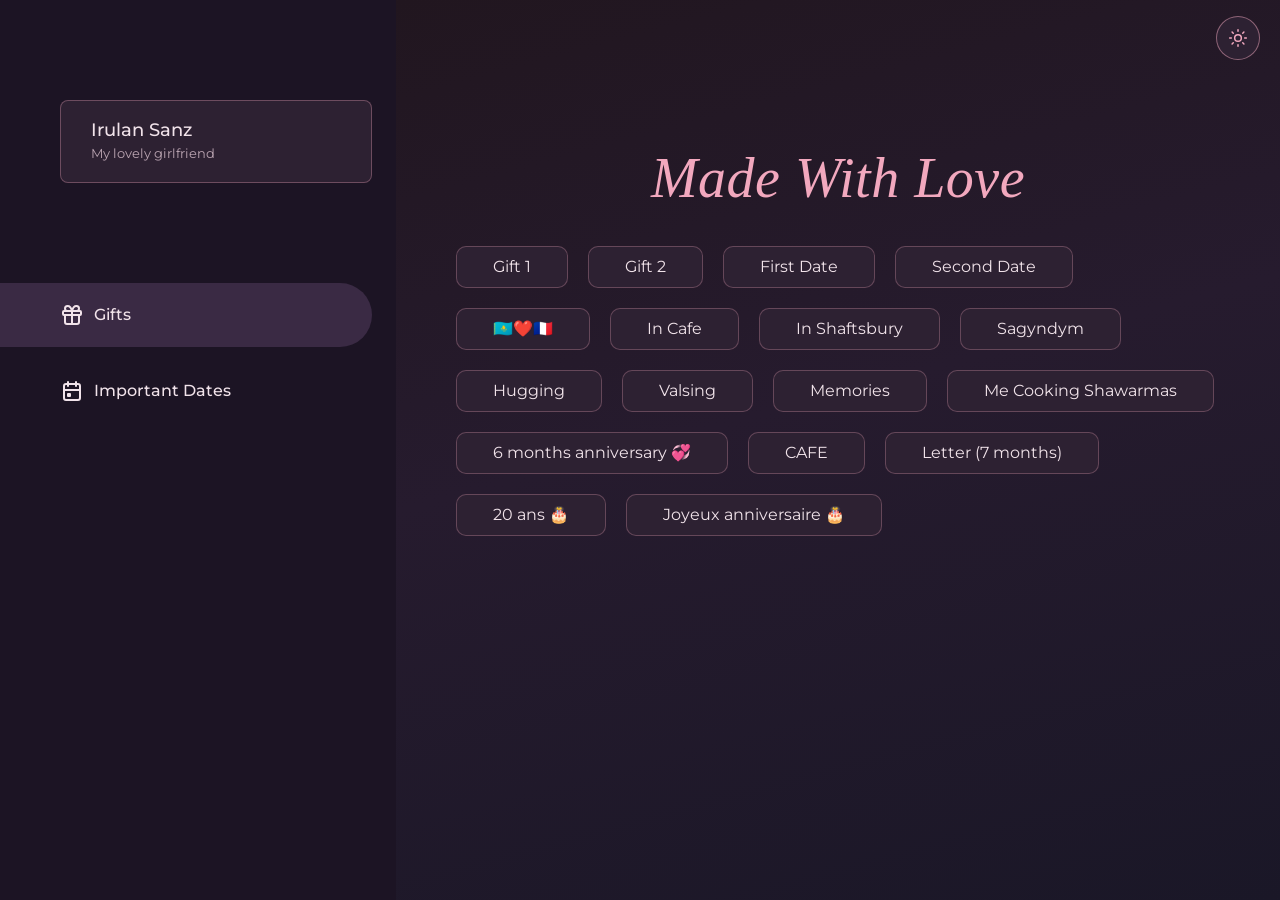
<file: index.html>
<!DOCTYPE html>
<html lang="en">
<head>
    <meta charset="UTF-8">
    <meta name="viewport" content="width=device-width, initial-scale=1.0">
    <title>So Close But So Far</title>
    <link rel="shortcut icon" href="src/heart.png" type="image/x-icon">
    <link rel="preconnect" href="https://fonts.googleapis.com">
    <link rel="preconnect" href="https://fonts.gstatic.com" crossorigin>
    <link href="https://fonts.googleapis.com/css2?family=Montserrat:wght@400;500;700&family=Rubik:wght@500&display=swap"
          rel="stylesheet">
    <link rel="stylesheet" href="src/style.css?v=dark1">
<script>(function(){var t='dark';try{var v=localStorage.getItem('theme');if(v==='light'||v==='dark')t=v;}catch(e){}document.documentElement.setAttribute('data-theme',t);})();</script>
</head>
<body id="body">
<button class="theme" id="theme" type="button" aria-label="Thème clair" title="Dark / light">
    <svg class="moon" width="20" height="20" viewBox="0 0 24 24" aria-hidden="true"><path d="M20 14.5A8.5 8.5 0 0 1 9.5 4 8.5 8.5 0 1 0 20 14.5z"/></svg>
    <svg class="sun" width="20" height="20" viewBox="0 0 24 24" aria-hidden="true"><circle cx="12" cy="12" r="4"/><path d="M12 2v2M12 20v2M4.9 4.9l1.4 1.4M17.7 17.7l1.4 1.4M2 12h2M20 12h2M4.9 19.1l1.4-1.4M17.7 6.3l1.4-1.4"/></svg>
</button>
<div class="overlay" id="overlay"></div>
<div class="layout">
    <div class="burger" id="burger">
        <svg viewBox="0 0 24 24" style="fill: #6B4E71" xmlns="http://www.w3.org/2000/svg" >
            <g id="SVGRepo_bgCarrier" stroke-width="0"></g>
            <g id="SVGRepo_tracerCarrier" stroke-linecap="round" stroke-linejoin="round"></g>
            <g id="SVGRepo_iconCarrier">
                <path d="M4 18L20 18" stroke="#2E1F3D" stroke-width="2" stroke-linecap="round"></path>
                <path d="M4 12L20 12" stroke="#2E1F3D" stroke-width="2" stroke-linecap="round"></path>
                <path d="M4 6L20 6" stroke="#2E1F3D" stroke-width="2" stroke-linecap="round"></path>
            </g>
        </svg>
    </div>
    <aside class="sidebar" id="sidebar">
        <div class="sidebar__inner">
            <div class="logo">
            </div>
            <div class="sidebar__user">
                <div class="sidebar__name">Irulan Sanz</div>
                <div class="sidebar__text">My lovely girlfriend</div>
            </div>
            <div class="sidebar__tabs">
                <div class="sidebar__item">
                    <button class="sidebar__button active" id="tasks">
                        <svg xmlns="http://www.w3.org/2000/svg" width="24" height="24" viewBox="0 0 24 24" fill="none" stroke="currentColor" stroke-width="2" stroke-linecap="round" stroke-linejoin="round" class="icon icon-tabler icons-tabler-outline icon-tabler-gift">
	<path stroke="none" d="M0 0h24v24H0z" fill="none" />
	<path d="M3 9a1 1 0 0 1 1 -1h16a1 1 0 0 1 1 1v2a1 1 0 0 1 -1 1h-16a1 1 0 0 1 -1 -1l0 -2" />
	<path d="M12 8l0 13" />
	<path d="M19 12v7a2 2 0 0 1 -2 2h-10a2 2 0 0 1 -2 -2v-7" />
	<path d="M7.5 8a2.5 2.5 0 0 1 0 -5a4.8 8 0 0 1 4.5 5a4.8 8 0 0 1 4.5 -5a2.5 2.5 0 0 1 0 5" />
</svg>
                        <span>Gifts</span></button>
                </div>
                <div class="sidebar__item">
                    <button class="sidebar__button" id="diplom">
                        <svg xmlns="http://www.w3.org/2000/svg" width="24" height="24" viewBox="0 0 24 24" fill="none" stroke="currentColor" stroke-width="2" stroke-linecap="round" stroke-linejoin="round" class="icon icon-tabler icons-tabler-outline icon-tabler-calendar-event">
	<path stroke="none" d="M0 0h24v24H0z" fill="none" />
	<path d="M4 7a2 2 0 0 1 2 -2h12a2 2 0 0 1 2 2v12a2 2 0 0 1 -2 2h-12a2 2 0 0 1 -2 -2l0 -12" />
	<path d="M16 3l0 4" />
	<path d="M8 3l0 4" />
	<path d="M4 11l16 0" />
	<path d="M8 15h2v2h-2l0 -2" />
</svg>
                        <span>Important Dates</span></button>
                </div>
            </div>
        </div>

    </aside>
    <div class="content">
        <div class="container">
            <div class="content__block" id="tasksBlock">
                <div class="content__title">Made With Love</div>
                <ul class="content__list">
                    <li class="content__list-item">
                        <a href="./gift-1/index.html">Gift 1</a>
                    </li>
                    <li class="content__list-item">
                        <a href="./gift-2/index.html">Gift 2</a>
                    </li>
                    <li class="content__list-item">
                        <a href="https://drive.google.com/file/d/1vMadhdQ48kXOp07n8QsSt-vH53IT0Gt-/view?usp=sharing">First Date</a>
                    </li>
                    <li class="content__list-item">
                        <a href="https://drive.google.com/file/d/1kH64Qz3MHeMXnkR8MuAai43NfWdswU0U/view?usp=sharing">Second Date</a>
                    </li>
                    <li class="content__list-item">
                        <a href="https://drive.google.com/file/d/1e94UzsTkq8WZ018yIeNblCleBxQsToX7/view?usp=sharing">🇰🇿❤️🇫🇷</a>
                    </li>
                    <li class="content__list-item">
                        <a href="https://drive.google.com/file/d/1Pieof80owpsbO8zSJvdYTM5wlfrEpz8Y/view?usp=sharing">In Cafe</a>
                    </li>
                    <li class="content__list-item">
                        <a href="https://drive.google.com/file/d/1KIeL0_NFZtrSvxo--47qkr-NeCgeh2dK/view?usp=sharing">In Shaftsbury</a>
                    </li>
                    <li class="content__list-item">
                        <a href="https://drive.google.com/file/d/1adfDIn1GOYjcE4neSgO3Gx4keekBpPJ_/view?usp=sharing">Sagyndym</a>
                    </li>
                    <li class="content__list-item">
                        <a href="https://drive.google.com/file/d/1BkaM4GAUIr9EUD3JHSgV0LBEfNDgz8p4/view?usp=sharing">Hugging</a>
                    </li>
                    <li class="content__list-item">
                        <a href="https://drive.google.com/file/d/1XQY9u5bxkwegvib9I2O7UmXGaK68p4Ai/view?usp=sharing">Valsing</a>
                    </li>
                    <li class="content__list-item">
                        <a href="https://drive.google.com/file/d/16zDZgb0zjjOt9zTueXyhuY5tb6ojPlMr/view?usp=sharing">Memories</a>
                    </li>
                    <li class="content__list-item">
                        <a href="https://drive.google.com/file/d/1yFAqf7BYhonO5aMoZCrLB5J5wGKs2Dpw/view?usp=sharing">Me Cooking Shawarmas</a>
                    </li>
                    <li class="content__list-item">
                        <a href="./6-month-anniversary/index.html">6 months anniversary 💞</a>
                    </li>
                    <li class="content__list-item">
                        <a href="./cafe-gift/index.html">CAFE</a>
                    </li>
                    <li class="content__list-item">
                        <a href="https://irulans.github.io/Seven_Month/">Letter (7 months)</a>
                    </li>
                    <li class="content__list-item">
                        <a href="./20-ans/index.html">20 ans 🎂</a>
                    </li>
                    <li class="content__list-item">
                        <a href="./happy-birthday/index.html">Joyeux anniversaire 🎂</a>
                    </li>
                </ul>
            </div>
            <div class="content__block hidden" id="diplomBlock">

<style>
  @import url('https://fonts.googleapis.com/css2?family=Playfair+Display:ital,wght@0,500;1,500&family=Dancing+Script:wght@600&display=swap');

  .story-section {
    background: #D4C7EA;
    font-family: "Playfair Display", Georgia, serif;
  }

  .story-inner {
    max-width: 620px;
    margin: 0 auto;
  }

  .story-title {
    font-family: "Dancing Script", cursive;
    font-weight: 600;
    font-size: 56px;
    color: #4A2E63;
    text-align: center;
    margin: 0 0 8px;
  }

  .story-subtitle {
    font-style: italic;
    font-size: 16px;
    color: #5C4A73;
    text-align: center;
    margin: 0 0 56px;
  }

  .counter-card {
    text-align: center;
    margin: 0 0 64px;
    padding-bottom: 48px;
    border-bottom: 1px solid rgba(74, 46, 99, 0.25);
  }

  .counter-label {
    font-style: italic;
    font-size: 14px;
    letter-spacing: 1px;
    color: #5C4A73;
    margin: 0 0 16px;
  }

  .counter-number {
    font-size: 48px;
    color: #4A2E63;
    line-height: 1;
    margin: 0 0 6px;
  }

  .counter-unit-label {
    font-style: italic;
    font-size: 13px;
    color: #5C4A73;
    letter-spacing: 0.5px;
  }

  .timeline {
    position: relative;
    padding-left: 36px;
  }

  .timeline::before {
    content: "";
    position: absolute;
    left: 5px;
    top: 6px;
    bottom: 6px;
    width: 1px;
    background: rgba(74, 46, 99, 0.35);
  }

  .entry {
    position: relative;
    margin-bottom: 52px;
  }

  .entry:last-child {
    margin-bottom: 0;
  }

  .entry::before {
    content: "";
    position: absolute;
    left: -36px;
    top: 6px;
    width: 10px;
    height: 10px;
    border-radius: 50%;
    background: #4A2E63;
  }

  .entry-date {
    font-style: italic;
    font-size: 15px;
    color: #6B4E71;
    margin: 0 0 6px;
  }

  .entry-text {
    font-size: 22px;
    color: #2E1F3D;
    margin: 0;
  }

  @media (max-width: 640px) {
    .story-section { padding: 64px 18px 80px; }
    .story-title { font-size: 38px; }
    .story-subtitle { font-size: 14px; margin-bottom: 40px; }

    .counter-card { margin-bottom: 44px; padding-bottom: 32px; }
    .counter-number { font-size: 34px; }
    .counter-unit-label { font-size: 11px; }

    .timeline { padding-left: 26px; }
    .timeline::before { left: 4px; }
    .entry { margin-bottom: 36px; }
    .entry::before { left: -26px; width: 8px; height: 8px; }
    .entry-date { font-size: 13px; }
    .entry-text { font-size: 18px; }
  }
</style>

<section class="story-section">
  <div class="story-inner">

    <div class="counter-card">
      <p class="counter-label">together since March 7, 2026</p>
      <div class="counter-number" id="c-days">0</div>
      <div class="counter-unit-label">days</div>
    </div>

    <div class="timeline">


      <div class="entry">
        <p class="entry-date">January 26, 2026</p>
        <p class="entry-text">The day we met.</p>
      </div>
      <!-- ============================================= -->

      <div class="entry">
        <p class="entry-date">February 4, 2026</p>
        <p class="entry-text">The day we first spoke.</p>
      </div>

      <div class="entry">
        <p class="entry-date">February 11, 2026</p>
        <p class="entry-text">The day I made the first move.</p>
      </div>

      <div class="entry">
        <p class="entry-date">March 7, 2026</p>
        <p class="entry-text">The day our relationship began.</p>
      </div>

      <div class="entry">
        <p class="entry-date">March 10, 2026</p>
        <p class="entry-text">Our first kiss.</p>
      </div>

      <div class="entry">
        <p class="entry-date">Today and</p>
        <p class="entry-text">Forever&hellip;</p>
      </div>

    </div>
  </div>
</section>

<script>
  (function () {
    var start = new Date("2026-03-07T00:00:00");

    function update() {
      var now = new Date();
      var diff = now - start;
      if (diff < 0) diff = 0;

      var days = Math.floor(diff / (1000 * 60 * 60 * 24));
      document.getElementById("c-days").textContent = days;
    }

    update();
    setInterval(update, 60 * 1000);
  })();
</script>

                
            </div>
        </div>
    </div>
</div>
<script src="src/index.js?v=dark1"></script>
<script>(function(){var r=document.documentElement,b=document.getElementById('theme');function sync(){var d=r.getAttribute('data-theme')==='dark';b.setAttribute('aria-label',d?'Switch to light theme':'Switch to dark theme');b.setAttribute('aria-pressed',d?'true':'false');}b.addEventListener('click',function(){var n=r.getAttribute('data-theme')==='dark'?'light':'dark';r.setAttribute('data-theme',n);try{localStorage.setItem('theme',n);}catch(e){}sync();});sync();})();</script>
</body>
</html>
</file>
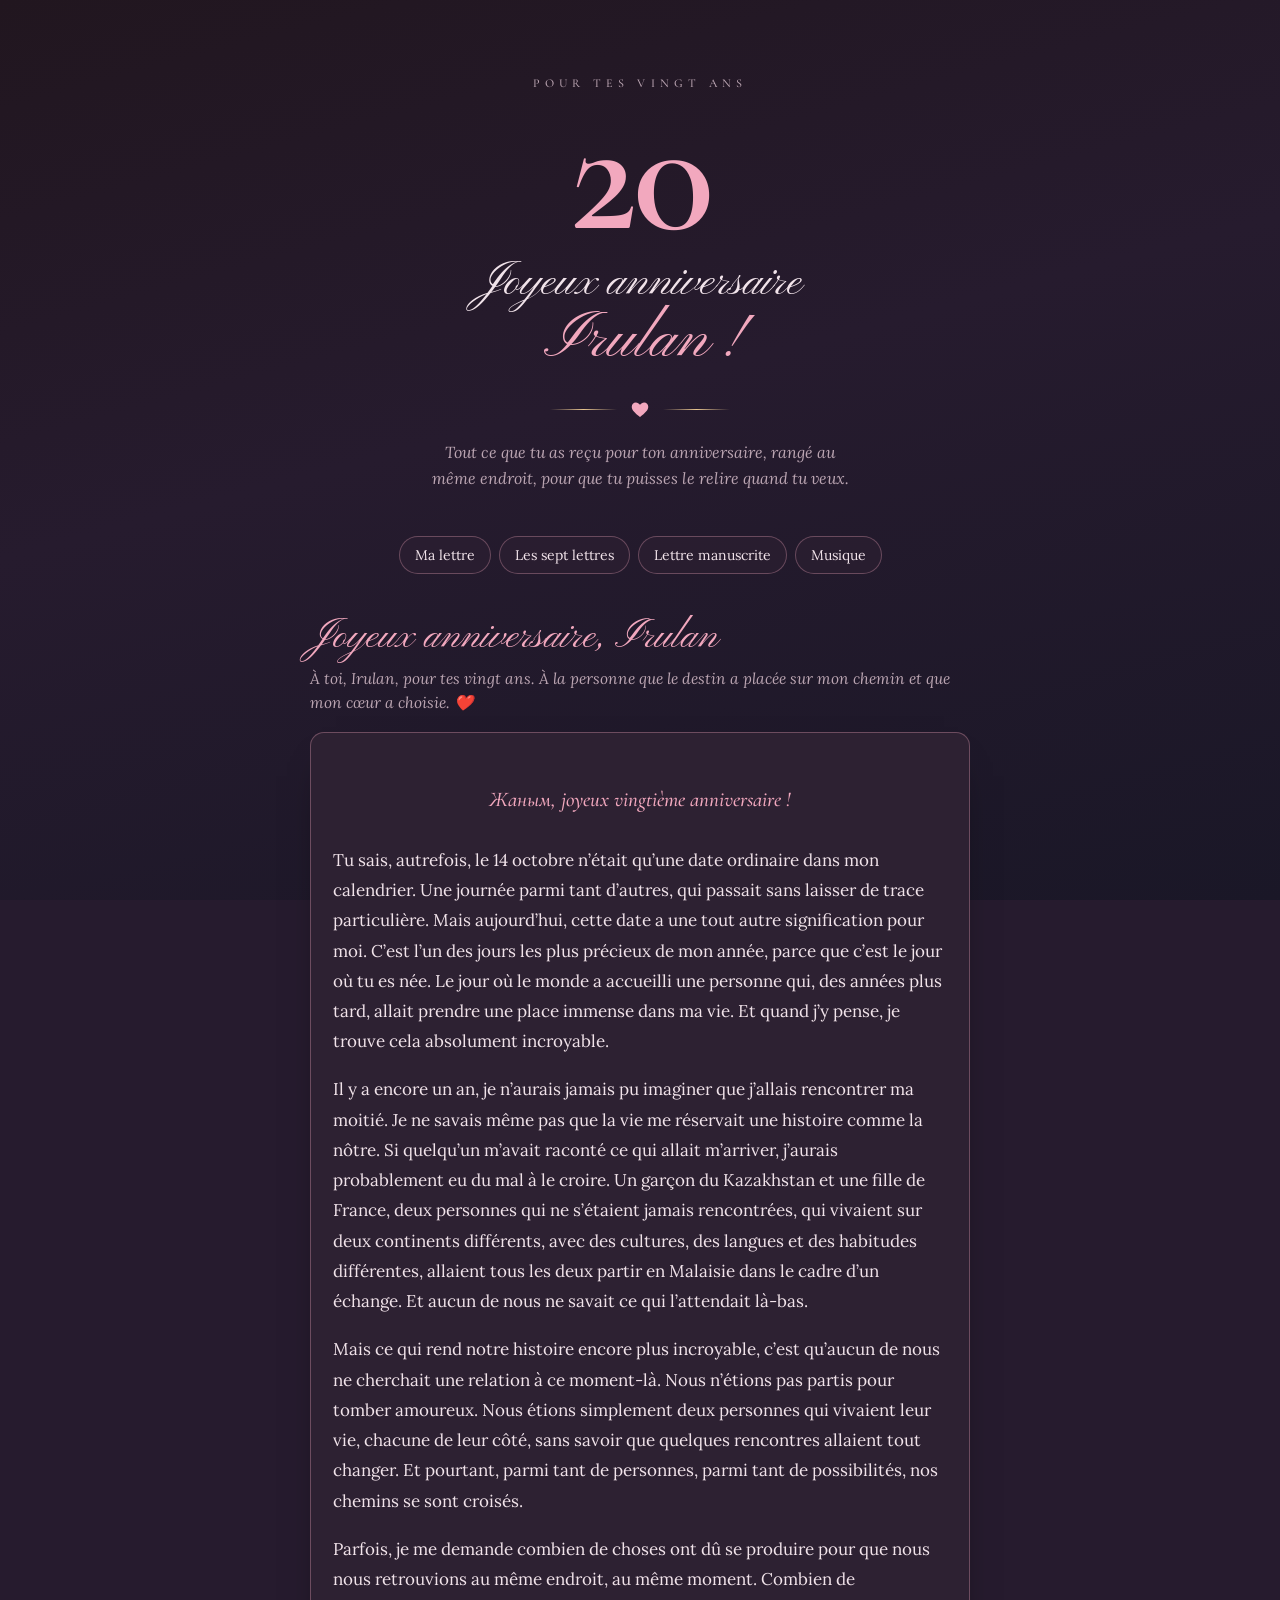
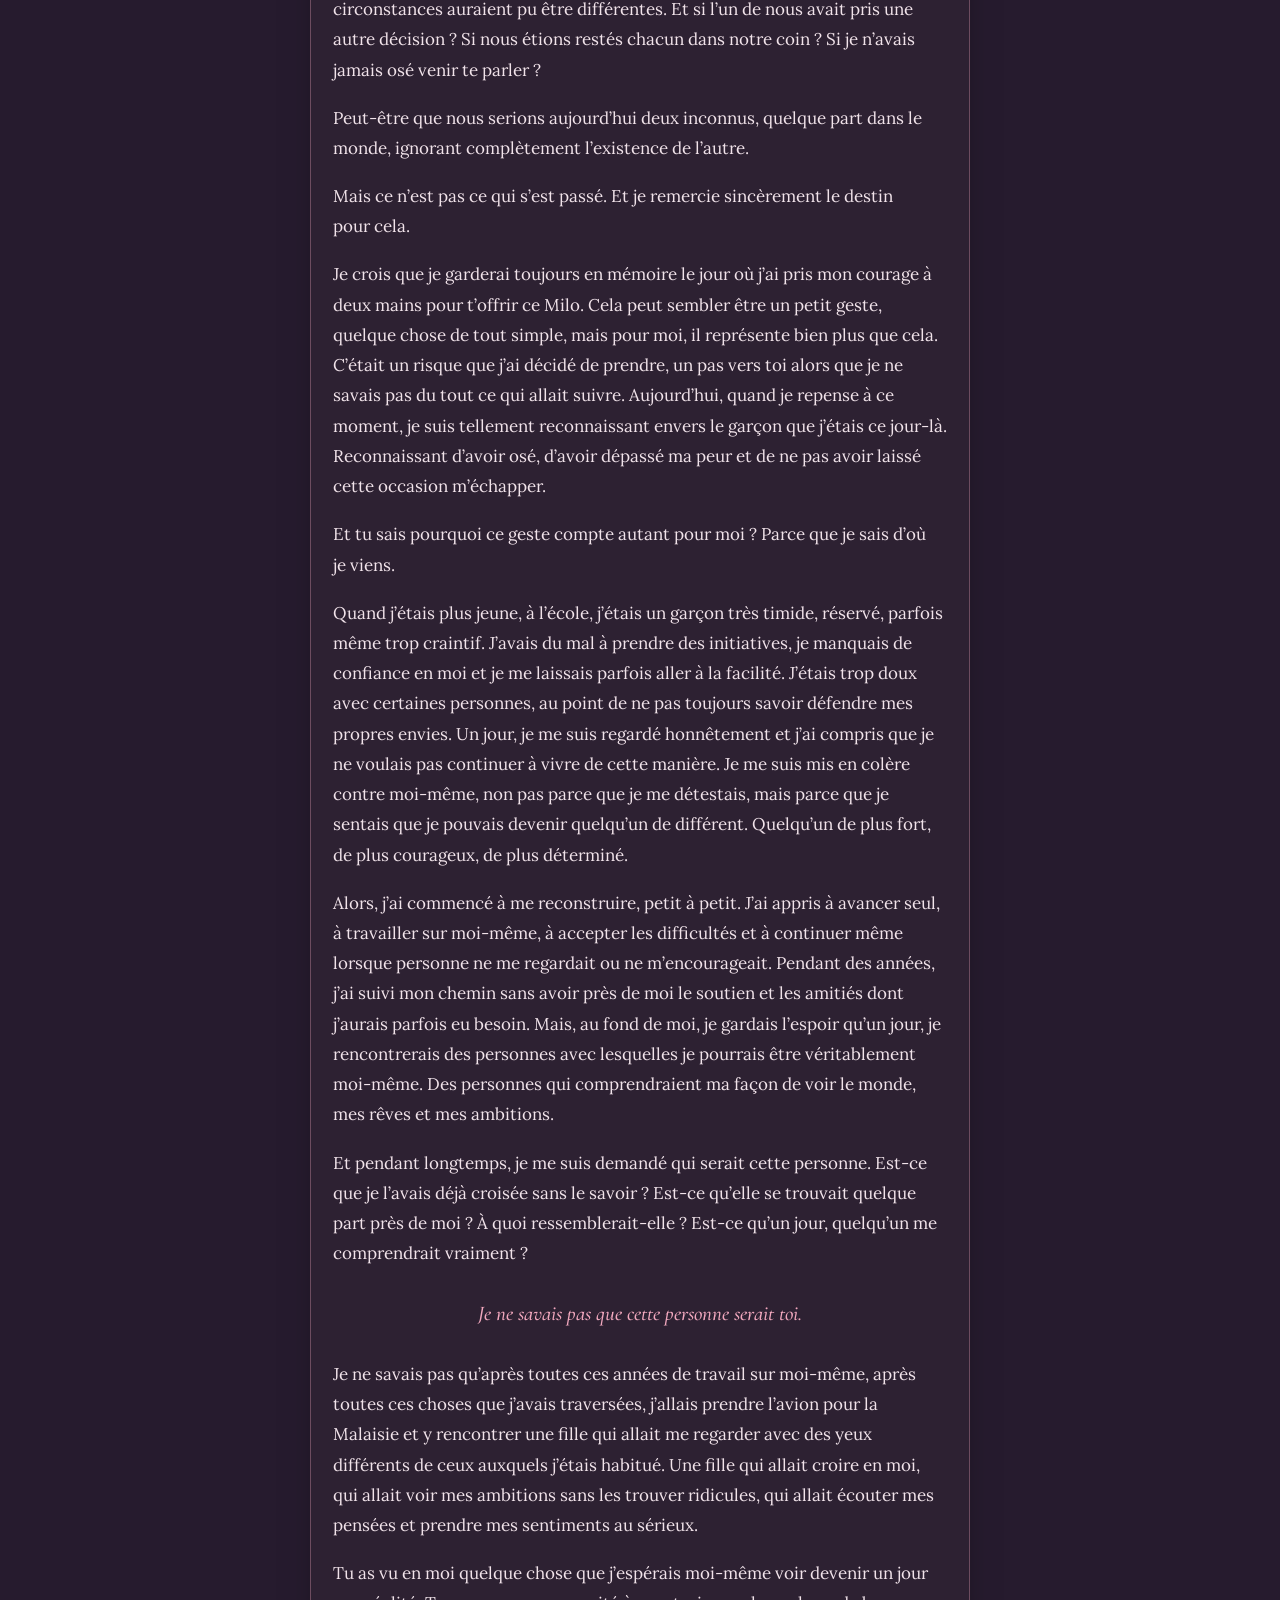
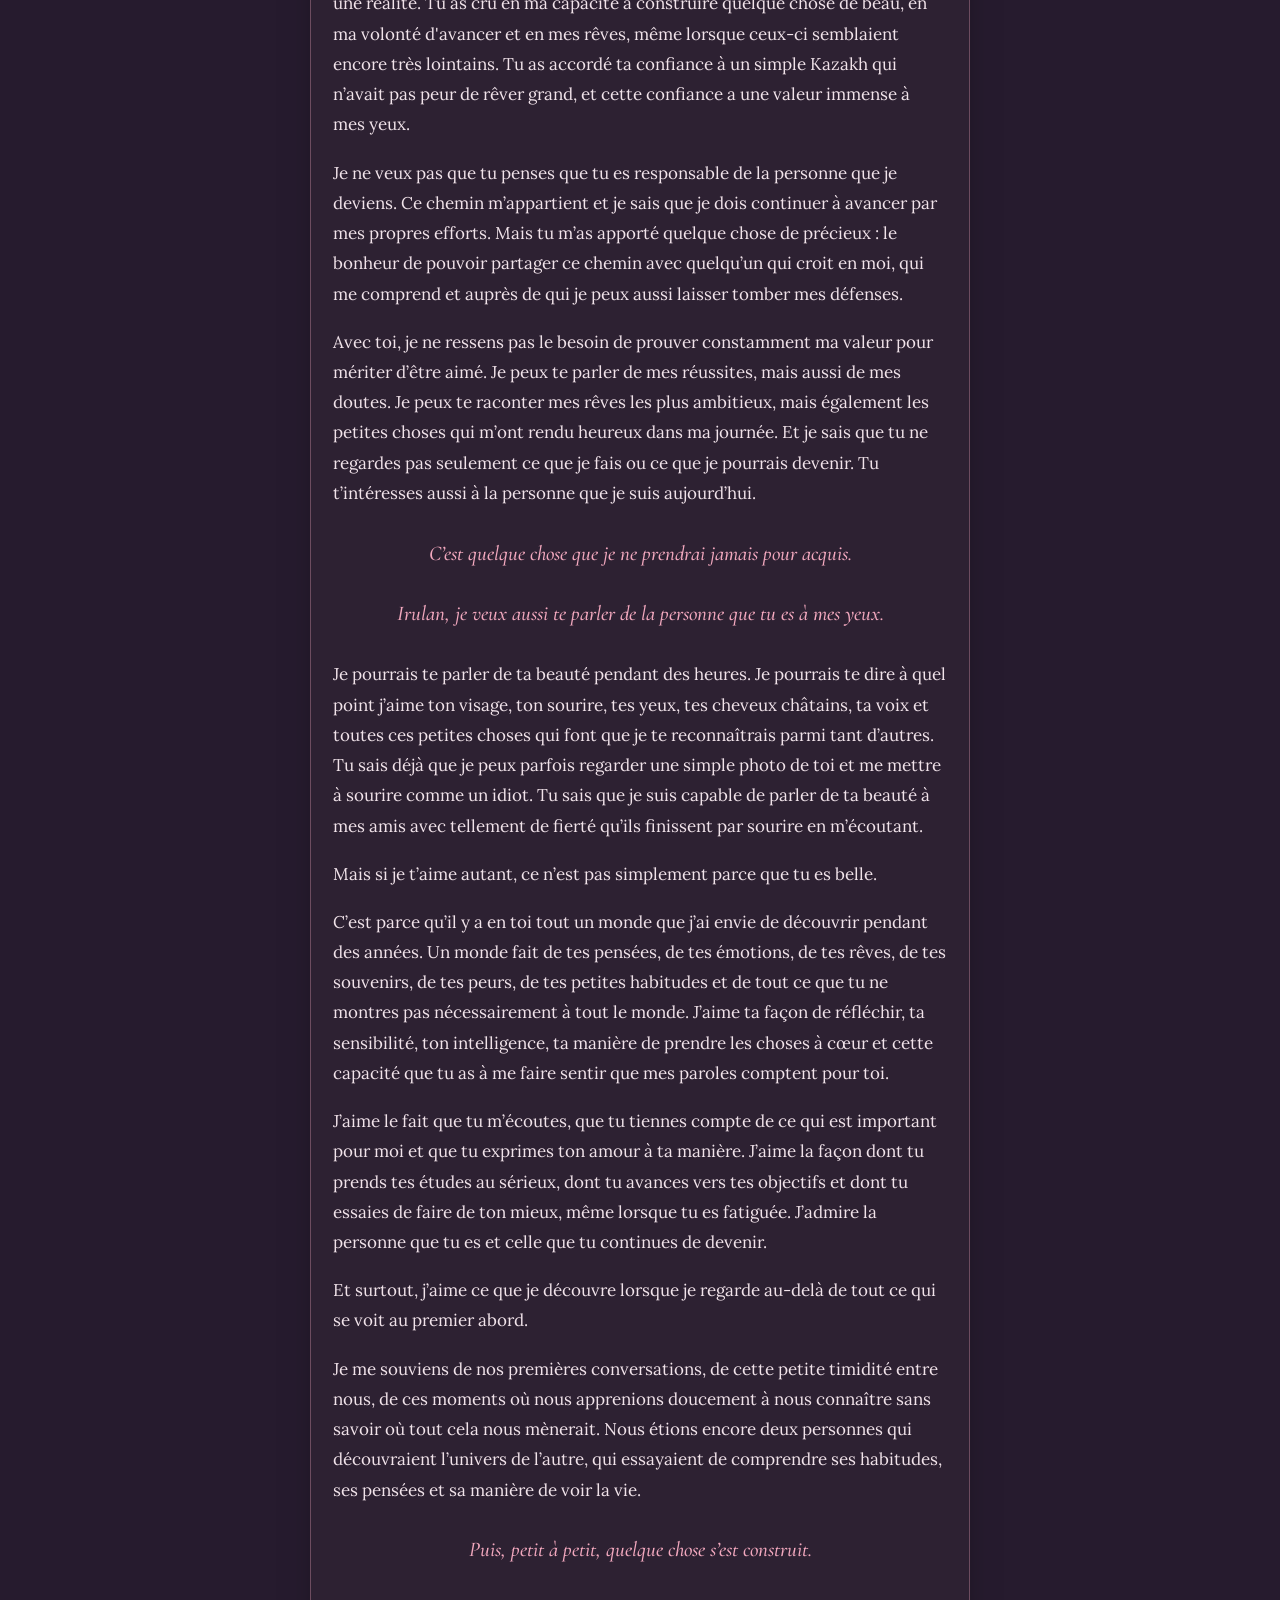
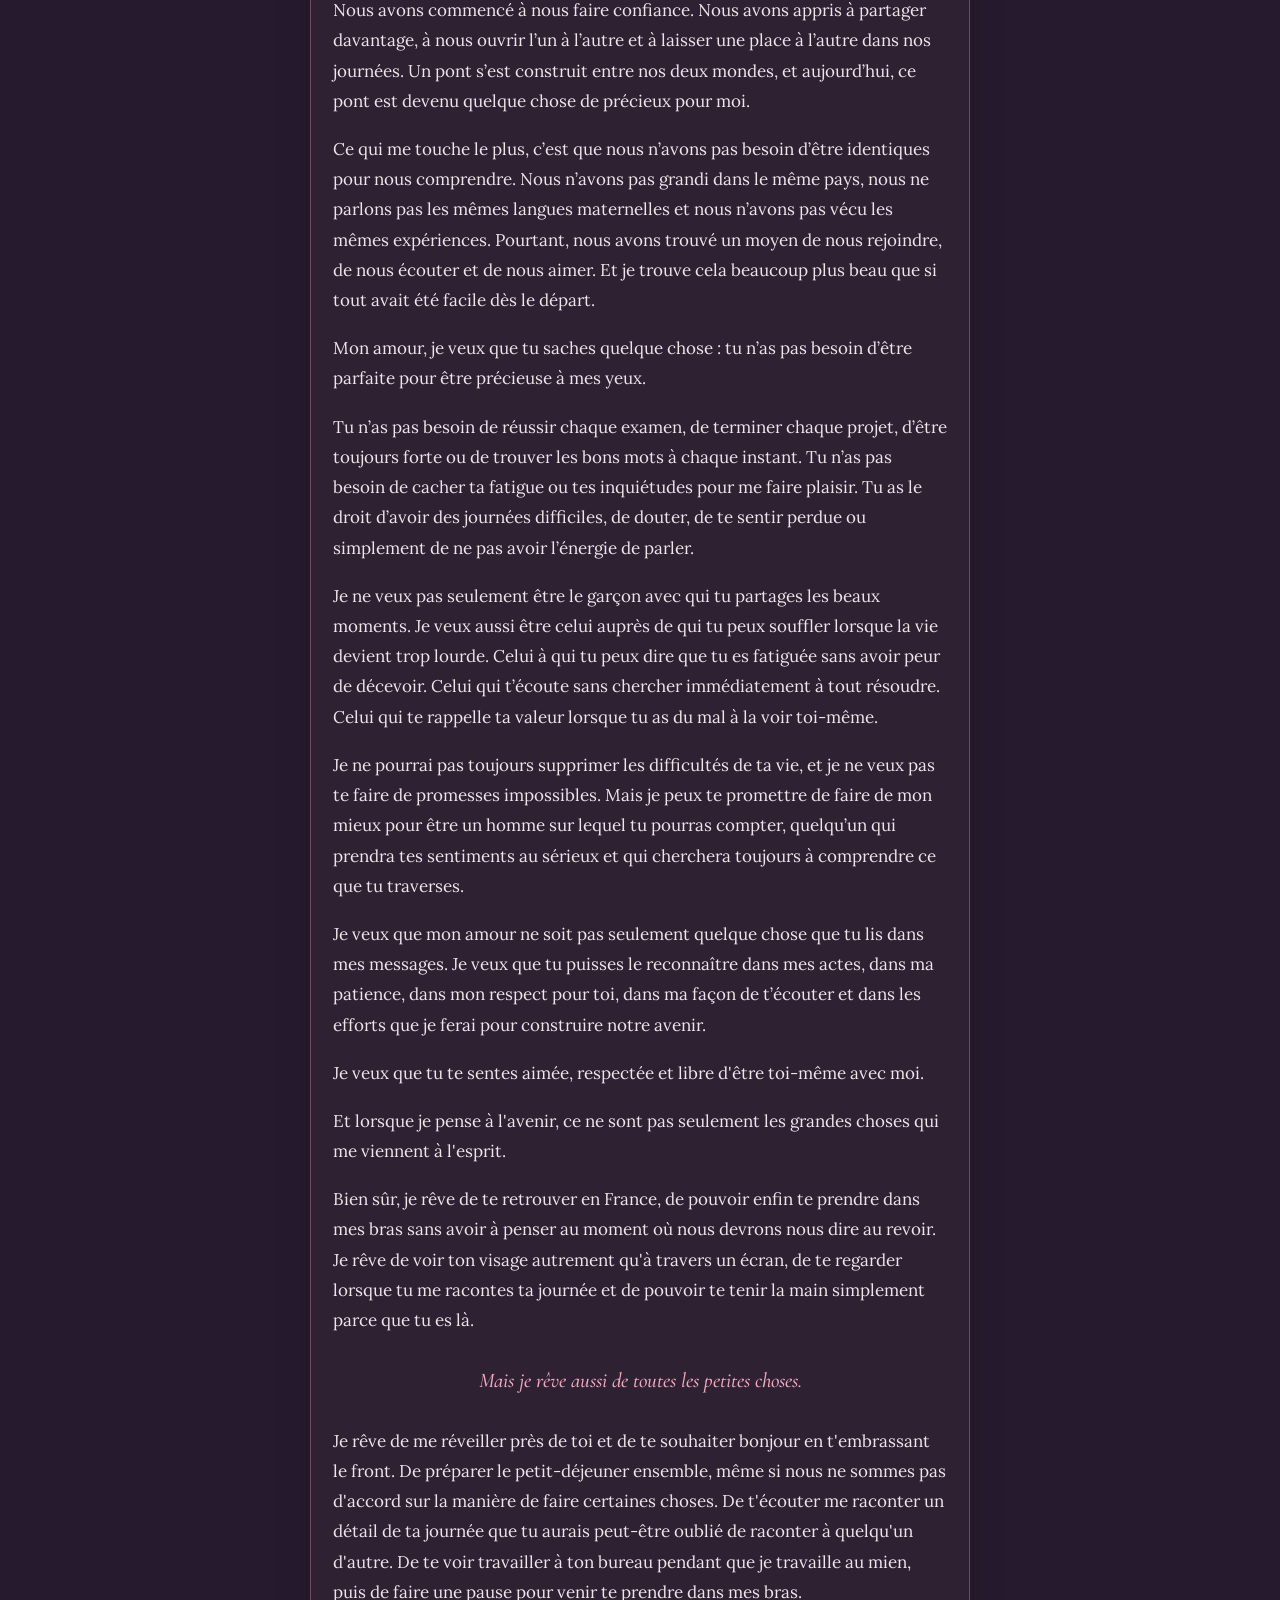
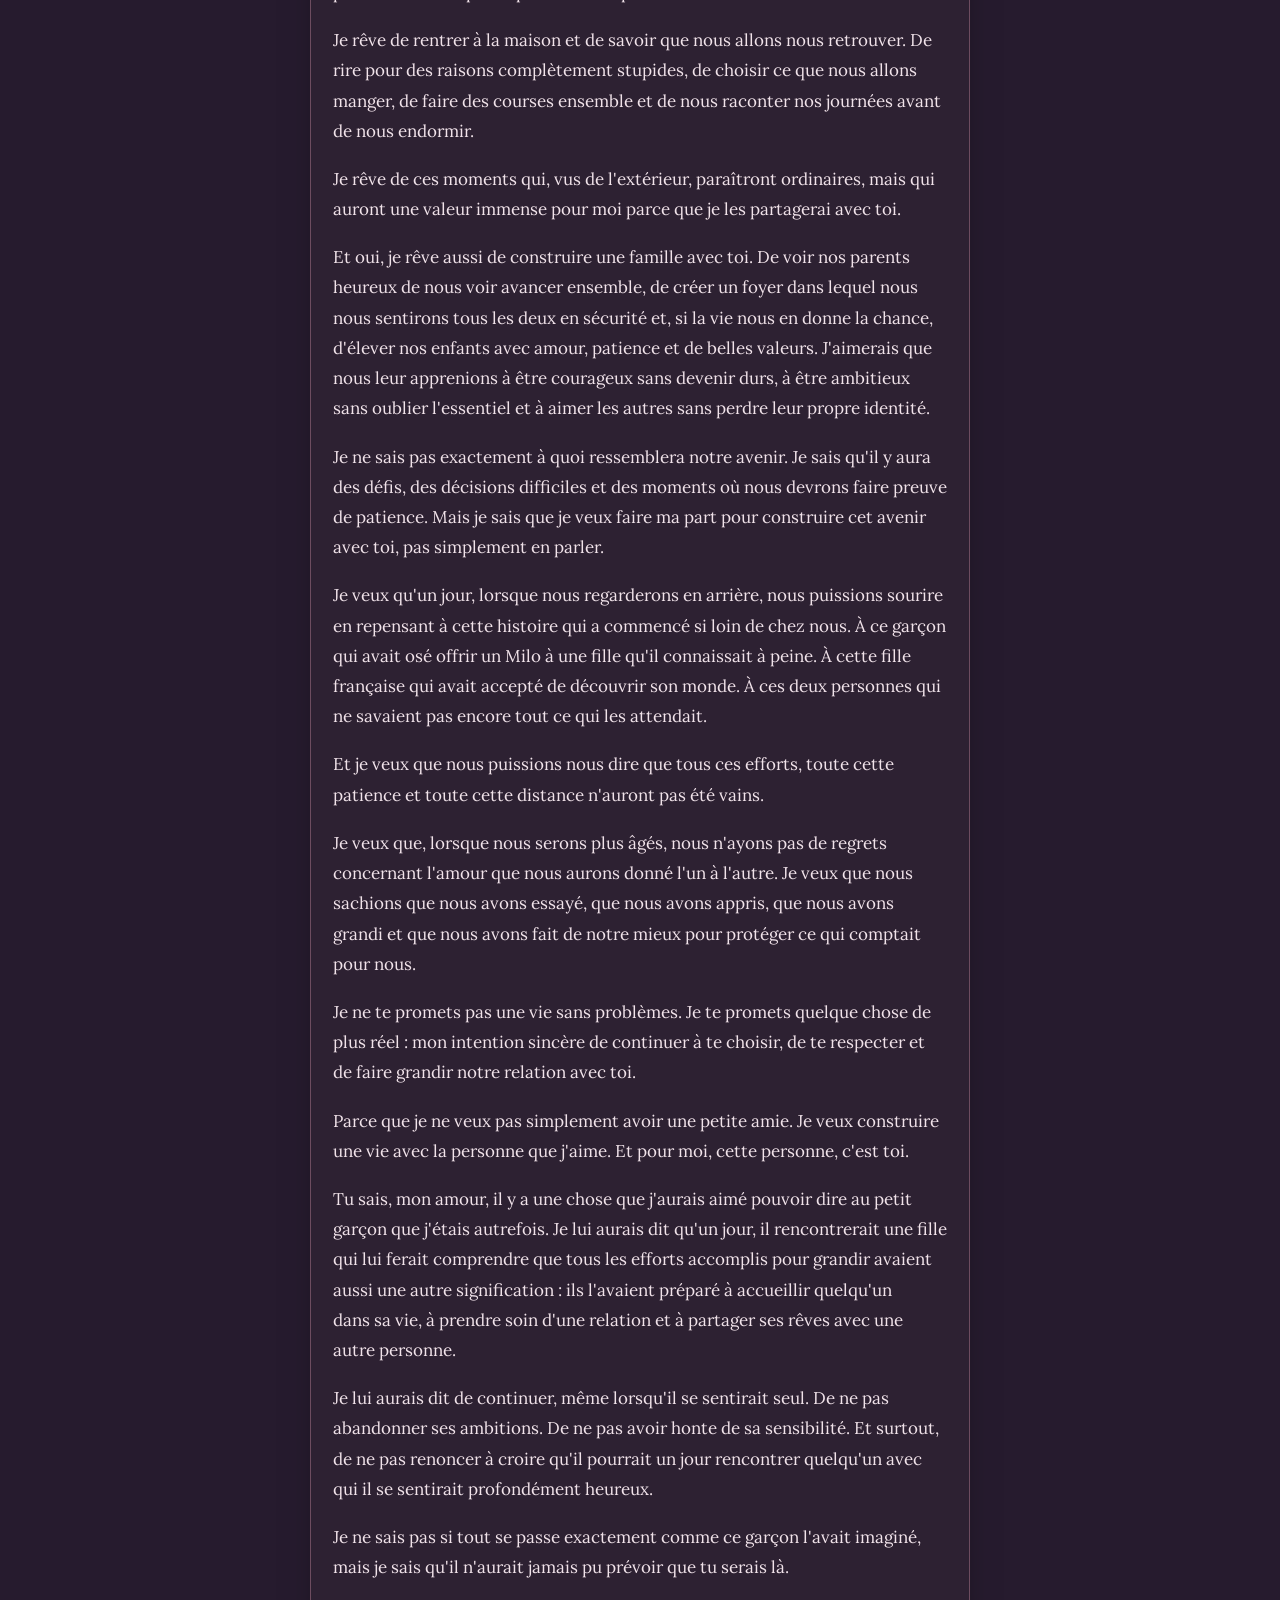
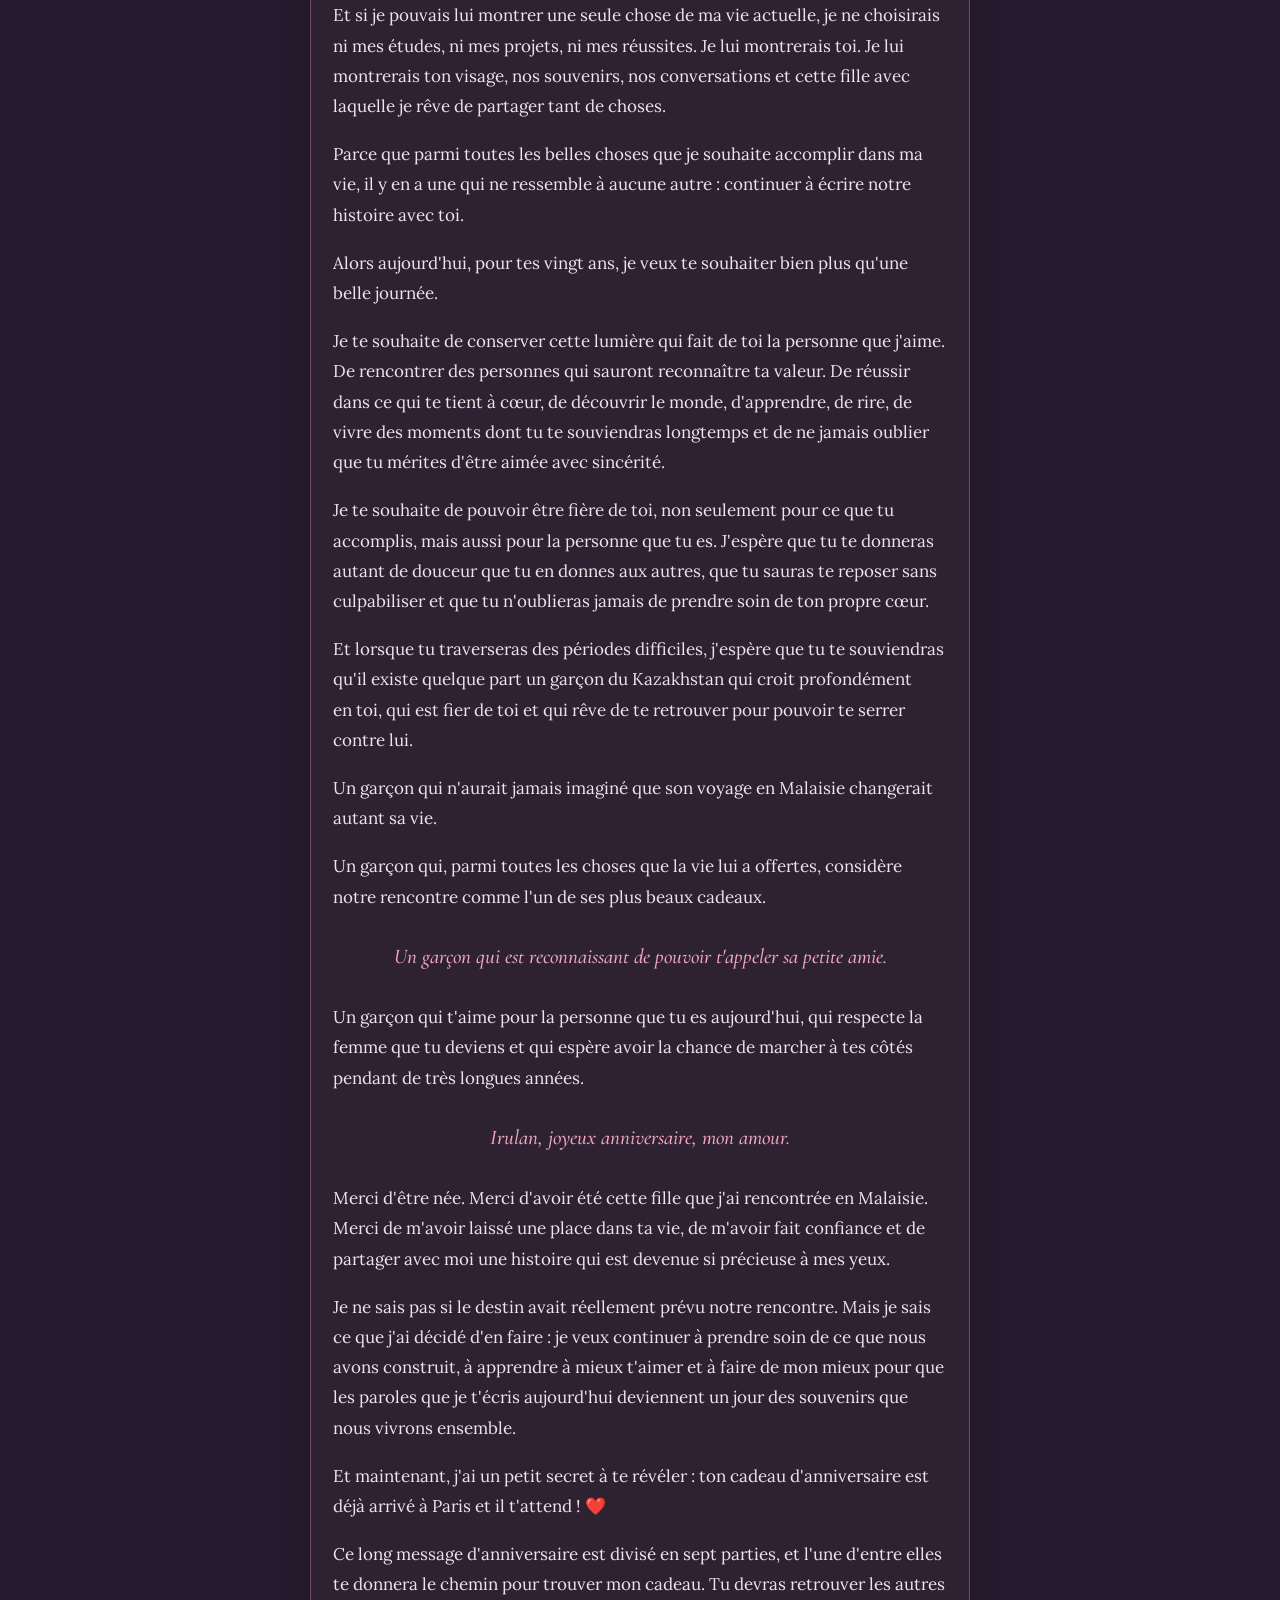
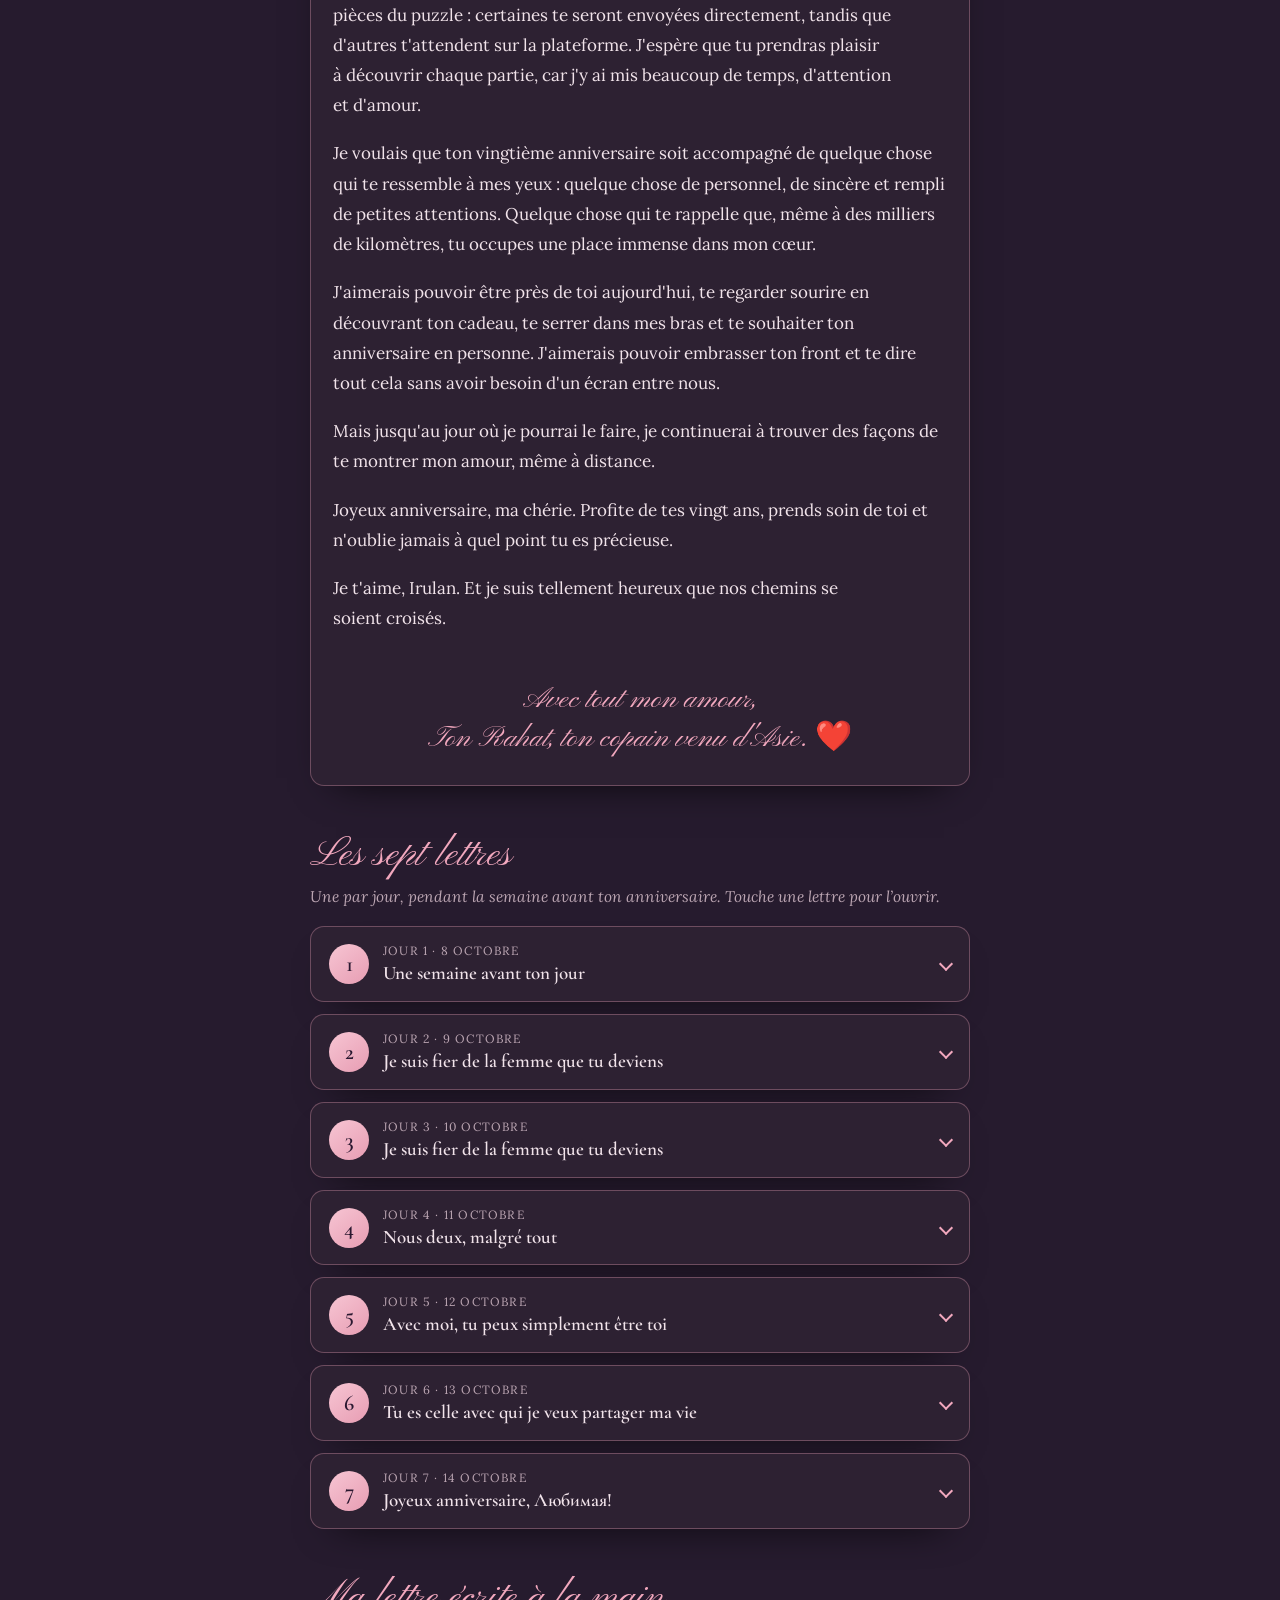
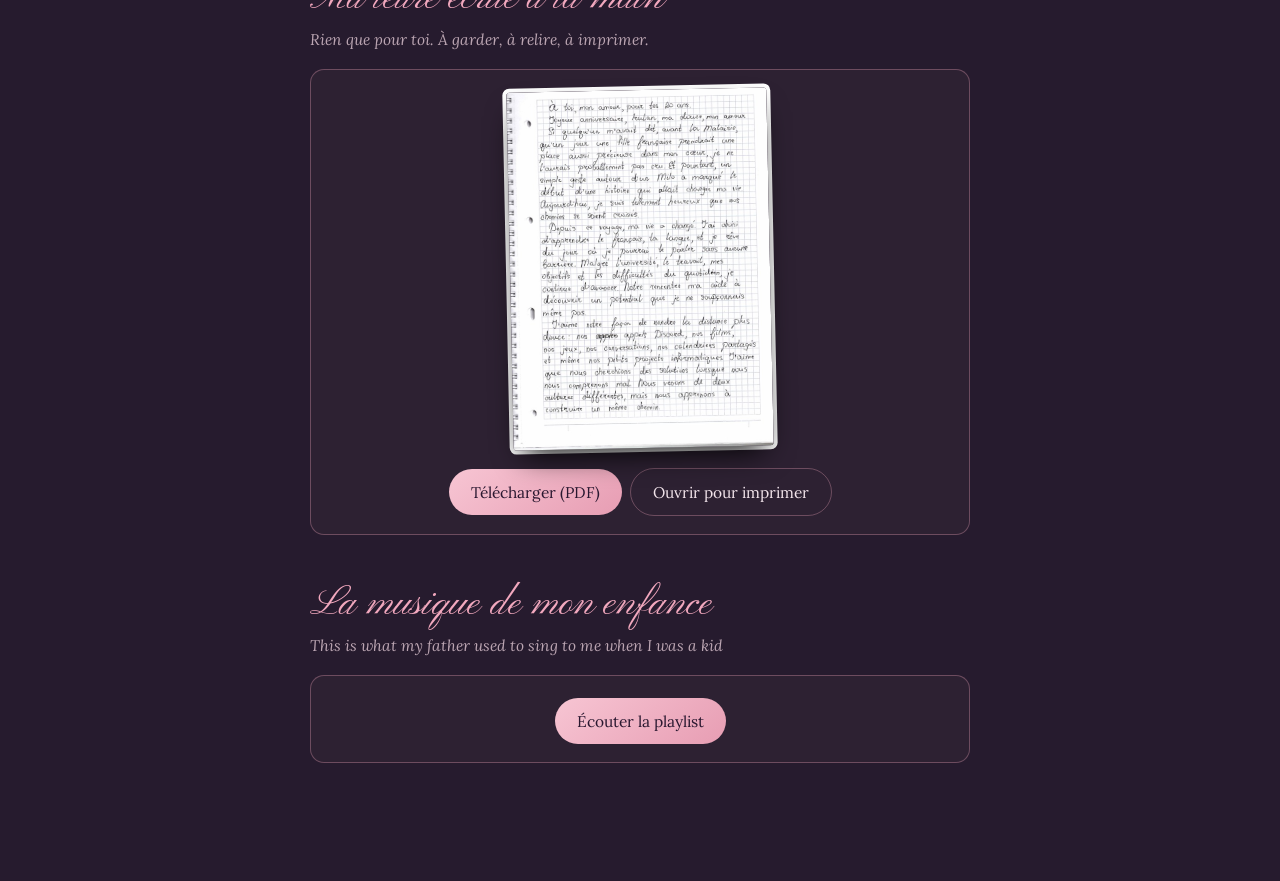
<file: 20-ans/index.html>
<!doctype html>
<html lang="fr"><head><meta charset="utf-8"><meta name="viewport" content="width=device-width,initial-scale=1,viewport-fit=cover">
<title>20 ans, Irulan</title><meta name="theme-color" content="#261B2E">
<meta name="robots" content="noindex">
<link rel="preconnect" href="https://fonts.googleapis.com"><link rel="preconnect" href="https://fonts.gstatic.com" crossorigin>
<link href="https://fonts.googleapis.com/css2?family=Cormorant+Garamond:ital,wght@0,500;0,600;1,500&family=Lora:ital,wght@0,400;0,500;1,400&family=Pinyon+Script&display=swap" rel="stylesheet">
<style>
:root{--bg-a:#21161F;--bg-b:#261B2E;--bg-c:#1A1727;--paper:#2D2132;--paper2:#352639;--rose:#F2A8BE;--ink:#F1E3EA;--hush:#BBA5B2;--line:rgba(242,168,190,.32);--gold:#E6C48F;--display:"Pinyon Script","Snell Roundhand",cursive;--num:"Cormorant Garamond",Georgia,serif;--text:"Lora",Georgia,serif;color-scheme:dark}
*{box-sizing:border-box}html{scroll-behavior:smooth}
body{margin:0;padding:0 16px 72px;min-height:100vh;color:var(--ink);font-family:var(--text);-webkit-font-smoothing:antialiased;background:var(--bg-b) linear-gradient(165deg,var(--bg-a),var(--bg-b) 45%,var(--bg-c)) fixed;overflow-x:hidden}
main{max-width:660px;margin:0 auto}
.hero{text-align:center;padding:76px 8px 34px}
.hero .k{font:500 12px var(--num);letter-spacing:.42em;text-transform:uppercase;color:var(--hush)}
.hero .n{font:600 clamp(110px,34vw,170px)/.88 var(--num);color:var(--rose);margin:10px 0 0;letter-spacing:-.02em}
.hero .j{font:clamp(34px,10vw,46px)/1.1 var(--display);margin-top:8px}
.hero .nm{font:clamp(46px,14vw,64px)/1.05 var(--display);color:var(--rose)}
.hero p{margin:22px auto 0;max-width:30em;font-style:italic;color:var(--hush);line-height:1.6;font-size:16px;text-wrap:balance}
.orn{display:flex;align-items:center;justify-content:center;gap:14px;margin:26px auto 0;width:180px}.orn i{flex:1;height:1px;background:linear-gradient(90deg,transparent,var(--gold),transparent)}.orn svg{width:18px;height:17px;fill:var(--rose)}
nav{display:flex;flex-wrap:wrap;gap:8px;justify-content:center;margin:10px 0 40px}
nav a{padding:9px 15px;border:1px solid var(--line);border-radius:999px;color:var(--ink);text-decoration:none;font-size:14px;background:rgba(45,33,50,.6)}
nav a:focus-visible,summary:focus-visible,.btn:focus-visible{outline:3px solid var(--rose);outline-offset:3px}
section{margin:0 0 46px}
h2{font:500 clamp(30px,8.5vw,40px)/1.15 var(--display);color:var(--rose);margin:0 0 6px;font-weight:400}
.lead{margin:0 0 18px;color:var(--hush);font-style:italic;line-height:1.55;font-size:15.5px}
.card{background:var(--paper);border:1px solid var(--line);border-radius:14px;margin:0 0 12px;box-shadow:0 18px 40px -26px #000}
.card summary{list-style:none;display:flex;align-items:center;gap:14px;padding:16px 18px;cursor:pointer;-webkit-tap-highlight-color:transparent}
.card summary::-webkit-details-marker{display:none}
.num{flex:none;width:40px;height:40px;border-radius:50%;display:grid;place-items:center;font:600 22px var(--num);color:#2A1830;background:linear-gradient(140deg,#F7C5D3,#E79DB3)}
.st{flex:1;min-width:0}.st small{display:block;font-size:12px;letter-spacing:.1em;text-transform:uppercase;color:var(--hush);margin-bottom:3px}.st b{font:600 19px/1.25 var(--num)}
.chev{flex:none;width:10px;height:10px;border-right:2px solid var(--rose);border-bottom:2px solid var(--rose);transform:rotate(45deg);transition:transform .25s}
details[open]>summary .chev{transform:rotate(-135deg)}
.body{padding:2px 22px 24px}
.body p{margin:0 0 1.05em;line-height:1.78;font-size:17px;text-wrap:pretty}
.body p.sal{font-style:italic;color:var(--rose)}
.body p.beat{font:italic 500 21px/1.5 var(--num);color:var(--rose);text-align:center;margin:1.4em 0}
.card.plain .body{padding:22px 22px 26px}
.body p.sig{margin:1.6em 0 0;text-align:center;font:30px/1.3 var(--display);color:var(--rose)}
.box{background:var(--paper);border:1px solid var(--line);border-radius:14px;padding:18px;text-align:center}
.paper{display:block;width:min(70%,260px);margin:2px auto 16px;border-radius:3px;box-shadow:0 14px 30px -10px #000,0 0 0 4px #fff;transform:rotate(-1.2deg)}
.photo{display:block;width:100%;max-height:340px;object-fit:cover;border-radius:10px;margin:0 0 14px}
.box h3{margin:0 0 4px;font:600 22px var(--num)}.box p{margin:0 0 14px;color:var(--hush);font-style:italic;line-height:1.5;font-size:15px}
.btn{display:inline-block;margin:4px 4px 0;padding:13px 22px;border-radius:999px;text-decoration:none;font-size:15.5px;color:#2A1830;background:linear-gradient(140deg,#F7C5D3,#E79DB3);border:0}
.btn.ghost{background:none;color:var(--ink);border:1px solid var(--line)}
audio{display:block;width:100%;margin:2px 0 4px;accent-color:#E79DB3}
.grid{display:grid;gap:14px}
footer{text-align:center;padding:24px 8px 0;color:var(--hush);font-style:italic;line-height:1.7}footer b{display:block;font:34px/1.3 var(--display);color:var(--rose);font-weight:400;margin-top:8px}
@media(prefers-reduced-motion:reduce){html{scroll-behavior:auto}.chev{transition:none}}
</style></head><body><main>
<header class="hero"><div class="k">Pour tes vingt ans</div><div class="n">20</div><div class="j">Joyeux anniversaire</div><div class="nm">Irulan !</div>
<div class="orn"><i></i><svg viewBox="0 0 24 22" aria-hidden="true"><path d="M12 21C5 15.4 1 11.7 1 7.2 1 4 3.4 1.5 6.5 1.5c2.2 0 4.2 1.2 5.5 3.2C13.3 2.7 15.3 1.5 17.5 1.5 20.6 1.5 23 4 23 7.2c0 4.5-4 8.2-11 13.8z"/></svg><i></i></div>
<p>Tout ce que tu as reçu pour ton anniversaire, rangé au même endroit, pour que tu puisses le relire quand tu veux.</p></header>
<nav><a href="#lettre">Ma lettre</a><a href="#lettres">Les sept lettres</a><a href="#main">Lettre manuscrite</a><a href="#musique">Musique</a></nav>

<section id="lettre"><h2>Joyeux anniversaire, Irulan</h2><p class="lead">À toi, Irulan, pour tes vingt ans. À la personne que le destin a placée sur mon chemin et que mon cœur a choisie. ❤️</p>
<div class="card plain"><div class="body"><p class="beat">Жаным, joyeux vingtième anniversaire !</p>
<p>Tu sais, autrefois, le 14 octobre n’était qu’une date ordinaire dans mon calendrier. Une journée parmi tant d’autres, qui passait sans laisser de trace particulière. Mais aujourd’hui, cette date a une tout autre signification pour moi. C’est l’un des jours les plus précieux de mon année, parce que c’est le jour où tu es née. Le jour où le monde a accueilli une personne qui, des années plus tard, allait prendre une place immense dans ma vie. Et quand j’y pense, je trouve cela absolument incroyable.</p>
<p>Il y a encore un an, je n’aurais jamais pu imaginer que j’allais rencontrer ma moitié. Je ne savais même pas que la vie me réservait une histoire comme la nôtre. Si quelqu’un m’avait raconté ce qui allait m’arriver, j’aurais probablement eu du mal à le croire. Un garçon du Kazakhstan et une fille de France, deux personnes qui ne s’étaient jamais rencontrées, qui vivaient sur deux continents différents, avec des cultures, des langues et des habitudes différentes, allaient tous les deux partir en Malaisie dans le cadre d’un échange. Et aucun de nous ne savait ce qui l’attendait là-bas.</p>
<p>Mais ce qui rend notre histoire encore plus incroyable, c’est qu’aucun de nous ne cherchait une relation à ce moment-là. Nous n’étions pas partis pour tomber amoureux. Nous étions simplement deux personnes qui vivaient leur vie, chacune de leur côté, sans savoir que quelques rencontres allaient tout changer. Et pourtant, parmi tant de personnes, parmi tant de possibilités, nos chemins se sont croisés.</p>
<p>Parfois, je me demande combien de choses ont dû se produire pour que nous nous retrouvions au même endroit, au même moment. Combien de circonstances auraient pu être différentes. Et si l’un de nous avait pris une autre décision ? Si nous étions restés chacun dans notre coin ? Si je n’avais jamais osé venir te parler ?</p>
<p>Peut-être que nous serions aujourd’hui deux inconnus, quelque part dans le monde, ignorant complètement l’existence de l’autre.</p>
<p>Mais ce n’est pas ce qui s’est passé. Et je remercie sincèrement le destin pour cela.</p>
<p>Je crois que je garderai toujours en mémoire le jour où j’ai pris mon courage à deux mains pour t’offrir ce Milo. Cela peut sembler être un petit geste, quelque chose de tout simple, mais pour moi, il représente bien plus que cela. C’était un risque que j’ai décidé de prendre, un pas vers toi alors que je ne savais pas du tout ce qui allait suivre. Aujourd’hui, quand je repense à ce moment, je suis tellement reconnaissant envers le garçon que j’étais ce jour-là. Reconnaissant d’avoir osé, d’avoir dépassé ma peur et de ne pas avoir laissé cette occasion m’échapper.</p>
<p>Et tu sais pourquoi ce geste compte autant pour moi ? Parce que je sais d’où je viens.</p>
<p>Quand j’étais plus jeune, à l’école, j’étais un garçon très timide, réservé, parfois même trop craintif. J’avais du mal à prendre des initiatives, je manquais de confiance en moi et je me laissais parfois aller à la facilité. J’étais trop doux avec certaines personnes, au point de ne pas toujours savoir défendre mes propres envies. Un jour, je me suis regardé honnêtement et j’ai compris que je ne voulais pas continuer à vivre de cette manière. Je me suis mis en colère contre moi-même, non pas parce que je me détestais, mais parce que je sentais que je pouvais devenir quelqu’un de différent. Quelqu’un de plus fort, de plus courageux, de plus déterminé.</p>
<p>Alors, j’ai commencé à me reconstruire, petit à petit. J’ai appris à avancer seul, à travailler sur moi-même, à accepter les difficultés et à continuer même lorsque personne ne me regardait ou ne m’encourageait. Pendant des années, j’ai suivi mon chemin sans avoir près de moi le soutien et les amitiés dont j’aurais parfois eu besoin. Mais, au fond de moi, je gardais l’espoir qu’un jour, je rencontrerais des personnes avec lesquelles je pourrais être véritablement moi-même. Des personnes qui comprendraient ma façon de voir le monde, mes rêves et mes ambitions.</p>
<p>Et pendant longtemps, je me suis demandé qui serait cette personne. Est-ce que je l’avais déjà croisée sans le savoir ? Est-ce qu’elle se trouvait quelque part près de moi ? À quoi ressemblerait-elle ? Est-ce qu’un jour, quelqu’un me comprendrait vraiment ?</p>
<p class="beat">Je ne savais pas que cette personne serait toi.</p>
<p>Je ne savais pas qu’après toutes ces années de travail sur moi-même, après toutes ces choses que j’avais traversées, j’allais prendre l’avion pour la Malaisie et y rencontrer une fille qui allait me regarder avec des yeux différents de ceux auxquels j’étais habitué. Une fille qui allait croire en moi, qui allait voir mes ambitions sans les trouver ridicules, qui allait écouter mes pensées et prendre mes sentiments au sérieux.</p>
<p>Tu as vu en moi quelque chose que j’espérais moi-même voir devenir un jour une réalité. Tu as cru en ma capacité à construire quelque chose de beau, en ma volonté d'avancer et en mes rêves, même lorsque ceux-ci semblaient encore très lointains. Tu as accordé ta confiance à un simple Kazakh qui n’avait pas peur de rêver grand, et cette confiance a une valeur immense à mes yeux.</p>
<p>Je ne veux pas que tu penses que tu es responsable de la personne que je deviens. Ce chemin m’appartient et je sais que je dois continuer à avancer par mes propres efforts. Mais tu m’as apporté quelque chose de précieux : le bonheur de pouvoir partager ce chemin avec quelqu’un qui croit en moi, qui me comprend et auprès de qui je peux aussi laisser tomber mes défenses.</p>
<p>Avec toi, je ne ressens pas le besoin de prouver constamment ma valeur pour mériter d’être aimé. Je peux te parler de mes réussites, mais aussi de mes doutes. Je peux te raconter mes rêves les plus ambitieux, mais également les petites choses qui m’ont rendu heureux dans ma journée. Et je sais que tu ne regardes pas seulement ce que je fais ou ce que je pourrais devenir. Tu t’intéresses aussi à la personne que je suis aujourd’hui.</p>
<p class="beat">C’est quelque chose que je ne prendrai jamais pour acquis.</p>
<p class="beat">Irulan, je veux aussi te parler de la personne que tu es à mes yeux.</p>
<p>Je pourrais te parler de ta beauté pendant des heures. Je pourrais te dire à quel point j’aime ton visage, ton sourire, tes yeux, tes cheveux châtains, ta voix et toutes ces petites choses qui font que je te reconnaîtrais parmi tant d’autres. Tu sais déjà que je peux parfois regarder une simple photo de toi et me mettre à sourire comme un idiot. Tu sais que je suis capable de parler de ta beauté à mes amis avec tellement de fierté qu’ils finissent par sourire en m’écoutant.</p>
<p>Mais si je t’aime autant, ce n’est pas simplement parce que tu es belle.</p>
<p>C’est parce qu’il y a en toi tout un monde que j’ai envie de découvrir pendant des années. Un monde fait de tes pensées, de tes émotions, de tes rêves, de tes souvenirs, de tes peurs, de tes petites habitudes et de tout ce que tu ne montres pas nécessairement à tout le monde. J’aime ta façon de réfléchir, ta sensibilité, ton intelligence, ta manière de prendre les choses à cœur et cette capacité que tu as à me faire sentir que mes paroles comptent pour toi.</p>
<p>J’aime le fait que tu m’écoutes, que tu tiennes compte de ce qui est important pour moi et que tu exprimes ton amour à ta manière. J’aime la façon dont tu prends tes études au sérieux, dont tu avances vers tes objectifs et dont tu essaies de faire de ton mieux, même lorsque tu es fatiguée. J’admire la personne que tu es et celle que tu continues de devenir.</p>
<p>Et surtout, j’aime ce que je découvre lorsque je regarde au-delà de tout ce qui se voit au premier abord.</p>
<p>Je me souviens de nos premières conversations, de cette petite timidité entre nous, de ces moments où nous apprenions doucement à nous connaître sans savoir où tout cela nous mènerait. Nous étions encore deux personnes qui découvraient l’univers de l’autre, qui essayaient de comprendre ses habitudes, ses pensées et sa manière de voir la vie.</p>
<p class="beat">Puis, petit à petit, quelque chose s’est construit.</p>
<p>Nous avons commencé à nous faire confiance. Nous avons appris à partager davantage, à nous ouvrir l’un à l’autre et à laisser une place à l’autre dans nos journées. Un pont s’est construit entre nos deux mondes, et aujourd’hui, ce pont est devenu quelque chose de précieux pour moi.</p>
<p>Ce qui me touche le plus, c’est que nous n’avons pas besoin d’être identiques pour nous comprendre. Nous n’avons pas grandi dans le même pays, nous ne parlons pas les mêmes langues maternelles et nous n’avons pas vécu les mêmes expériences. Pourtant, nous avons trouvé un moyen de nous rejoindre, de nous écouter et de nous aimer. Et je trouve cela beaucoup plus beau que si tout avait été facile dès le départ.</p>
<p>Mon amour, je veux que tu saches quelque chose : tu n’as pas besoin d’être parfaite pour être précieuse à mes yeux.</p>
<p>Tu n’as pas besoin de réussir chaque examen, de terminer chaque projet, d’être toujours forte ou de trouver les bons mots à chaque instant. Tu n’as pas besoin de cacher ta fatigue ou tes inquiétudes pour me faire plaisir. Tu as le droit d’avoir des journées difficiles, de douter, de te sentir perdue ou simplement de ne pas avoir l’énergie de parler.</p>
<p>Je ne veux pas seulement être le garçon avec qui tu partages les beaux moments. Je veux aussi être celui auprès de qui tu peux souffler lorsque la vie devient trop lourde. Celui à qui tu peux dire que tu es fatiguée sans avoir peur de décevoir. Celui qui t’écoute sans chercher immédiatement à tout résoudre. Celui qui te rappelle ta valeur lorsque tu as du mal à la voir toi-même.</p>
<p>Je ne pourrai pas toujours supprimer les difficultés de ta vie, et je ne veux pas te faire de promesses impossibles. Mais je peux te promettre de faire de mon mieux pour être un homme sur lequel tu pourras compter, quelqu’un qui prendra tes sentiments au sérieux et qui cherchera toujours à comprendre ce que tu traverses.</p>
<p>Je veux que mon amour ne soit pas seulement quelque chose que tu lis dans mes messages. Je veux que tu puisses le reconnaître dans mes actes, dans ma patience, dans mon respect pour toi, dans ma façon de t’écouter et dans les efforts que je ferai pour construire notre avenir.</p>
<p>Je veux que tu te sentes aimée, respectée et libre d'être toi-même avec moi.</p>
<p>Et lorsque je pense à l'avenir, ce ne sont pas seulement les grandes choses qui me viennent à l'esprit.</p>
<p>Bien sûr, je rêve de te retrouver en France, de pouvoir enfin te prendre dans mes bras sans avoir à penser au moment où nous devrons nous dire au revoir. Je rêve de voir ton visage autrement qu'à travers un écran, de te regarder lorsque tu me racontes ta journée et de pouvoir te tenir la main simplement parce que tu es là.</p>
<p class="beat">Mais je rêve aussi de toutes les petites choses.</p>
<p>Je rêve de me réveiller près de toi et de te souhaiter bonjour en t'embrassant le front. De préparer le petit-déjeuner ensemble, même si nous ne sommes pas d'accord sur la manière de faire certaines choses. De t'écouter me raconter un détail de ta journée que tu aurais peut-être oublié de raconter à quelqu'un d'autre. De te voir travailler à ton bureau pendant que je travaille au mien, puis de faire une pause pour venir te prendre dans mes bras.</p>
<p>Je rêve de rentrer à la maison et de savoir que nous allons nous retrouver. De rire pour des raisons complètement stupides, de choisir ce que nous allons manger, de faire des courses ensemble et de nous raconter nos journées avant de nous endormir.</p>
<p>Je rêve de ces moments qui, vus de l'extérieur, paraîtront ordinaires, mais qui auront une valeur immense pour moi parce que je les partagerai avec toi.</p>
<p>Et oui, je rêve aussi de construire une famille avec toi. De voir nos parents heureux de nous voir avancer ensemble, de créer un foyer dans lequel nous nous sentirons tous les deux en sécurité et, si la vie nous en donne la chance, d'élever nos enfants avec amour, patience et de belles valeurs. J'aimerais que nous leur apprenions à être courageux sans devenir durs, à être ambitieux sans oublier l'essentiel et à aimer les autres sans perdre leur propre identité.</p>
<p>Je ne sais pas exactement à quoi ressemblera notre avenir. Je sais qu'il y aura des défis, des décisions difficiles et des moments où nous devrons faire preuve de patience. Mais je sais que je veux faire ma part pour construire cet avenir avec toi, pas simplement en parler.</p>
<p>Je veux qu'un jour, lorsque nous regarderons en arrière, nous puissions sourire en repensant à cette histoire qui a commencé si loin de chez nous. À ce garçon qui avait osé offrir un Milo à une fille qu'il connaissait à peine. À cette fille française qui avait accepté de découvrir son monde. À ces deux personnes qui ne savaient pas encore tout ce qui les attendait.</p>
<p>Et je veux que nous puissions nous dire que tous ces efforts, toute cette patience et toute cette distance n'auront pas été vains.</p>
<p>Je veux que, lorsque nous serons plus âgés, nous n'ayons pas de regrets concernant l'amour que nous aurons donné l'un à l'autre. Je veux que nous sachions que nous avons essayé, que nous avons appris, que nous avons grandi et que nous avons fait de notre mieux pour protéger ce qui comptait pour nous.</p>
<p>Je ne te promets pas une vie sans problèmes. Je te promets quelque chose de plus réel : mon intention sincère de continuer à te choisir, de te respecter et de faire grandir notre relation avec toi.</p>
<p>Parce que je ne veux pas simplement avoir une petite amie. Je veux construire une vie avec la personne que j'aime. Et pour moi, cette personne, c'est toi.</p>
<p>Tu sais, mon amour, il y a une chose que j'aurais aimé pouvoir dire au petit garçon que j'étais autrefois. Je lui aurais dit qu'un jour, il rencontrerait une fille qui lui ferait comprendre que tous les efforts accomplis pour grandir avaient aussi une autre signification : ils l'avaient préparé à accueillir quelqu'un dans sa vie, à prendre soin d'une relation et à partager ses rêves avec une autre personne.</p>
<p>Je lui aurais dit de continuer, même lorsqu'il se sentirait seul. De ne pas abandonner ses ambitions. De ne pas avoir honte de sa sensibilité. Et surtout, de ne pas renoncer à croire qu'il pourrait un jour rencontrer quelqu'un avec qui il se sentirait profondément heureux.</p>
<p>Je ne sais pas si tout se passe exactement comme ce garçon l'avait imaginé, mais je sais qu'il n'aurait jamais pu prévoir que tu serais là.</p>
<p>Et si je pouvais lui montrer une seule chose de ma vie actuelle, je ne choisirais ni mes études, ni mes projets, ni mes réussites. Je lui montrerais toi. Je lui montrerais ton visage, nos souvenirs, nos conversations et cette fille avec laquelle je rêve de partager tant de choses.</p>
<p>Parce que parmi toutes les belles choses que je souhaite accomplir dans ma vie, il y en a une qui ne ressemble à aucune autre : continuer à écrire notre histoire avec toi.</p>
<p>Alors aujourd'hui, pour tes vingt ans, je veux te souhaiter bien plus qu'une belle journée.</p>
<p>Je te souhaite de conserver cette lumière qui fait de toi la personne que j'aime. De rencontrer des personnes qui sauront reconnaître ta valeur. De réussir dans ce qui te tient à cœur, de découvrir le monde, d'apprendre, de rire, de vivre des moments dont tu te souviendras longtemps et de ne jamais oublier que tu mérites d'être aimée avec sincérité.</p>
<p>Je te souhaite de pouvoir être fière de toi, non seulement pour ce que tu accomplis, mais aussi pour la personne que tu es. J'espère que tu te donneras autant de douceur que tu en donnes aux autres, que tu sauras te reposer sans culpabiliser et que tu n'oublieras jamais de prendre soin de ton propre cœur.</p>
<p>Et lorsque tu traverseras des périodes difficiles, j'espère que tu te souviendras qu'il existe quelque part un garçon du Kazakhstan qui croit profondément en toi, qui est fier de toi et qui rêve de te retrouver pour pouvoir te serrer contre lui.</p>
<p>Un garçon qui n'aurait jamais imaginé que son voyage en Malaisie changerait autant sa vie.</p>
<p>Un garçon qui, parmi toutes les choses que la vie lui a offertes, considère notre rencontre comme l'un de ses plus beaux cadeaux.</p>
<p class="beat">Un garçon qui est reconnaissant de pouvoir t'appeler sa petite amie.</p>
<p>Un garçon qui t'aime pour la personne que tu es aujourd'hui, qui respecte la femme que tu deviens et qui espère avoir la chance de marcher à tes côtés pendant de très longues années.</p>
<p class="beat">Irulan, joyeux anniversaire, mon amour.</p>
<p>Merci d'être née. Merci d'avoir été cette fille que j'ai rencontrée en Malaisie. Merci de m'avoir laissé une place dans ta vie, de m'avoir fait confiance et de partager avec moi une histoire qui est devenue si précieuse à mes yeux.</p>
<p>Je ne sais pas si le destin avait réellement prévu notre rencontre. Mais je sais ce que j'ai décidé d'en faire : je veux continuer à prendre soin de ce que nous avons construit, à apprendre à mieux t'aimer et à faire de mon mieux pour que les paroles que je t'écris aujourd'hui deviennent un jour des souvenirs que nous vivrons ensemble.</p>
<p>Et maintenant, j'ai un petit secret à te révéler : ton cadeau d'anniversaire est déjà arrivé à Paris et il t'attend ! ❤️</p>
<p>Ce long message d'anniversaire est divisé en sept parties, et l'une d'entre elles te donnera le chemin pour trouver mon cadeau. Tu devras retrouver les autres pièces du puzzle : certaines te seront envoyées directement, tandis que d'autres t'attendent sur la plateforme. J'espère que tu prendras plaisir à découvrir chaque partie, car j'y ai mis beaucoup de temps, d'attention et d'amour.</p>
<p>Je voulais que ton vingtième anniversaire soit accompagné de quelque chose qui te ressemble à mes yeux : quelque chose de personnel, de sincère et rempli de petites attentions. Quelque chose qui te rappelle que, même à des milliers de kilomètres, tu occupes une place immense dans mon cœur.</p>
<p>J'aimerais pouvoir être près de toi aujourd'hui, te regarder sourire en découvrant ton cadeau, te serrer dans mes bras et te souhaiter ton anniversaire en personne. J'aimerais pouvoir embrasser ton front et te dire tout cela sans avoir besoin d'un écran entre nous.</p>
<p>Mais jusqu'au jour où je pourrai le faire, je continuerai à trouver des façons de te montrer mon amour, même à distance.</p>
<p>Joyeux anniversaire, ma chérie. Profite de tes vingt ans, prends soin de toi et n'oublie jamais à quel point tu es précieuse.</p>
<p>Je t'aime, Irulan. Et je suis tellement heureux que nos chemins se soient croisés.</p><p class="sig">Avec tout mon amour,<br>Ton Rahat, ton copain venu d'Asie. ❤️</p></div></div></section>

<section id="lettres"><h2>Les sept lettres</h2><p class="lead">Une par jour, pendant la semaine avant ton anniversaire. Touche une lettre pour l’ouvrir.</p>
<details class="card" id="lettre-1"><summary><span class="num">1</span><span class="st"><small>Jour 1 · 8 octobre</small><b>Une semaine avant ton jour</b></span><i class="chev" aria-hidden="true"></i></summary>
<div class="body"><p class="sal">Ma chérie,</p><p>Dans exactement une semaine, ce sera ton anniversaire. Et en y pensant, je me rends compte une nouvelle fois à quel point je suis reconnaissant de t’avoir dans ma vie. Il y a quelque chose que je veux que tu gardes toujours dans ton cœur : même lorsque la distance nous sépare physiquement, elle ne nous sépare pas vraiment. Tu restes la personne à qui je pense, celle que je choisis, celle dont je me soucie et celle pour qui j’ai envie de faire des efforts chaque jour. Je veux que tu saches que tu n’es jamais seule dans cette relation. Ton amoureux est là. Peut-être pas encore physiquement à côté de toi comme je le voudrais, mais présent dans tes journées, dans tes pensées et dans tout ce que nous construisons ensemble. Je t’écoute, je prends tes sentiments au sérieux, je fais attention à ce que tu me dis et je veux toujours comprendre ce que tu ressens. Je suis fier de toi, pas seulement pour ce que tu accomplis, mais surtout pour la personne que tu es. Pour ta façon de penser, ta curiosité, ta force, ta sensibilité et toutes ces petites choses qui font que tu es toi. Tu es vraiment une femme exceptionnelle à mes yeux, et je ne veux jamais que tu oublies la place que tu occupes dans mon cœur. Et surtout, souviens-toi de quelque chose : tu as un homme qui te choisit. Un homme qui t’aime, qui t’est fidèle, qui veut prendre soin de toi et qui fera toujours de son mieux pour être un endroit où tu peux te sentir en sécurité. Quand tu seras fatiguée, je serai là pour te soutenir. Quand tu auras besoin de parler, je t’écouterai. Quand tu auras froid, je te réchaufferai. Et quand la vie deviendra difficile, je resterai à tes côtés. Je ne sais pas tout ce que les prochains mois nous réservent, mais je sais une chose : je suis heureux que ce soit toi. Merci d’être entrée dans ma vie. Merci pour ton amour, ta présence, tes efforts, tes mots, ta patience et pour toutes les petites choses que tu fais et que je remarque, même si je ne te le dis pas toujours. Je t’aime profondément, Irulan. Et malgré la distance, nous sommes toujours deux personnes qui se choisissent. Ton amoureux est là. Et il te choisit encore.</p><p class="sig">– your boyfriend</p></div></details>
<details class="card" id="lettre-2"><summary><span class="num">2</span><span class="st"><small>Jour 2 · 9 octobre</small><b>Je suis fier de la femme que tu deviens</b></span><i class="chev" aria-hidden="true"></i></summary>
<div class="body"><p class="sal">Ma chérie,</p><p>Aujourd’hui, j’ai simplement envie de te dire merci. Merci d’être entrée dans ma vie et d’y avoir laissé une place que personne d’autre ne pourrait prendre. Merci pour tous les moments que tu m’as offerts, pour tes mots, tes messages, tes attentions, tes petits cadeaux, tes surprises et même pour toutes ces petites choses que tu fais parfois sans réaliser à quel point elles peuvent compter pour moi. Je ne veux pas seulement te remercier pour les grands moments. Je veux aussi te remercier pour les choses simples. Pour un message reçu au bon moment. Pour une photo qui me fait sourire. Pour une petite phrase qui reste dans ma tête toute la journée. Pour les moments où tu m’écoutes. Pour les fois où tu essaies de comprendre ma façon de penser, mes objectifs et ce qui est important pour moi. Tout cela a une vraie valeur à mes yeux. Tu as apporté quelque chose de particulier dans ma vie. Quelque chose qui me donne envie d’avancer, de construire, de devenir meilleur et de ne pas abandonner lorsque les choses deviennent difficiles. Et je veux que tu saches que ton soutien n’est jamais invisible pour moi. Je le remarque. Je le ressens. Et je le garde avec moi. Je suis aussi reconnaissant pour la personne que tu me permets d’être à tes côtés. Avec toi, j’ai envie d’aimer sincèrement, de prendre soin de quelqu’un, d’écouter, de comprendre, de protéger et de construire quelque chose de réel. Et si parfois je ne trouve pas les bons mots pour te montrer tout ce que tu représentes pour moi, cela ne signifie jamais que je ressens moins. Au contraire. Il y a des choses que j’ai parfois du mal à mettre en mots parce qu’elles sont beaucoup plus profondes qu’une simple phrase. Tu es ma merveilleuse fille, celle que j’aime, celle dont je suis fier et celle à qui je reste profondément fidèle. Alors aujourd’hui, avant même que ton anniversaire arrive, je veux simplement te rappeler une chose : je suis reconnaissant que ce soit toi. Merci pour ton amour. Merci pour ta confiance. Merci pour ta patience. Merci pour tes efforts. Merci pour ta présence. Et surtout, merci d’être toi. Je t’aime, ma chérie.</p><p class="sig">Tukpay</p></div></details>
<details class="card" id="lettre-3"><summary><span class="num">3</span><span class="st"><small>Jour 3 · 10 octobre</small><b>Je suis fier de la femme que tu deviens</b></span><i class="chev" aria-hidden="true"></i></summary>
<div class="body"><p class="sal">Ma chérie,</p><p>Aujourd’hui, j’ai envie de te parler d’une chose que je ressens très souvent quand je pense à toi : je suis fier de toi. Et je ne parle pas seulement de tes études, de tes résultats ou de tout ce que tu réussis à accomplir. Je suis surtout fier de la personne que tu es et de la femme que tu deviens. J’aime ta façon de réfléchir, ta curiosité, ton envie de comprendre les choses, ta sensibilité, ta force et même les petites particularités qui font simplement partie de toi. Je sais que tu peux parfois douter de toi, te mettre beaucoup de pression ou avoir l’impression que tu dois toujours faire davantage, mais j’aimerais que tu puisses parfois t’arrêter quelques secondes et regarder tout le chemin que tu as déjà parcouru. Tu as tellement de qualités que tu ne remarques peut-être même pas toi-même. Et moi, de mon côté, je les vois. Je les remarque dans ta façon de parler, dans tes réactions, dans les décisions que tu prends et dans la manière dont tu continues d’avancer même lorsque quelque chose devient difficile. C’est aussi pour cela que je veux toujours être quelqu’un qui te soutient et qui te rappelle ta valeur lorsque tu l’oublies. Je ne veux jamais que tu penses que tu dois être parfaite pour être aimée par moi. Tu n’as pas besoin de réussir quelque chose, d’être productive ou de prouver quoi que ce soit pour mériter mon amour. Je t’aime aussi dans tes journées normales, dans tes moments de fatigue, dans tes doutes, dans tes petites erreurs et dans les moments où tu as simplement besoin de souffler. Et je veux que tu te sentes libre d’être toi-même avec moi. Tu peux me parler de ce qui te rend heureuse, de ce qui t’inquiète, de ce qui te fait peur ou simplement de ce qui te passe par la tête. Je t’écouterai toujours sérieusement, parce que ce que tu ressens compte pour moi. Je suis ton homme, et je veux être celui auprès de qui tu peux déposer tes inquiétudes sans avoir peur d’être jugée. Celui qui te tend la main quand tu en as besoin, qui te protège quand la vie devient trop lourde et qui te rappelle que tu n’as pas besoin de tout porter seule. Je veux te voir grandir, réussir, découvrir de nouvelles choses et devenir exactement la femme que tu souhaites être, mais je veux surtout être là pendant tout ce chemin. Et même si aujourd’hui nous sommes encore séparés par des kilomètres, je suis fier de pouvoir dire que cette femme extraordinaire est ma copine. Je suis fier de t’aimer, fier de te soutenir et fier de pouvoir construire quelque chose avec toi. Alors ne doute jamais de la place que tu occupes dans ma vie. Pour moi, tu n’es pas simplement une personne que j’aime : tu es une femme que j’admire profondément. Et je continuerai à te le rappeler, autant de fois qu’il le faudra.</p><p class="sig">– Рахат</p></div></details>
<details class="card" id="lettre-4"><summary><span class="num">4</span><span class="st"><small>Jour 4 · 11 octobre</small><b>Nous deux, malgré tout</b></span><i class="chev" aria-hidden="true"></i></summary>
<div class="body"><p class="sal">Ma chérie,</p><p>Il y a une chose à laquelle je pense parfois quand je regarde notre histoire : nous aurions pu ne jamais nous rencontrer. Deux personnes, deux vies différentes, des milliers de kilomètres entre elles, des circonstances qui auraient très facilement pu faire en sorte que nos chemins ne se croisent jamais. Et pourtant, nous nous sommes trouvés. Et depuis ce moment-là, quelque chose a changé. Aujourd’hui, nous avons encore cette distance entre nous. Il y a des jours où elle est simplement un détail, et d’autres où elle se fait beaucoup plus ressentir. Il y a les emplois du temps, les études, les obligations, les fuseaux horaires, les moments où nous aimerions parler mais où ce n’est tout simplement pas possible. Mais malgré tout cela, je ne regarde pas notre relation en me demandant si la distance va nous séparer. Je la regarde en me disant que nous sommes deux personnes qui ont décidé de rester ensemble malgré elle. Et pour moi, c’est une différence énorme. Je ne veux pas d’une relation qui existe seulement lorsque tout est facile. Je veux quelque chose qui reste solide lorsque la vie devient compliquée. Je veux pouvoir te choisir dans les bons jours comme dans les mauvais, lorsque nous avons beaucoup de temps l’un pour l’autre comme lorsque nos journées sont complètement remplies. Parce que t’aimer n’est pas quelque chose que je fais seulement lorsque les circonstances sont parfaites. Je pense que c’est aussi cela, être un couple. Ce n’est pas seulement partager des moments heureux, s’envoyer des messages adorables ou se manquer lorsque nous sommes loin. C’est aussi apprendre à se comprendre, faire des compromis, écouter l’autre, respecter ses limites, soutenir ses objectifs et essayer de trouver une solution lorsque quelque chose ne fonctionne pas. Et malgré nos différences, je trouve que nous sommes capables de faire tout cela. Et j’en suis vraiment heureux. Je veux que tu saches que je ne te demande pas d’être parfaite, et je ne veux pas non plus être un homme parfait pour toi. Je veux simplement être ton homme, avec mes qualités, mes défauts, mes ambitions et tout ce que je suis encore en train d’apprendre. Et je veux que tu puisses être toi-même avec moi, sans avoir besoin de jouer un rôle ou de cacher ce que tu ressens. Je te choisis parce que tu es toi. Pas parce que tu es parfaite, pas parce que tout est toujours simple entre nous, mais parce qu’au fond de moi, lorsque je pense à la personne avec qui j’ai envie de construire quelque chose de réel, c’est ton visage que je vois. C’est ta voix que j’ai envie d’entendre. C’est ta main que j’ai envie de tenir. Et c’est toi que j’ai envie de retrouver. Un jour, cette distance ne fera plus partie de notre quotidien. Nous aurons nos propres habitudes, nos matinées ensemble, nos soirées, nos petites disputes, nos films, nos repas, nos promenades et toutes ces choses ordinaires que nous ne pouvons aujourd’hui qu’imaginer. Et je crois que ce sont justement ces moments simples que j’attends le plus. Alors, même si aujourd’hui je ne peux pas toujours être physiquement à tes côtés, n’oublie jamais ceci : nous ne sommes pas deux personnes qui attendent simplement que la distance disparaisse. Nous sommes deux personnes qui construisent quelque chose pendant qu’elle existe encore. Et moi, je continue de te choisir. Aujourd’hui, demain, et chaque jour où j’aurai la chance de t’appeler ma copine. Je t’aime, Irulan.</p><p class="sig">– Rahat</p></div></details>
<details class="card" id="lettre-5"><summary><span class="num">5</span><span class="st"><small>Jour 5 · 12 octobre</small><b>Avec moi, tu peux simplement être toi</b></span><i class="chev" aria-hidden="true"></i></summary>
<div class="body"><p class="sal">Ma chérie,</p><p>Aujourd’hui, j’ai envie de te parler d’une chose qui est peut-être moins visible dans notre relation, mais qui compte énormément pour moi : je veux que tu te sentes en sécurité avec moi. Pas seulement physiquement, mais aussi émotionnellement. Je veux être la personne auprès de qui tu peux baisser ta garde, respirer et simplement être toi-même, sans avoir peur de dire quelque chose de mal, d’être trop sensible, trop fatiguée, trop triste ou simplement de ne pas savoir exactement ce que tu ressens. Je veux que tu saches que tu peux venir vers moi avec tes inquiétudes, tes doutes, tes problèmes ou même avec des choses que tu ne sais pas encore comment expliquer. Je ne veux pas être uniquement l’homme avec qui tu partages tes bons moments. Je veux aussi être celui que tu peux chercher lorsque quelque chose ne va pas. Celui qui reste lorsque tu n’as pas d’énergie. Celui qui écoute avant de répondre. Celui qui essaie de comprendre avant de juger. Je sais que je ne pourrai pas toujours résoudre tes problèmes. Et je ne prétends pas avoir toutes les réponses. Mais je peux toujours être là. Je peux t’écouter, te soutenir, te prendre dans mes bras lorsque nous serons enfin ensemble, te rappeler que tu n’as pas besoin de traverser certaines choses toute seule et simplement rester à tes côtés lorsque les mots ne suffisent plus. C’est aussi ce que signifie pour moi être ton homme. Ce n’est pas seulement te dire que je t’aime ou t’appeler ma chérie. C’est prendre soin de toi dans les détails, faire attention à ton état, écouter ce que tu me dis, respecter ce dont tu as besoin et ne jamais considérer tes sentiments comme quelque chose de secondaire. Si quelque chose te fait mal, alors cela compte pour moi. Si quelque chose te rend heureuse, je veux le savoir. Si quelque chose te fait peur, je veux pouvoir être celui vers qui tu te tournes. Et oui, j’ai envie de te protéger. Pas de contrôler ta vie ni de décider à ta place, mais d’être un homme sur lequel tu peux compter. Je veux que tu saches que lorsque je serai physiquement près de toi, tu auras quelqu’un à tes côtés qui prendra soin de toi, qui fera attention à toi et qui fera tout ce qui est raisonnable pour que tu te sentes bien. Je veux être ton refuge, pas ta prison. Ta force lorsque tu en as besoin, jamais une pression supplémentaire. J’aime aussi l’idée qu’un jour, nous n’aurons plus besoin de nous dire « j’aimerais que tu sois là ». Tu seras simplement là. Je pourrai te regarder après une longue journée, voir que tu es fatiguée, te prendre dans mes bras et comprendre sans même avoir besoin de poser une question. Je pourrai te réchauffer lorsqu’il fera froid, te préparer quelque chose lorsque tu seras trop fatiguée, t’écouter parler de ta journée et simplement profiter de ta présence. C’est cette partie de notre avenir que j’attends avec beaucoup d’impatience. Pas seulement les grands événements, mais cette vie simple où tu sauras que tu as ton homme à côté de toi. Quelqu’un qui t’aime, qui t’écoute, qui te respecte, qui prend soin de toi et qui reste là. Alors n’oublie jamais ceci : avec moi, tu n’as pas besoin d’être forte tout le temps. Tu peux parfois être fatiguée. Tu peux avoir peur. Tu peux douter. Tu peux simplement venir vers moi et dire « j’ai besoin de toi ». Et ton homme sera là. Je t’aime, ma chérie. Et je veux que tu le ressentes non seulement dans mes mots, mais aussi dans la façon dont je prends soin de toi. </p><p class="sig">– ton petit ami</p></div></details>
<details class="card" id="lettre-6"><summary><span class="num">6</span><span class="st"><small>Jour 6 · 13 octobre</small><b>Tu es celle avec qui je veux partager ma vie</b></span><i class="chev" aria-hidden="true"></i></summary>
<div class="body"><p class="sal">Mon amour,</p><p>Parfois, je m’arrête quelques instants et je réfléchis à la chance que j’ai de t’avoir rencontrée. Parmi toutes les personnes que j’aurais pu croiser dans ma vie, c’est toi que j’ai rencontrée, toi que j’ai appris à connaître, et toi que mon cœur a choisie. Et plus le temps passe, plus je comprends que je ne veux pas simplement vivre de beaux moments avec toi. Je veux partager ma vie avec toi. Je veux connaître toutes les petites choses qui font partie de ton quotidien. Je veux savoir comment s’est passée ta journée, ce qui t’a fait rire, ce qui t’a contrariée, ce qui t’a rendue fière de toi. Je veux entendre tes histoires, même celles qui te semblent insignifiantes. Je veux être la personne à qui tu as envie de raconter tout cela, sans avoir à réfléchir à ce que tu dois dire ou à la manière dont tu dois le dire. Parce que pour moi, même les détails les plus ordinaires de ta vie ont de la valeur, simplement parce qu’ils viennent de toi. Je nous imagine souvent dans quelques années. Peut-être que nous rentrerons tous les deux chez nous après une longue journée. Nous serons fatigués, nous parlerons de nos journées, nous préparerons quelque chose à manger et nous nous installerons ensemble. Il n’y aura peut-être rien d’extraordinaire dans ces moments-là, mais je sais que je serai heureux. Parce que tu seras là, près de moi. Et je crois que c’est justement cela que je désire le plus : une vie dans laquelle ta présence rend les choses simples plus belles. Je ne m’attends pas à ce que notre avenir soit toujours facile. Nous aurons nos responsabilités, nos difficultés, nos désaccords et nos moments de fatigue. Mais je veux apprendre à traverser tout cela avec toi. Je veux que nous puissions nous parler honnêtement, nous écouter, nous comprendre et avancer ensemble. Je ne cherche pas une vie parfaite. Je veux une vie réelle, avec ses hauts et ses bas, dans laquelle nous continuerons à nous choisir et à prendre soin l’un de l’autre. Et surtout, je veux que tu saches que tu n’as pas besoin de faire quelque chose d’extraordinaire pour avoir une place dans ma vie. Tu n’as pas besoin de réussir quelque chose, de me surprendre ou de trouver les mots parfaits pour me rendre heureux. Tu es déjà cette personne qui compte énormément pour moi. Même dans les journées les plus ordinaires, même lorsque nous n’avons rien de particulier à nous raconter, je serai heureux de simplement partager un moment avec toi. Aujourd’hui, nous devons encore compter les kilomètres et attendre le moment où nous pourrons enfin nous retrouver. Mais je ne veux pas que toute notre histoire se résume à cette attente. Je veux que nous continuions à construire quelque chose dès maintenant, à travers nos conversations, nos attentions, nos projets et tous ces petits gestes qui nous rapprochent malgré la distance. Je veux qu’un jour, lorsque nous repenserons à cette période, nous puissions sourire en nous disant que nous avons traversé tout cela ensemble. Que malgré les kilomètres, les emplois du temps chargés et les difficultés, nous n’avons jamais cessé de faire une place l’un à l’autre dans nos vies. Irulan, tu es bien plus qu’une personne que j’aime. Tu es celle avec qui j’ai envie de construire mon avenir, de créer un foyer et de découvrir tout ce que la vie nous réserve. Et si je pouvais te faire une promesse aujourd’hui, ce serait celle-ci : je continuerai à faire de mon mieux pour que mes actes soient à la hauteur de mes paroles et pour que tu sentes, même à distance, la place précieuse que tu occupes dans mon cœur. Je t’aime, ma chérie. Et j’ai tellement hâte que le jour arrive où je n’aurai plus besoin d’imaginer ces moments, parce que nous serons enfin en train de les vivre ensemble. Avec tout mon amour</p><p class="sig">Ton Rahat, ton copain venu d’Asie.</p></div></details>
<details class="card" id="lettre-7"><summary><span class="num">7</span><span class="st"><small>Jour 7 · 14 octobre</small><b>Joyeux anniversaire, Любимая!</b></span><i class="chev" aria-hidden="true"></i></summary>
<div class="body"><p>J’ai pris énormément de plaisir à créer cette plateforme pour toi, en faisant attention à chaque petit détail. J’espère que tu as apprécié le résultat, que tu as aimé ce design et que tu as pris autant de plaisir à découvrir cette idée que j’en ai eu à la préparer. Merci d’avoir suivi ce parcours jusqu’ici. But that’s not all! D’autres surprises que j’ai préparées pour toi t’attendent encore. J’espère que tu réussiras à toutes les trouver ! Je veux aussi te dire quelque chose d’important. Malgré nos incompréhensions et les difficultés que nous rencontrons parfois, nous arrivons toujours à nous retrouver, à nous comprendre et à trouver des compromis. C’est une qualité précieuse, surtout quand on vient de cultures différentes, avec des mentalités, des habitudes et des façons de voir les choses qui ne sont pas toujours les mêmes. Je sais que tout n’est pas toujours facile, mais je suis heureux que nous continuions à faire des efforts l’un pour l’autre. Je t’aime malgré les difficultés, et même à travers elles. N’oublie jamais que mon amour pour toi ne fait que grandir. ❤️ 5/7</p><p class="sig">– seniń jigitiń</p></div></details></section>

<section id="main"><h2>Ma lettre écrite à la main</h2><p class="lead">Rien que pour toi. À garder, à relire, à imprimer.</p>
<div class="box"><a href="media/Lettre-pour-Irulan.pdf" target="_blank" rel="noopener"><img class="paper" src="media/lettre-page-1.jpg" alt="Première page de ma lettre manuscrite" loading="lazy"></a>
<a class="btn" href="media/Lettre-pour-Irulan.pdf" download="Lettre-pour-Irulan.pdf">Télécharger (PDF)</a><a class="btn ghost" href="media/Lettre-pour-Irulan.pdf" target="_blank" rel="noopener">Ouvrir pour imprimer</a></div></section>

<section id="musique"><h2>La musique de mon enfance</h2><p class="lead">This is what my father used to sing to me when I was a kid</p><div class="box"><a class="btn" href="https://music.youtube.com/playlist?list=PLDHDLzEbhfpA&amp;si=p41LehX1J1JphrQ8" target="_blank" rel="noopener noreferrer">Écouter la playlist</a></div></section>

</main></body></html>
</file>
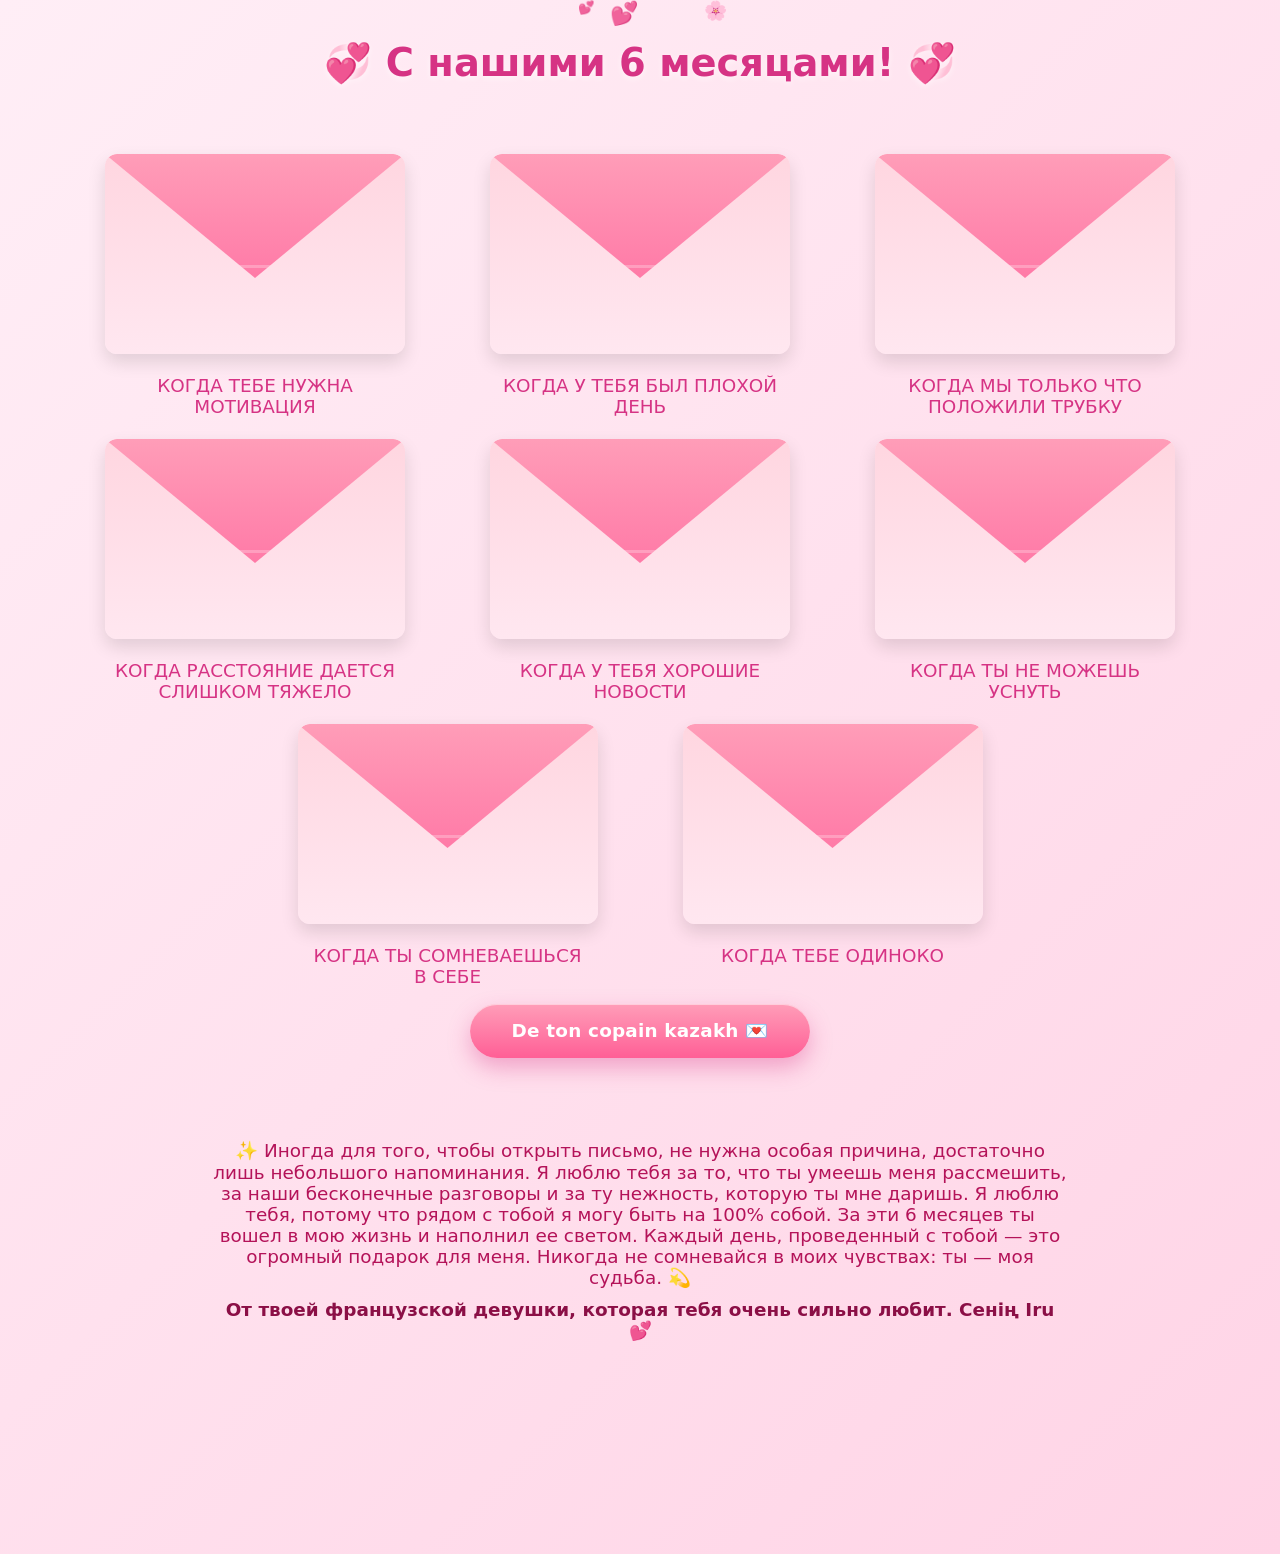
<file: 6-month-anniversary/index.html>
<!DOCTYPE html><html lang="es"><head>
    <meta charset="utf-8">
    <meta name="viewport" content="width=device-width,initial-scale=1">
    <link rel="stylesheet" href="css/style.css">
    <title>💌 Pour toi 💞</title>
</head>
<body>

  <div class="welcome" id="welcome">
    <h2>💖 For pretty boy 💖</h2>
    <p>Вот мой подарок для тебя, надеюсь, он тебе понравится, потому что я вложила в него все свое сердце.</p>
  </div>

  <h1>💞 С нашими 6 месяцами! 💞</h1>

  <div class="container" id="container">

    <div class="envelope-wrap" onclick="toggleEnvelope(this)">
      <div class="envelope">
        <div class="body">
          <div class="front-label"></div>
          <div class="flap"></div>
          <div class="paper">
            <p><strong>Сәлем, жүрегім,</strong></p>
            <p>Раз ты открыл это письмо, значит, тебе нужен небольшой толчок, чтобы двигаться дальше. Я знаю, что начать не всегда легко, но я верю в тебя и уверена, что тебе это по силам. Не пугайся того объема дел, который еще остался, просто двигайся вперед понемногу, шаг за шагом. Я твоя самая большая поклонница и верю в тебя на все 100%. Ты уже не раз доказывал, на что способен. Удачи тебе, я всем сердцем с тобой и безумно горжусь тем, какой ты мужчина.</p>
          </div>
        </div>
      </div>
      <div class="envelope-label"><br>КОГДА ТЕБЕ НУЖНА МОТИВАЦИЯ</div>
    </div>

    <div class="envelope-wrap" onclick="toggleEnvelope(this)">
      <div class="envelope">
        <div class="body">
          <div class="front-label"></div>
          <div class="flap"></div>
          <div class="paper">
            <p><strong>Жаным,</strong></p>
            <p>Мне очень жаль, что твой день выдался непростым. Я бы так хотела уметь телепортироваться, чтобы оказаться рядом, обнять тебя и помочь забыть обо всем хотя бы на один вечер. Не переживай из-за того, что сегодня произошло, мы знаем, что в любом случае ты сделал все, что мог, и теперь это позади. Главное, не забывай: если тебе нужно поговорить или выговориться, я всегда рядом. Хорошенько отдохни, посылаю тебе всё свое тепло.</p>
          </div>
        </div>
      </div>
      <div class="envelope-label"><br>КОГДА У ТЕБЯ БЫЛ ПЛОХОЙ ДЕНЬ</div>
    </div>

    <div class="envelope-wrap" onclick="toggleEnvelope(this)">
      <div class="envelope">
        <div class="body">
          <div class="front-label"></div>
          <div class="flap"></div>
          <div class="paper">
            <p><strong>Рахат,</strong></p>
            <p>Знаешь, в ту самую секунду, когда мы вешаем трубку, мне уже снова хочется услышать твой голос. После такого чудесного времени, проведенного с тобой, тишина всегда немного давит. Но я улыбаюсь, думая о том, что эта тоска доказывает, насколько мы важны друг для друга. Сохрани в памяти наш разговор, думай о нас и засыпай с легким сердцем, помня, что мы очень скоро снова поговорим. Я тоже уже скучаю по тебе. Нежно прижимаю тебя к себе.</p>
          </div>
        </div>
      </div>
      <div class="envelope-label"><br>КОГДА МЫ ТОЛЬКО ЧТО ПОЛОЖИЛИ ТРУБКУ</div>
    </div>

    <div class="envelope-wrap" onclick="toggleEnvelope(this)">
      <div class="envelope">
        <div class="body">
          <div class="front-label"></div>
          <div class="flap"></div>
          <div class="paper">
            <p><strong>Менің жаным,</strong></p>
            <p>Я тебя так понимаю... У меня тоже бывают дни, когда это расстояние выматывает, когда я устаю от экранов и хочу просто оказаться в твоих объятиях. Иногда это действительно тяжело и обидно — не иметь возможности быть вместе. Но вспомни, ради чего мы все это делаем. То, что мы делим друг с другом эти 6 месяцев, настолько ценно, что ради этого стоит подождать. Это всего лишь этап. Каждый прошедший день, даже самый трудный, приближает нас к моменту, когда мы наконец-то встретимся вживую. Мы с тобой — отличная команда, и наша связь намного сильнее километров. Я безумно по тебе скучаю, но знаю, почему я держусь: потому что это ты, и ты этого стоишь.</p>
          </div>
        </div>
      </div>
      <div class="envelope-label"><br>КОГДА РАССТОЯНИЕ ДАЕТСЯ СЛИШКОМ ТЯЖЕЛО</div>
    </div>

    <div class="envelope-wrap" onclick="toggleEnvelope(this)">
      <div class="envelope">
        <div class="body">
          <div class="front-label"></div>
          <div class="flap"></div>
          <div class="paper">
            <p><strong>Жаным,</strong></p>
            <p>Мне так жаль, что я не могу ответить тебе прямо в эту секунду! Если ты открыл это письмо, значит, у тебя произошло что-то суперское, а меня нет рядом, чтобы отпраздновать это с тобой немедленно. Знай: даже если я занята или сплю, в мыслях я прыгаю от радости за тебя! Ты так заслуживаешь всего хорошего, что с тобой происходит. Скоро мы сможем созвониться, и ты мне всё расскажешь. Я так жду возможности услышать тебя и увидеть твою широкую улыбку, счастливые глаза, волнение и радость в твоем голосе ^^</p>
            <p>Я невероятно тобой горжусь. Я тебя люблю</p>
          </div>
        </div>
      </div>
      <div class="envelope-label"><br>КОГДА У ТЕБЯ ХОРОШИЕ НОВОСТИ</div>
    </div>

    <div class="envelope-wrap" onclick="toggleEnvelope(this)">
      <div class="envelope">
        <div class="body">
          <div class="front-label"></div>
          <div class="flap"></div>
          <div class="paper">
            <p><strong>Сәлем, жүрегім,</strong></p>
            <p>Раз ты это читаешь, значит, сегодня ночью сон бежит от тебя. Не нервничай, глядя на то, как идет время, это только ухудшит ситуацию. Дыши спокойно, обними плюшевого кота и вспомни одно из наших лучших совместных воспоминаний. Представь, что я здесь, прямо рядом с тобой, глажу тебя по волосам или по спине, пока ты не уснешь. Ты не один в этой ночи, мысленно я присматриваю за тобой. Закрой глаза, пусть тебе приснятся прекрасные сны о нас двоих. Надеюсь, ты сможешь успокоиться. Спокойной ночи, мое сердце.</p>
          </div>
        </div>
      </div>
      <div class="envelope-label"><br>КОГДА ТЫ НЕ МОЖЕШЬ УСНУТЬ</div>
    </div>

    <div class="envelope-wrap" onclick="toggleEnvelope(this)">
      <div class="envelope">
        <div class="body">
          <div class="front-label"></div>
          <div class="flap"></div>
          <div class="paper">
            <p><strong>Рахат,</strong></p>
            <p>Немедленно прекрати думать о том, о чем сейчас думаешь! Если в этот момент ты сомневаешься в себе, позволь мне напомнить, кто ты в моих глазах. Ты умный, талантливый, и в тебе есть невероятная внутренняя сила. Не позволяй неудаче, чьему-то замечанию или минутной слабости заставить тебя поверить в обратное. Я вижу тебя таким, какой ты есть на самом деле, со всеми твоими качествами, которые сводят меня с ума. Сделай глубокий вдох. У тебя есть право на моменты слабости, но никогда не позволяй этим сомнениям определять, кто ты есть. Сегодня я верю в тебя за нас двоих, если это необходимо!</p>
          </div>
        </div>
      </div>
      <div class="envelope-label"><br>КОГДА ТЫ СОМНЕВАЕШЬСЯ В СЕБЕ</div>
    </div>

    <div class="envelope-wrap" onclick="toggleEnvelope(this)">
      <div class="envelope">
        <div class="body">
          <div class="front-label"></div>
          <div class="flap"></div>
          <div class="paper">
            <p><strong>Жүрегім,</strong></p>
            <p>Если сегодня тебе немного одиноко, надеюсь, это письмо согреет твое сердце. Даже если физически нас разделяют километры, я здесь, в твоих мыслях и в твоем сердце. Оглянись вокруг, перечитай наши старые сообщения, посмотри наши фотографии и вспомни, что кто-то любит тебя безоговорочно на расстоянии. Ты никогда не бываешь по-настоящему один, потому что в моих мыслях ты сопровождаешь меня везде, куда бы я ни пошла. Посылаю тебе самое большое и крепкое виртуальное объятие.</p>
           </div>
        </div>
      </div>
      <div class="envelope-label"><br>КОГДА ТЕБЕ ОДИНОКО</div>
    </div>

  </div>


      <div class="cta-wrap">
    <a class="cta-button" href="#" target="_blank" rel="noopener">
      De ton copain kazakh 💌
    </a>
  </div>


  
  <div class="footer-text">
    ✨ Иногда для того, чтобы открыть письмо, не нужна особая причина, достаточно лишь небольшого напоминания. Я люблю тебя за то, что ты умеешь меня рассмешить, за наши бесконечные разговоры и за ту нежность, которую ты мне даришь. Я люблю тебя, потому что рядом с тобой я могу быть на 100% собой. За эти 6 месяцев ты вошел в мою жизнь и наполнил ее светом. Каждый день, проведенный с тобой — это огромный подарок для меня. Никогда не сомневайся в моих чувствах: ты — моя судьба. 💫
    <div class="signature">От твоей французской девушки, которая тебя очень сильно любит. Сенің Iru 💕</div>
  </div>


  <div class="hearts" id="hearts"><div class="heart" style="font-size: 18.6px; left: 55.0227vw; animation-duration: 5.09497s;">🌸</div></div>
<script>
  
  function toggleEnvelope(el){
    el.classList.toggle('open');
  }

  const heartsContainer = document.getElementById('hearts');
  const heartEmojis = ['💖','💕','🌸','💗','💞'];
  function spawnHeart(){
    const h = document.createElement('div');
    h.className = 'heart';
    h.textContent = heartEmojis[Math.floor(Math.random()*heartEmojis.length)];
    const size = 12 + Math.random()*28;
    h.style.fontSize = size + 'px';
    h.style.left = Math.random()*100 + 'vw';
    h.style.animationDuration = (5 + Math.random()*6) + 's';
    heartsContainer.appendChild(h);
    setTimeout(()=> h.remove(), 12000);
  }
  
  setInterval(spawnHeart, 500);

  window.addEventListener('load', ()=>{
    setTimeout(()=> {
      const w = document.getElementById('welcome');
      if(w) w.style.display = 'none';
    }, 5200);
  });
</script>


</body></html>
</file>
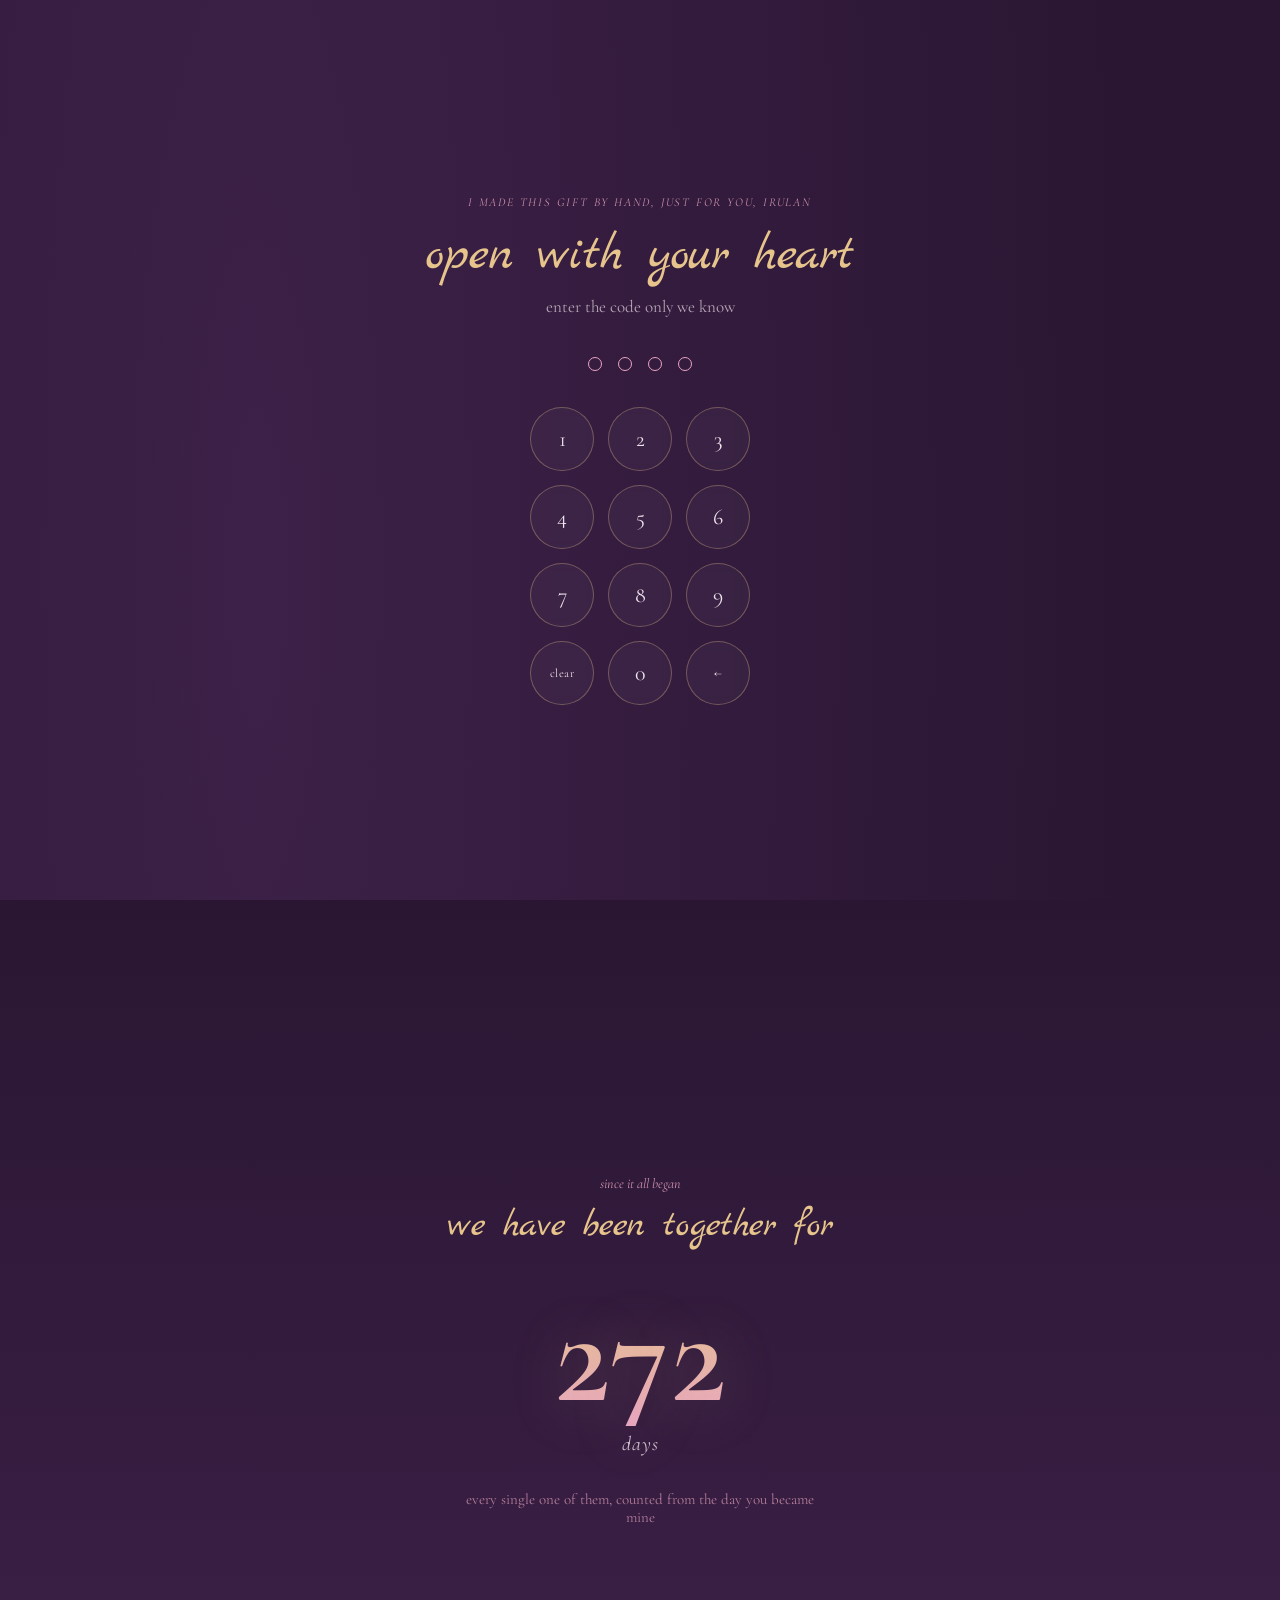
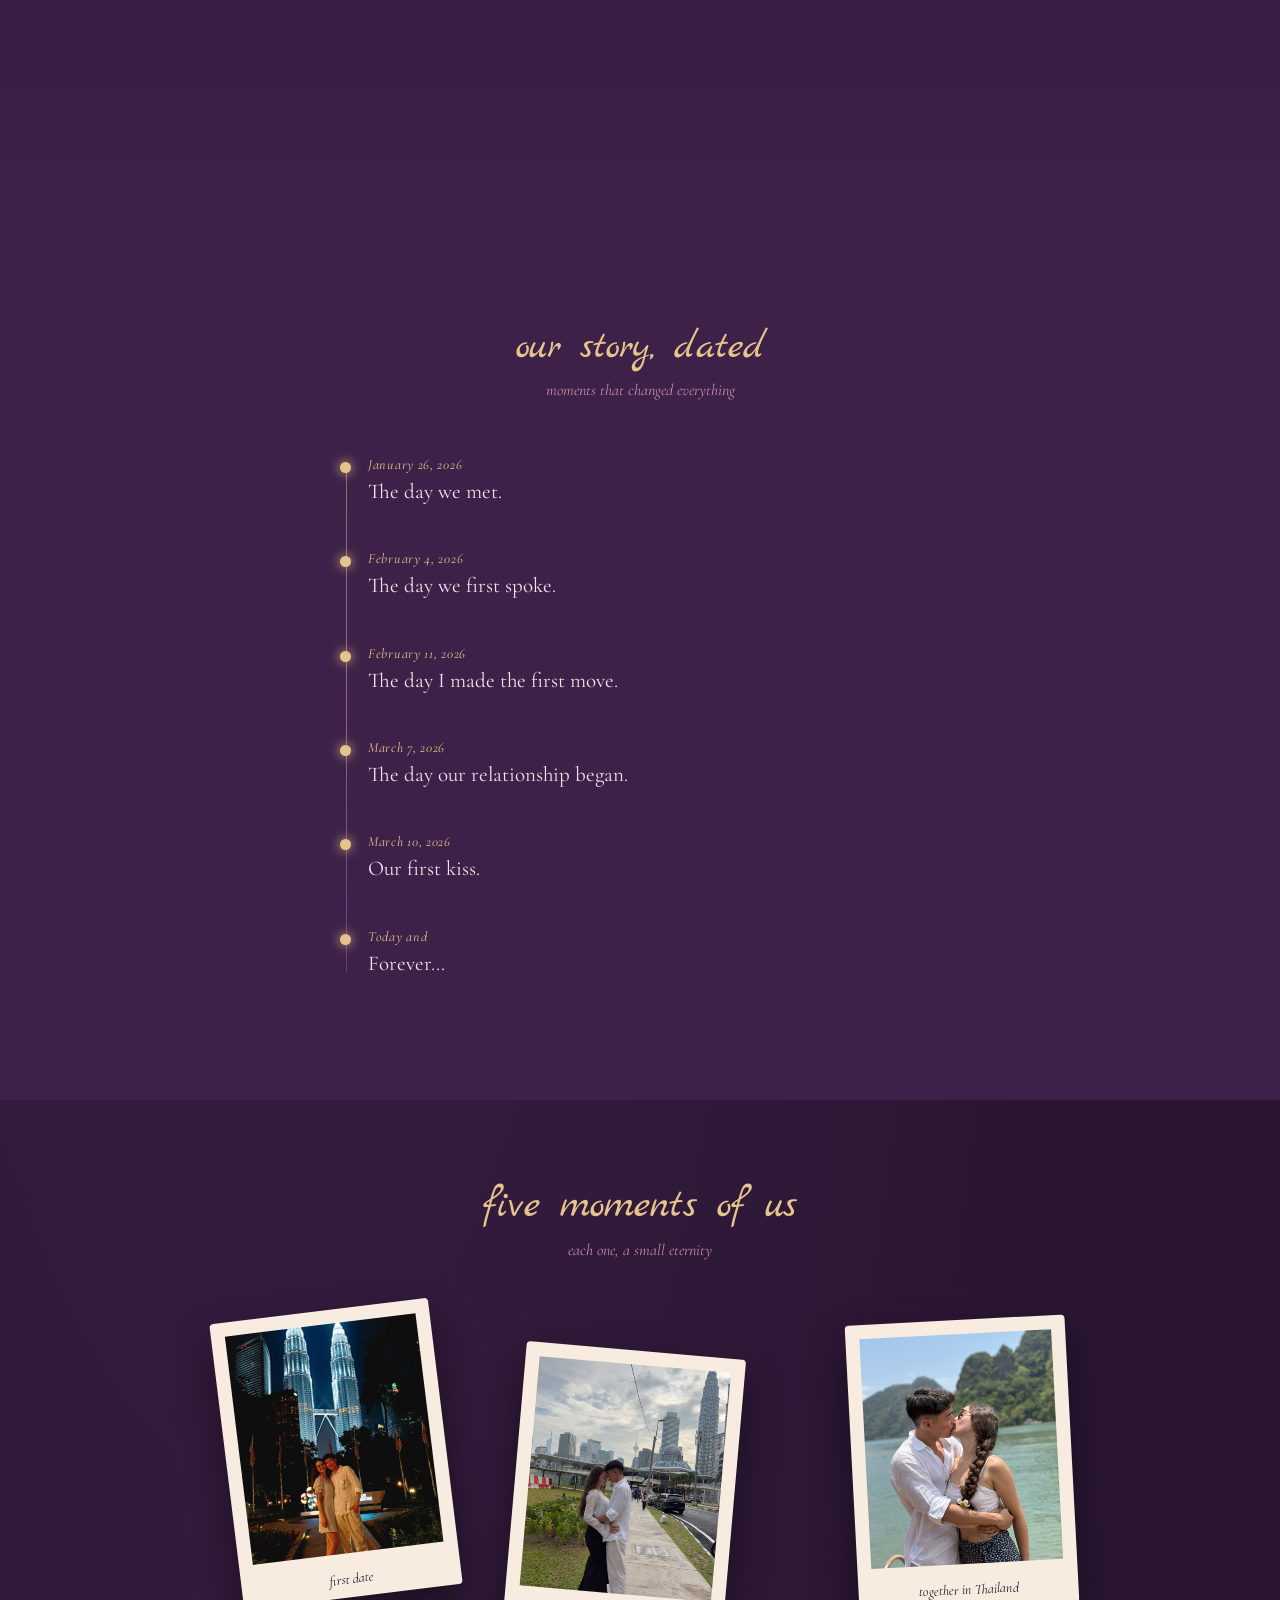
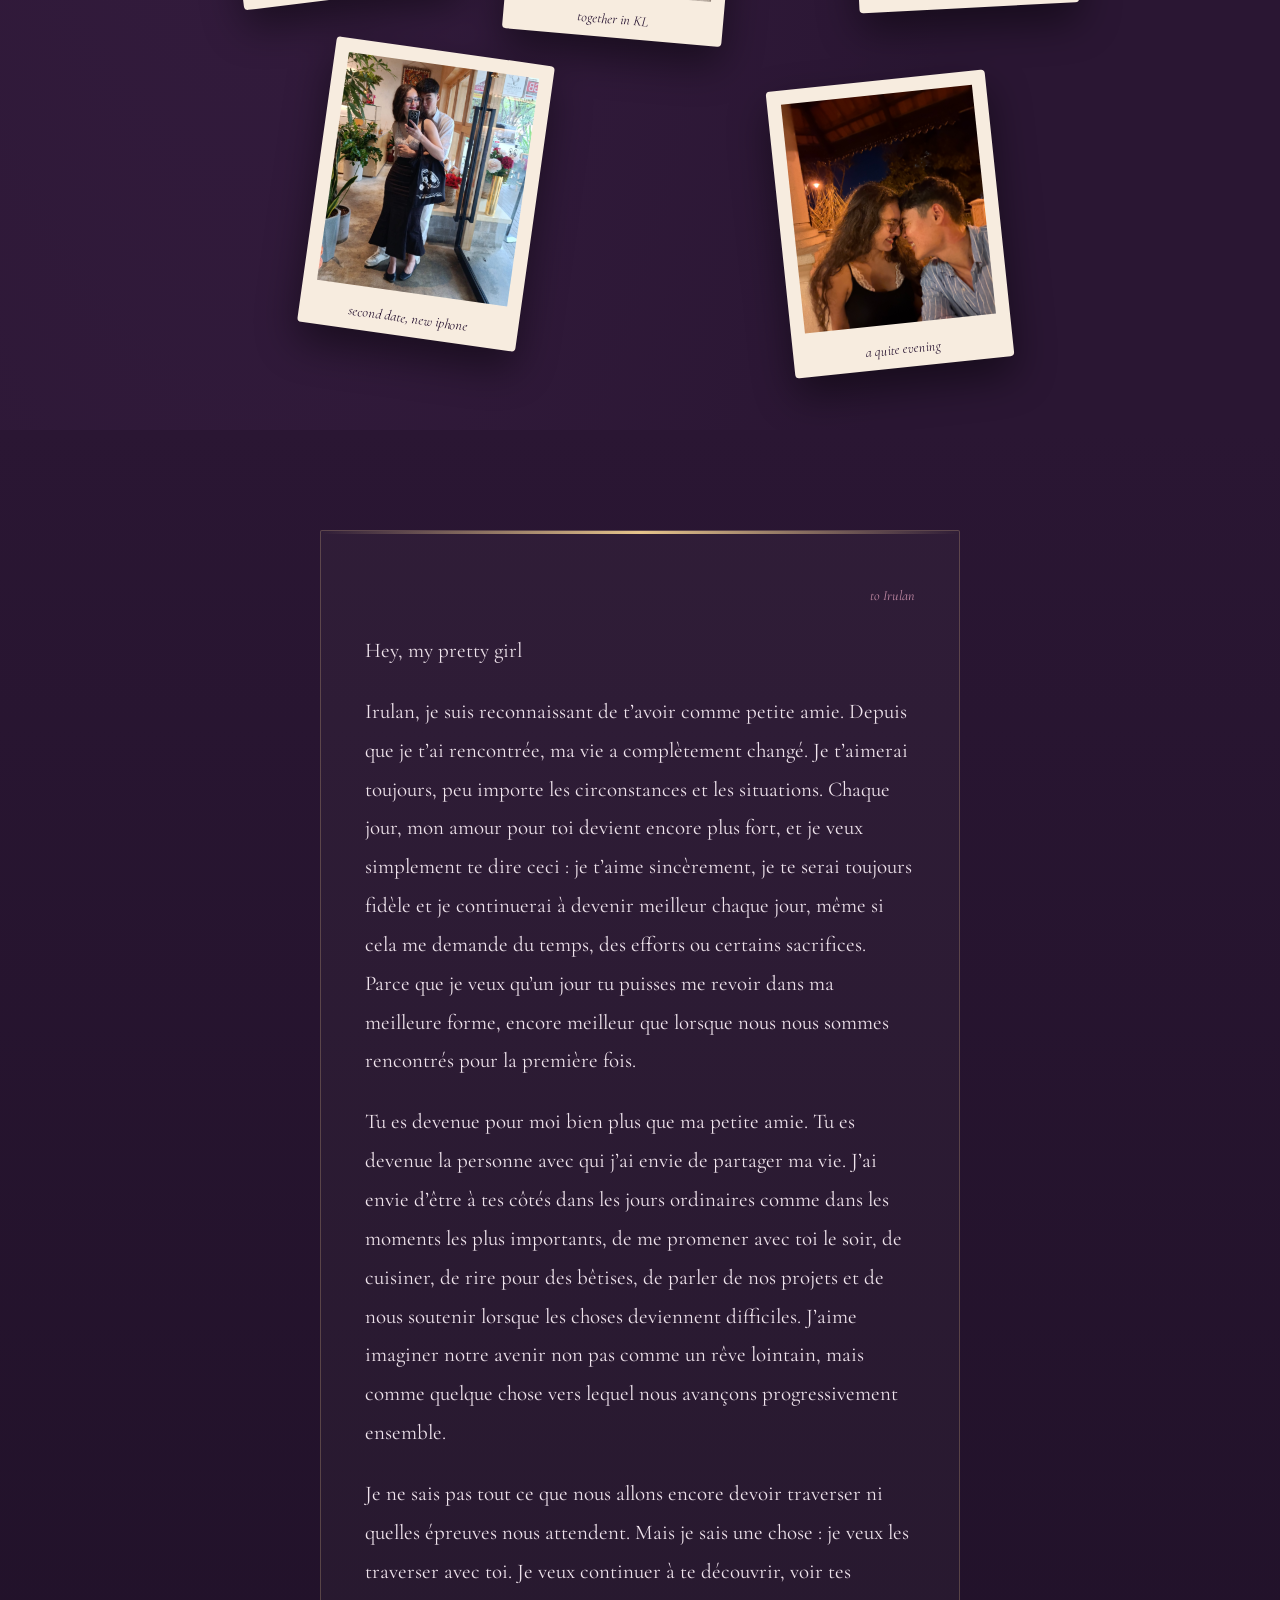
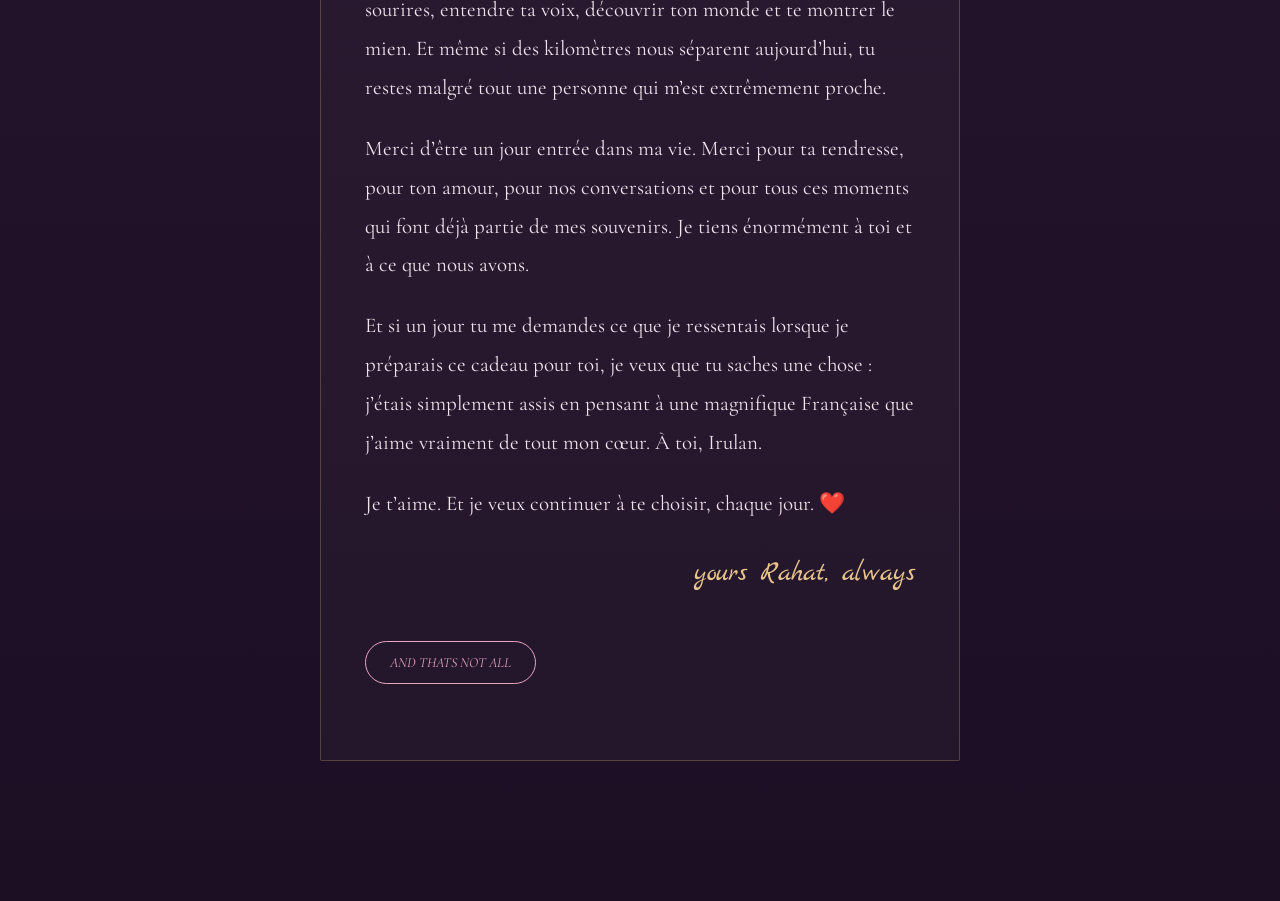
<file: gift-1/index.html>
<!doctype html>
<html lang="en">
	<head>
		<meta charset="UTF-8" />
		<meta
			name="viewport"
			content="width=device-width, initial-scale=1.0, viewport-fit=cover"
		/>
		<title>for you</title>
		<link rel="preconnect" href="https://fonts.googleapis.com" />
		<link
			href="https://fonts.googleapis.com/css2?family=Cormorant+Garamond:ital,wght@0,400;0,500;0,600;1,400;1,500&family=Marck+Script&family=Manrope:wght@300;400;500&display=swap"
			rel="stylesheet"
		/>
		<style>
			:root {
				--plum-deep: #2a1633;
				--plum-mid: #3d2148;
				--plum-soft: #5a3369;
				--violet: #8a5cb0;
				--rose: #e8a6c1;
				--peach: #f3c8a8;
				--gold: #e6c48c;
				--cream: #f7ecdf;
				--ink: #efe3ec;
			}

			* {
				margin: 0;
				padding: 0;
				box-sizing: border-box;
			}
			html {
				scroll-behavior: smooth;
			}

			body {
				background: radial-gradient(
					ellipse at 20% 10%,
					var(--plum-mid),
					var(--plum-deep) 60%
				);
				color: var(--ink);
				font-family: "Manrope", sans-serif;
				overflow-x: hidden;
				min-height: 100vh;
				-webkit-text-size-adjust: 100%;
			}

			img {
				max-width: 100%;
			}

			/* ---------- ambient particles ---------- */
			.bg-particles {
				position: fixed;
				inset: 0;
				z-index: 0;
				pointer-events: none;
				overflow: hidden;
			}
			.bg-particles span {
				position: absolute;
				bottom: -10%;
				display: block;
				border-radius: 50%;
				background: radial-gradient(circle, var(--gold), transparent 70%);
				opacity: 0.55;
				animation: float-up linear infinite;
			}
			@keyframes float-up {
				0% {
					transform: translateY(0) translateX(0);
					opacity: 0;
				}
				10% {
					opacity: 0.6;
				}
				90% {
					opacity: 0.4;
				}
				100% {
					transform: translateY(-110vh) translateX(20px);
					opacity: 0;
				}
			}

			section {
				position: relative;
				z-index: 1;
				min-height: 100vh;
				min-height: 100dvh;
				display: flex;
				align-items: center;
				justify-content: center;
				flex-direction: column;
				padding: 60px 20px;
			}

			/* ================= PIN SCREEN ================= */
			#pin-screen {
				transition:
					opacity 0.8s ease,
					transform 0.8s ease;
			}
			#pin-screen.hidden {
				opacity: 0;
				transform: scale(1.05);
				pointer-events: none;
				position: fixed;
				inset: 0;
			}

			.lock-eyebrow {
				font-family: "Cormorant Garamond", serif;
				font-style: italic;
				letter-spacing: 0.15em;
				text-transform: uppercase;
				font-size: 12px;
				color: var(--rose);
				margin-bottom: 14px;
				opacity: 0.85;
			}
			.lock-title {
				font-family: "Marck Script", cursive;
				font-size: clamp(30px, 8vw, 52px);
				color: var(--gold);
				margin-bottom: 8px;
				text-align: center;
			}
			.lock-sub {
				font-family: "Cormorant Garamond", serif;
				font-size: clamp(14px, 3.5vw, 17px);
				color: var(--ink);
				opacity: 0.7;
				margin-bottom: 40px;
				text-align: center;
				padding: 0 10px;
			}

			.pin-dots {
				display: flex;
				gap: 16px;
				margin-bottom: 36px;
			}
			.pin-dot {
				width: 14px;
				height: 14px;
				border-radius: 50%;
				border: 1.5px solid var(--rose);
				transition: all 0.25s ease;
			}
			.pin-dot.filled {
				background: var(--gold);
				border-color: var(--gold);
				box-shadow: 0 0 14px var(--gold);
				transform: scale(1.15);
			}
			.pin-dots.shake {
				animation: shake 0.4s ease;
			}
			@keyframes shake {
				20% {
					transform: translateX(-8px);
				}
				40% {
					transform: translateX(8px);
				}
				60% {
					transform: translateX(-6px);
				}
				80% {
					transform: translateX(6px);
				}
				100% {
					transform: translateX(0);
				}
			}

			.keypad {
				display: grid;
				grid-template-columns: repeat(3, 64px);
				gap: 14px;
				justify-content: center;
			}
			.key {
				width: 64px;
				height: 64px;
				border-radius: 50%;
				border: 1px solid rgba(230, 196, 140, 0.35);
				background: rgba(255, 255, 255, 0.03);
				color: var(--ink);
				font-family: "Cormorant Garamond", serif;
				font-size: 22px;
				cursor: pointer;
				transition: all 0.2s ease;
				backdrop-filter: blur(4px);
				-webkit-tap-highlight-color: transparent;
			}
			.key:hover {
				background: rgba(230, 196, 140, 0.12);
				border-color: var(--gold);
				transform: translateY(-2px);
			}
			.key:active {
				transform: scale(0.94);
				background: rgba(230, 196, 140, 0.18);
			}
			.key.wide {
				font-size: 12px;
				letter-spacing: 0.03em;
			}

			/* ================= PLAYER SCREEN ================= */
			#player-screen {
				display: none;
				text-align: center;
			}
			#player-screen.active {
				display: flex;
				animation: fade-in 1s ease;
			}
			@keyframes fade-in {
				from {
					opacity: 0;
					transform: translateY(16px);
				}
				to {
					opacity: 1;
					transform: translateY(0);
				}
			}

			.player-eyebrow {
				font-family: "Cormorant Garamond", serif;
				font-style: italic;
				font-size: 15px;
				color: var(--rose);
				opacity: 0.8;
				margin-bottom: 18px;
			}

			.play-btn {
				width: 110px;
				height: 110px;
				border-radius: 50%;
				border: none;
				background: radial-gradient(
					circle at 35% 30%,
					var(--rose),
					var(--violet) 70%
				);
				box-shadow:
					0 0 50px rgba(138, 92, 176, 0.55),
					0 0 0 1px rgba(230, 196, 140, 0.4);
				cursor: pointer;
				display: flex;
				align-items: center;
				justify-content: center;
				transition:
					transform 0.3s ease,
					box-shadow 0.3s ease;
				position: relative;
				-webkit-tap-highlight-color: transparent;
			}
			.play-btn:hover {
				transform: scale(1.05);
				box-shadow:
					0 0 65px rgba(138, 92, 176, 0.75),
					0 0 0 1px var(--gold);
			}
			.play-btn .icon {
				width: 0;
				height: 0;
				border-top: 16px solid transparent;
				border-bottom: 16px solid transparent;
				border-left: 26px solid var(--cream);
				margin-left: 7px;
				transition: all 0.2s ease;
			}
			.play-btn.is-playing .icon {
				width: 12px;
				height: 32px;
				border: none;
				margin-left: 0;
				background: linear-gradient(
					90deg,
					var(--cream) 5px,
					transparent 5px 7px,
					var(--cream) 7px
				);
			}

			.play-ring {
				position: absolute;
				inset: -16px;
				border-radius: 50%;
				border: 1px solid rgba(230, 196, 140, 0.5);
				animation: pulse-ring 2.6s ease-out infinite;
				opacity: 0;
			}
			.play-btn.is-playing .play-ring {
				opacity: 1;
			}
			@keyframes pulse-ring {
				0% {
					transform: scale(0.9);
					opacity: 0.6;
				}
				100% {
					transform: scale(1.5);
					opacity: 0;
				}
			}

			.player-caption {
				margin-top: 30px;
				font-family: "Cormorant Garamond", serif;
				font-size: clamp(15px, 3.8vw, 18px);
				color: var(--ink);
				opacity: 0.75;
				max-width: 320px;
				padding: 0 10px;
			}

			.scroll-hint {
				position: absolute;
				bottom: 28px;
				font-family: "Cormorant Garamond", serif;
				font-size: 13px;
				letter-spacing: 0.1em;
				color: var(--gold);
				opacity: 0;
				transition: opacity 0.8s ease 1.5s;
			}
			.scroll-hint.show {
				opacity: 0.75;
			}
			.scroll-hint .arrow {
				display: block;
				margin: 6px auto 0;
				animation: bob 2s ease-in-out infinite;
			}
			@keyframes bob {
				0%,
				100% {
					transform: translateY(0);
				}
				50% {
					transform: translateY(6px);
				}
			}

			/* ================= DAYS COUNTER ================= */
			#counter {
				background: linear-gradient(
					180deg,
					var(--plum-deep) 0%,
					var(--plum-mid) 100%
				);
				text-align: center;
			}
			.counter-eyebrow {
				font-family: "Cormorant Garamond", serif;
				font-style: italic;
				font-size: 14px;
				color: var(--rose);
				opacity: 0.85;
				margin-bottom: 10px;
			}
			.counter-title {
				font-family: "Marck Script", cursive;
				font-size: clamp(26px, 6vw, 38px);
				color: var(--gold);
				margin-bottom: 36px;
				text-align: center;
				padding: 0 10px;
			}
			.counter-number {
				font-family: "Cormorant Garamond", serif;
				font-weight: 600;
				font-size: clamp(64px, 20vw, 140px);
				line-height: 1;
				background: linear-gradient(180deg, var(--gold), var(--rose));
				-webkit-background-clip: text;
				background-clip: text;
				color: transparent;
				text-shadow: 0 0 60px rgba(230, 196, 140, 0.25);
			}
			.counter-label {
				font-family: "Cormorant Garamond", serif;
				font-style: italic;
				font-size: clamp(16px, 4vw, 20px);
				color: var(--ink);
				opacity: 0.8;
				margin-top: 6px;
				letter-spacing: 0.05em;
			}
			.counter-sub {
				margin-top: 34px;
				font-family: "Cormorant Garamond", serif;
				font-size: clamp(13px, 3.2vw, 15px);
				color: var(--rose);
				opacity: 0.7;
				max-width: 380px;
				padding: 0 10px;
			}

			/* ================= MILESTONES ================= */
			#milestones {
				background: var(--plum-mid);
				padding-top: 90px;
				padding-bottom: 90px;
				align-items: center;
			}
			.milestones-title {
				font-family: "Marck Script", cursive;
				font-size: clamp(28px, 6vw, 40px);
				color: var(--gold);
				margin-bottom: 8px;
				text-align: center;
			}
			.milestones-sub {
				font-family: "Cormorant Garamond", serif;
				font-style: italic;
				color: var(--rose);
				opacity: 0.8;
				margin-bottom: 56px;
				text-align: center;
				padding: 0 10px;
			}

			.timeline {
				position: relative;
				width: 100%;
				max-width: 600px;
				padding-left: 28px;
			}
			.timeline::before {
				content: "";
				position: absolute;
				left: 6px;
				top: 6px;
				bottom: 6px;
				width: 1px;
				background: linear-gradient(
					180deg,
					var(--gold),
					var(--rose),
					var(--violet)
				);
				opacity: 0.5;
			}
			.milestone {
				position: relative;
				margin-bottom: 44px;
				opacity: 0;
				transform: translateY(24px);
				transition:
					opacity 0.8s ease,
					transform 0.8s cubic-bezier(0.2, 0.8, 0.2, 1);
			}
			.milestone:last-child {
				margin-bottom: 0;
			}
			.milestone.in-view {
				opacity: 1;
				transform: translateY(0);
			}
			.milestone::before {
				content: "";
				position: absolute;
				left: -28px;
				top: 6px;
				width: 11px;
				height: 11px;
				border-radius: 50%;
				background: var(--gold);
				box-shadow: 0 0 12px var(--gold);
			}
			.milestone-date {
				font-family: "Cormorant Garamond", serif;
				font-style: italic;
				font-size: 14px;
				color: var(--gold);
				letter-spacing: 0.05em;
				margin-bottom: 4px;
			}
			.milestone-text {
				font-family: "Cormorant Garamond", serif;
				font-size: clamp(17px, 4vw, 21px);
				color: var(--ink);
				line-height: 1.4;
			}

			/* ================= GALLERY ================= */
			#gallery {
				align-items: center;
				padding-top: 80px;
				padding-bottom: 80px;
			}
			.gallery-title {
				font-family: "Marck Script", cursive;
				font-size: clamp(26px, 6vw, 42px);
				color: var(--gold);
				margin-bottom: 8px;
				text-align: center;
			}
			.gallery-sub {
				font-family: "Cormorant Garamond", serif;
				font-style: italic;
				color: var(--rose);
				opacity: 0.8;
				margin-bottom: 50px;
				text-align: center;
				padding: 0 10px;
			}

			.scatter {
				position: relative;
				width: 100%;
				max-width: 900px;
				height: 640px;
			}
			.photo {
				position: absolute;
				width: 220px;
				background: var(--cream);
				padding: 14px 14px 44px;
				border-radius: 4px;
				box-shadow: 0 18px 40px rgba(0, 0, 0, 0.45);
				opacity: 0;
				transform: translateY(40px) rotate(var(--rot));
				transition:
					opacity 0.9s ease,
					transform 0.9s cubic-bezier(0.2, 0.8, 0.2, 1);
			}
			.photo.in-view {
				opacity: 1;
				transform: translateY(0) rotate(var(--rot));
			}
			.photo:hover {
				transform: translateY(-8px) rotate(0deg) scale(1.04);
				z-index: 10;
				box-shadow: 0 26px 50px rgba(0, 0, 0, 0.55);
			}
			.photo img {
				width: 100%;
				height: 230px;
				object-fit: cover;
				display: block;
				background: linear-gradient(135deg, var(--plum-soft), var(--violet));
			}
			.photo-cap {
				position: absolute;
				bottom: 10px;
				left: 0;
				right: 0;
				text-align: center;
				font-family: "Cormorant Garamond", serif;
				font-style: italic;
				font-size: 14px;
				color: var(--plum-deep);
			}

			.photo1 {
				--rot: -7deg;
				top: 0;
				left: 4%;
			}
			.photo2 {
				--rot: 5deg;
				top: 40px;
				left: 36%;
			}
			.photo3 {
				--rot: -3deg;
				top: 10px;
				right: 2%;
			}
			.photo4 {
				--rot: 8deg;
				top: 340px;
				left: 14%;
			}
			.photo5 {
				--rot: -6deg;
				top: 370px;
				right: 10%;
			}

			/* ================= LETTER ================= */
			#letter {
				background: linear-gradient(180deg, var(--plum-deep) 0%, #1c0f24 100%);
				padding: 100px 20px 140px;
			}
			.letter-paper {
				max-width: 640px;
				width: 100%;
				background: rgba(247, 236, 223, 0.03);
				border: 1px solid rgba(230, 196, 140, 0.25);
				border-radius: 2px;
				padding: clamp(32px, 7vw, 56px) clamp(22px, 6vw, 44px);
				position: relative;
			}
			.letter-paper::before {
				content: "";
				position: absolute;
				top: 0;
				left: 0;
				right: 0;
				height: 3px;
				background: linear-gradient(
					90deg,
					transparent,
					var(--gold),
					transparent
				);
			}
			.letter-eyebrow {
				font-family: "Cormorant Garamond", serif;
				font-style: italic;
				font-size: 14px;
				color: var(--rose);
				text-align: right;
				margin-bottom: 28px;
				opacity: 0.8;
			}
			.letter-body {
				font-family: "Cormorant Garamond", serif;
				font-size: clamp(16px, 4.2vw, 21px);
				line-height: 1.85;
				color: var(--ink);
			}
			.letter-body p {
				margin-bottom: 22px;
			}
			.letter-signoff {
				margin-top: 32px;
				font-family: "Marck Script", cursive;
				font-size: clamp(22px, 5vw, 28px);
				color: var(--gold);
				text-align: right;
			}

			.secret-btn {
				margin-top: 50px;
				background: none;
				border: 1px solid var(--rose);
				color: var(--rose);
				font-family: "Cormorant Garamond", serif;
				font-style: italic;
				font-size: 14px;
				padding: 12px 24px;
				border-radius: 30px;
				cursor: pointer;
				transition: all 0.3s ease;
				-webkit-tap-highlight-color: transparent;
			}
			.secret-btn:hover {
				background: var(--rose);
				color: var(--plum-deep);
			}
			.secret-msg {
				max-width: 640px;
				margin-top: 20px;
				font-family: "Cormorant Garamond", serif;
				font-style: italic;
				font-size: clamp(18px, 4vw, 20px);
				color: var(--gold);
				opacity: 0;
				max-height: 0;
				overflow: hidden;
				transition:
					opacity 0.6s ease,
					max-height 0.6s ease;
				text-align: match-parent;
			}
			.secret-msg.show {
				opacity: 1;
				max-height: 10000px;
			}

			audio {
				display: none;
			}

			/* ================= RESPONSIVE ================= */
			@media (max-width: 640px) {
				section {
					padding: 48px 16px;
				}

				.scatter {
					height: auto;
					display: flex;
					flex-direction: column;
					gap: 20px;
					align-items: center;
				}
				.photo {
					position: static;
					transform: none !important;
					opacity: 1;
					width: 100%;
					max-width: 300px;
				}
				.photo:hover {
					transform: none !important;
				}
				.photo img {
					height: 260px;
				}

				.keypad {
					grid-template-columns: repeat(3, 58px);
					gap: 12px;
				}
				.key {
					width: 58px;
					height: 58px;
					font-size: 20px;
				}

				.timeline {
					padding-left: 22px;
				}
				.milestone::before {
					left: -22px;
				}

				.counter-number {
					font-size: clamp(56px, 22vw, 90px);
				}
			}

			@media (max-width: 380px) {
				.keypad {
					grid-template-columns: repeat(3, 52px);
					gap: 10px;
				}
				.key {
					width: 52px;
					height: 52px;
					font-size: 18px;
				}
			}

			@media (prefers-reduced-motion: reduce) {
				* {
					animation-duration: 0.01ms !important;
					animation-iteration-count: 1 !important;
					transition-duration: 0.01ms !important;
				}
			}
		</style>
	</head>
	<body>
		<div class="bg-particles" id="particles"></div>

		<!-- ============ PIN SCREEN ============ -->
		<section id="pin-screen">
			<div class="lock-eyebrow">
				I made this gift by hand, just for you, Irulan
			</div>
			<div class="lock-title">open with your heart</div>
			<div class="lock-sub">enter the code only we know</div>

			<div class="pin-dots" id="pinDots">
				<span class="pin-dot"></span>
				<span class="pin-dot"></span>
				<span class="pin-dot"></span>
				<span class="pin-dot"></span>
			</div>

			<div class="keypad" id="keypad">
				<button class="key" data-num="1">1</button>
				<button class="key" data-num="2">2</button>
				<button class="key" data-num="3">3</button>
				<button class="key" data-num="4">4</button>
				<button class="key" data-num="5">5</button>
				<button class="key" data-num="6">6</button>
				<button class="key" data-num="7">7</button>
				<button class="key" data-num="8">8</button>
				<button class="key" data-num="9">9</button>
				<button class="key wide" id="clearKey">clear</button>
				<button class="key" data-num="0">0</button>
				<button class="key wide" id="delKey">&larr;</button>
			</div>
		</section>

		<!-- ============ PLAYER SCREEN ============ -->
		<section id="player-screen">
			<div class="player-eyebrow">press play and listen</div>
			<button class="play-btn" id="playBtn">
				<span class="play-ring"></span>
				<span class="icon"></span>
			</button>
			<p class="player-caption">
				this song is for the moments you're thinking of me
			</p>
			<div class="scroll-hint" id="scrollHint">
				scroll down
				<span class="arrow">&darr;</span>
			</div>
			<audio id="bgAudio" loop>
				<source src="./song.mp3" type="audio/mpeg" />
			</audio>
		</section>

		<!-- ============ DAYS COUNTER ============ -->
		<section id="counter">
			<div class="counter-eyebrow">since it all began</div>
			<div class="counter-title">we have been together for</div>
			<div class="counter-number" id="dayCount">0</div>
			<div class="counter-label" id="dayLabel">days</div>
			<p class="counter-sub">
				every single one of them, counted from the day you became mine
			</p>
		</section>

		<!-- ============ MILESTONES ============ -->
		<section id="milestones">
			<div class="milestones-title">our story, dated</div>
			<div class="milestones-sub">moments that changed everything</div>
			<div class="timeline" id="timeline">
				<div class="milestone">
					<div class="milestone-date">January 26, 2026</div>
					<div class="milestone-text">The day we met.</div>
				</div>
				<div class="milestone">
					<div class="milestone-date">February 4, 2026</div>
					<div class="milestone-text">The day we first spoke.</div>
				</div>
				<div class="milestone">
					<div class="milestone-date">February 11, 2026</div>
					<div class="milestone-text">The day I made the first move.</div>
				</div>
				<div class="milestone">
					<div class="milestone-date">March 7, 2026</div>
					<div class="milestone-text">The day our relationship began.</div>
				</div>
				<div class="milestone">
					<div class="milestone-date">March 10, 2026</div>
					<div class="milestone-text">Our first kiss.</div>
				</div>
				<div class="milestone">
					<div class="milestone-date">Today and</div>
					<div class="milestone-text">Forever...</div>
				</div>
			</div>
		</section>

		<!-- ============ GALLERY ============ -->
		<section id="gallery">
			<div class="gallery-title">five moments of us</div>
			<div class="gallery-sub">each one, a small eternity</div>
			<div class="scatter">
				<figure class="photo photo1">
					<img src="./IMG-20260309-WA0003.jpg" alt="photo 1" />
					<figcaption class="photo-cap">first date</figcaption>
				</figure>
				<figure class="photo photo2">
					<img src="./IMG_3168.JPG" alt="photo 2" />
					<figcaption class="photo-cap">together in KL</figcaption>
				</figure>
				<figure class="photo photo3">
					<img src="./IMG_2679.jpg" alt="photo 3" />
					<figcaption class="photo-cap">together in Thailand</figcaption>
				</figure>
				<figure class="photo photo4">
					<img src="./IMG-20260322-WA0003.jpg" alt="photo 4" />
					<figcaption class="photo-cap">second date, new iphone</figcaption>
				</figure>
				<figure class="photo photo5">
					<img src="./IMG_4293.jpg" alt="photo 5" />
					<figcaption class="photo-cap">a quite evening</figcaption>
				</figure>
			</div>
		</section>

		<!-- ============ LETTER ============ -->
		<section id="letter">
			<div class="letter-paper">
				<div class="letter-eyebrow">to Irulan</div>
				<div class="letter-body">
					<p>Hey, my pretty girl</p>
					<p>
						Irulan, je suis reconnaissant de t’avoir comme petite amie. Depuis
						que je t’ai rencontrée, ma vie a complètement changé. Je t’aimerai
						toujours, peu importe les circonstances et les situations. Chaque
						jour, mon amour pour toi devient encore plus fort, et je veux
						simplement te dire ceci : je t’aime sincèrement, je te serai
						toujours fidèle et je continuerai à devenir meilleur chaque jour,
						même si cela me demande du temps, des efforts ou certains
						sacrifices. Parce que je veux qu’un jour tu puisses me revoir dans
						ma meilleure forme, encore meilleur que lorsque nous nous sommes
						rencontrés pour la première fois.
					</p>
					<p>
						Tu es devenue pour moi bien plus que ma petite amie. Tu es devenue
						la personne avec qui j’ai envie de partager ma vie. J’ai envie
						d’être à tes côtés dans les jours ordinaires comme dans les moments
						les plus importants, de me promener avec toi le soir, de cuisiner,
						de rire pour des bêtises, de parler de nos projets et de nous
						soutenir lorsque les choses deviennent difficiles. J’aime imaginer
						notre avenir non pas comme un rêve lointain, mais comme quelque
						chose vers lequel nous avançons progressivement ensemble.
					</p>
					<p>
						Je ne sais pas tout ce que nous allons encore devoir traverser ni
						quelles épreuves nous attendent. Mais je sais une chose : je veux
						les traverser avec toi. Je veux continuer à te découvrir, voir tes
						sourires, entendre ta voix, découvrir ton monde et te montrer le
						mien. Et même si des kilomètres nous séparent aujourd’hui, tu restes
						malgré tout une personne qui m’est extrêmement proche.
					</p>
					<p>
						Merci d’être un jour entrée dans ma vie. Merci pour ta tendresse,
						pour ton amour, pour nos conversations et pour tous ces moments qui
						font déjà partie de mes souvenirs. Je tiens énormément à toi et à ce
						que nous avons.
					</p>
					<p>
						Et si un jour tu me demandes ce que je ressentais lorsque je
						préparais ce cadeau pour toi, je veux que tu saches une chose :
						j’étais simplement assis en pensant à une magnifique Française que
						j’aime vraiment de tout mon cœur. À toi, Irulan.
					</p>
					<p>Je t’aime. Et je veux continuer à te choisir, chaque jour. ❤️</p>
				</div>
				<div class="letter-signoff">yours Rahat, always</div>

				<button class="secret-btn" id="secretBtn">AND THATS NOT ALL</button>
				<div class="secret-msg" id="secretMsg">
					... я поднял свои старые заметки и записи. Там действительно оказалась
					эта фраза написанная мною "so close, but so far", но написанная на
					русском языке. Я долго соображал почему я решил написать только одну
					фразу в этот день. Но потом до меня дошло, что в тот день я лежал и
					долго размышлял о тебе и о себе. Тогда было только начало отношений и
					пока что мы друг другу еще раскрылись полностью, только проверяли.
					Меня осенило, что в будущем непременно будет испытание под названием
					дистанция и уже заранее готовил себя ментально, морально и внутренне.
					Именно тогда я пообещал себе, что если она будет моей девушкой, то она
					станет для меня первой и единственной, с которой я захочу провести
					остаток своей жизни, даже если у нас много отличий. Если мое сердце и
					разум подсказывают это, то я не стану противиться этому и приму самое
					непростое решение в своей жизни: быть сфокусированным на своих целях и
					на себе на столько, на сколько это возможно, даже если это будет
					стоить жертв и недопониманий действий с моих сторон. Я готов сделать
					это, раз я однажды выбрал ее. И сделать счастливой себя и ее. Именно
					поэтому после таких размышлений в мою голову пришла очень красивая
					фраза, на русском она звучит: она будет так близко, но так далеко. То
					же самое значение что и so close but so far. Ею я действительно описал
					будущее испытание которое нужно будет пройти. И ты первый человек,
					ради которого я принял такое решение, поэтому для меня такие мысли и
					слова не являются пустым местом. Я очень ценю тебя и мне становится
					неистово больно внутри, когда я застреваю на месте. И когда моя
					любимая девушка видит мои старания и хвалит меня за мой успех, это
					невероятно заряжает меня, как и любого другого парня, схожих на меня,
					для такого рода парней такие слова, услышанные от любимой девушки
					являются лекарством и заживлением всех ран и успокоение внутренней
					бури. Я всегда намерен на сохранение такого союза который мы уже
					успели построить, учитываю твои пожелания, всегда намерен вкладываться
					в них и ни в коем случае не допускать токсичных отношений. Мне претит
					это. Относится к тебе пренебрежительным образом – означает для меня
					предательством себя и своих принципов. Наверняка у тебя могло
					сложиться такое впечатление недавно, но я стремлюсь отбросить у тебя
					их, ведь это не так. Я понимаю и возможно, это моя ошибка. Теперь,
					учитывая все прошлые уроки жизни, больше не представляю себе возможным
					такие тяжелые недопонимания. Получилось очень длинно и оставляю за
					собой право оставить этот текст на русском языке, чтобы ты увидела мои
					мысли воочию и то, как я могу излагать их. Лишь я хочу, чтобы ты
					всегда знала, что я ценю и люблю тебя и хочу отдавать тебе свое тепло,
					от которого я греюсь внутри. Спасибо, что прочитала это и прониклась
					моими словами. Сейчас у меня все возвращается все на круги своя и
					готов идти только вверх, моя жизнь уже совершенно другая, потому что в
					ней появилась такой важный человек, как ты. Целую, обнимаю и скучаю.
				</div>
			</div>
		</section>

		<script>
			// ---------- ambient particles ----------
			const particleWrap = document.getElementById("particles");
			for (let i = 0; i < 22; i++) {
				const p = document.createElement("span");
				const size = 2 + Math.random() * 4;
				p.style.width = size + "px";
				p.style.height = size + "px";
				p.style.left = Math.random() * 100 + "%";
				p.style.animationDuration = 10 + Math.random() * 14 + "s";
				p.style.animationDelay = Math.random() * 10 + "s";
				particleWrap.appendChild(p);
			}

			// ---------- PIN LOGIC ----------
			const CORRECT_PIN = "0703";
			let currentPin = "";
			const dots = document.querySelectorAll(".pin-dot");
			const pinDotsWrap = document.getElementById("pinDots");
			const keypad = document.getElementById("keypad");
			const pinScreen = document.getElementById("pin-screen");
			const playerScreen = document.getElementById("player-screen");
			const scrollHint = document.getElementById("scrollHint");

			function updateDots() {
				dots.forEach((d, i) =>
					d.classList.toggle("filled", i < currentPin.length),
				);
			}

			function wrongPin() {
				pinDotsWrap.classList.add("shake");
				setTimeout(() => {
					pinDotsWrap.classList.remove("shake");
					currentPin = "";
					updateDots();
				}, 400);
			}

			function unlock() {
				pinScreen.classList.add("hidden");
				playerScreen.classList.add("active");
				setTimeout(() => scrollHint.classList.add("show"), 300);
			}

			keypad.addEventListener("click", (e) => {
				const btn = e.target.closest("button");
				if (!btn) return;

				if (btn.id === "clearKey") {
					currentPin = "";
					updateDots();
					return;
				}
				if (btn.id === "delKey") {
					currentPin = currentPin.slice(0, -1);
					updateDots();
					return;
				}
				if (btn.dataset.num !== undefined && currentPin.length < 4) {
					currentPin += btn.dataset.num;
					updateDots();
					if (currentPin.length === 4) {
						setTimeout(() => {
							if (currentPin === CORRECT_PIN) {
								unlock();
							} else {
								wrongPin();
							}
						}, 180);
					}
				}
			});

			document.addEventListener("keydown", (e) => {
				if (pinScreen.classList.contains("hidden")) return;
				if (/^[0-9]$/.test(e.key) && currentPin.length < 4) {
					currentPin += e.key;
					updateDots();
					if (currentPin.length === 4) {
						setTimeout(() => {
							if (currentPin === CORRECT_PIN) unlock();
							else wrongPin();
						}, 180);
					}
				} else if (e.key === "Backspace") {
					currentPin = currentPin.slice(0, -1);
					updateDots();
				}
			});

			// ---------- PLAYER ----------
			const playBtn = document.getElementById("playBtn");
			const bgAudio = document.getElementById("bgAudio");
			let isPlaying = false;

			playBtn.addEventListener("click", () => {
				if (!isPlaying) {
					bgAudio.play().catch(() => {
						/* autoplay restrictions fallback */
					});
					playBtn.classList.add("is-playing");
				} else {
					bgAudio.pause();
					playBtn.classList.remove("is-playing");
				}
				isPlaying = !isPlaying;
			});

			// ---------- DAYS COUNTER ----------
			// Relationship start date: March 7, 2026 (the day it officially began)
			const startDate = new Date(2026, 2, 7); // month is 0-indexed: 2 = March
			const dayCountEl = document.getElementById("dayCount");
			const dayLabelEl = document.getElementById("dayLabel");

			function pluralDays(n) {
				return n === 1 ? "day" : "days";
			}

			function updateCounter() {
				const now = new Date();
				const diffMs = now - startDate;
				const days = Math.max(0, Math.floor(diffMs / (1000 * 60 * 60 * 24)));
				dayCountEl.textContent = days;
				dayLabelEl.textContent = pluralDays(days);
			}
			updateCounter();
			setInterval(updateCounter, 60 * 1000);

			// ---------- GALLERY + MILESTONES reveal on scroll ----------
			const revealEls = document.querySelectorAll(".photo, .milestone");
			const io = new IntersectionObserver(
				(entries) => {
					entries.forEach((entry) => {
						if (entry.isIntersecting) {
							entry.target.classList.add("in-view");
						}
					});
				},
				{ threshold: 0.2 },
			);
			revealEls.forEach((el) => io.observe(el));

			// ---------- secret message ----------
			const secretBtn = document.getElementById("secretBtn");
			const secretMsg = document.getElementById("secretMsg");
			secretBtn.addEventListener("click", () => {
				secretMsg.classList.toggle("show");
				secretBtn.textContent = secretMsg.classList.contains("show")
					? "hide the secret again"
					: "AND THATS NOT ALL";
			});
		</script>
	</body>
</html>
</file>
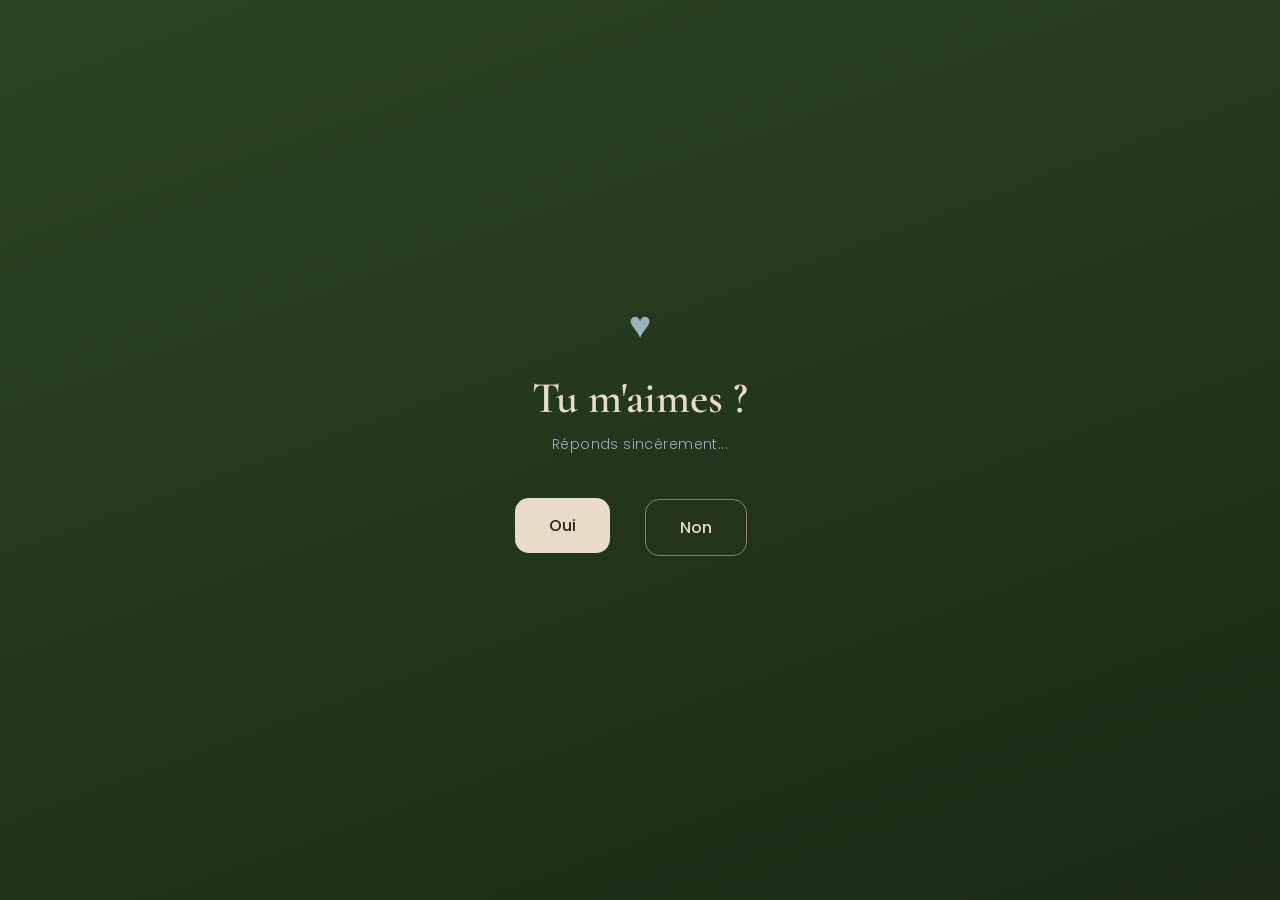
<file: gift-2/index.html>
<!doctype html>
<html lang="fr">
	<head>
		<meta charset="UTF-8" />
		<meta
			name="viewport"
			content="width=device-width, initial-scale=1.0, maximum-scale=1.0, user-scalable=no"
		/>
		<title>Une question pour toi</title>
		<link rel="preconnect" href="https://fonts.googleapis.com" />
		<link rel="preconnect" href="https://fonts.gstatic.com" crossorigin />
		<link
			href="https://fonts.googleapis.com/css2?family=Cormorant+Garamond:ital,wght@0,400;0,500;0,600;1,500&family=Caveat:wght@500;600;700&family=Poppins:wght@300;400;500&display=swap"
			rel="stylesheet"
		/>
		<style>
			:root {
				--purple-bg: #3a2e4d;
				--purple-bg-deep: #251d33;
				--mocha: #8f8078;
				--chocolate: #332417;
				--olive: #e8dcc9;
				--forest: #2c4423;
				--cream: #e8dcc9;
				--beige: #d9c9a8;
				--dusty-blue: #9bb2bd;
			}

			* {
				margin: 0;
				padding: 0;
				box-sizing: border-box;
				-webkit-tap-highlight-color: transparent;
			}

			html,
			body {
				overflow-y: scroll;
			}

			body {
				font-family: "Poppins", sans-serif;
				background: linear-gradient(160deg, var(--forest), #1a2a15);
				color: var(--cream);
				display: flex;
				align-items: center;
				justify-content: center;
				position: relative;
				min-height: 100vh;
				min-height: 100dvh;
			}

			.stage {
				position: relative;
				z-index: 2;
				width: 100%;
				max-width: 480px;
				padding: 32px 24px;
				text-align: center;
			}

			.scene {
				display: none;
			}

			.scene.active {
				display: block;
			}

			.heart-mark {
				font-size: 38px;
				color: var(--dusty-blue);
				margin-bottom: 18px;
				display: inline-block;
			}

			h1 {
				font-family: "Cormorant Garamond", serif;
				font-weight: 600;
				font-size: clamp(30px, 8vw, 44px);
				line-height: 1.25;
				color: var(--cream);
				margin-bottom: 8px;
			}

			.subtitle {
				font-size: 14px;
				font-weight: 300;
				color: var(--dusty-blue);
				letter-spacing: 0.03em;
				margin-bottom: 36px;
			}

			.buttons {
				display: flex;
				gap: 16px;
				justify-content: center;
				align-items: center;
				flex-wrap: wrap;
				position: relative;
				min-height: 70px;
			}

			button {
				font-family: "Poppins", sans-serif;
				font-size: 16px;
				font-weight: 500;
				padding: 15px 34px;
				border-radius: 14px;
				border: none;
				cursor: pointer;
			}

			.btn-yes {
				background: var(--olive);
				color: var(--chocolate);
			}

			.btn-no {
				background: transparent;
				color: var(--cream);
				border: 1.5px solid var(--mocha);
				position: relative;
				transition:
					transform 0.18s ease,
					left 0.18s ease,
					top 0.18s ease;
			}

			.btn-no.escaping {
				position: fixed;
			}

			.no-wrap {
				position: relative;
				height: 54px;
				width: 140px;
			}

			.hint {
				margin-top: 28px;
				font-size: 12.5px;
				color: var(--dusty-blue);
				opacity: 0.8;
				font-weight: 300;
				min-height: 16px;
			}

			.final-heart {
				font-size: 56px;
				margin-bottom: 6px;
				color: var(--dusty-blue);
			}

			.signature {
				font-family: "Caveat", cursive;
				font-weight: 600;
				color: var(--cream);
				font-size: clamp(22px, 6vw, 28px);
				margin-top: 10px;
				line-height: 1.5;
			}

			.final-note {
				font-family: "Cormorant Garamond", serif;
				font-style: italic;
				font-size: clamp(17px, 4.6vw, 20px);
				color: var(--cream);
				line-height: 1.7;
				margin-top: 14px;
				padding: 0 6px;
			}

			@media (max-width: 380px) {
				.buttons {
					gap: 12px;
				}
				button {
					padding: 14px 26px;
					font-size: 15px;
				}
			}

			.continue-btn {
				margin-top: 30px;
				background: transparent;
				color: var(--cream);
				border: 1.5px solid var(--olive);
				padding: 12px 28px;
				font-size: 14px;
			}

			.eyebrow {
				font-size: 12px;
				letter-spacing: 0.12em;
				text-transform: uppercase;
				color: var(--olive);
				font-weight: 500;
				margin-bottom: 6px;
			}

			#scene4 h1 {
				margin-bottom: 30px;
			}

			.carousel {
				position: relative;
			}

			.carousel-track {
				display: flex;
				overflow-x: auto;
				scroll-snap-type: x mandatory;
				gap: 16px;
				padding: 4px 4px 10px 4px;
				-webkit-overflow-scrolling: touch;
				scrollbar-width: none;
			}

			.carousel-track::-webkit-scrollbar {
				display: none;
			}

			.memory-card {
				flex: 0 0 100%;
				scroll-snap-align: center;
				background: var(--beige);
				border-radius: 14px;
				overflow: hidden;
				text-align: left;
			}

			.memory-photo {
				width: 100%;
				aspect-ratio: 4/5;
				background: var(--mocha);
				display: flex;
				align-items: center;
				justify-content: center;
				color: var(--chocolate);
				font-size: 13px;
				font-weight: 300;
				overflow: hidden;
			}

			.screenshot-block {
				margin-bottom: 22px;
			}

			.screenshot-frame {
				width: 100%;
				border-radius: 14px;
				overflow: hidden;
				background: var(--mocha);
			}

			.screenshot-frame img {
				width: 100%;
				display: block;
			}

			.screenshot-caption {
				font-family: "Cormorant Garamond", serif;
				font-style: italic;
				font-size: 14px;
				color: var(--dusty-blue);
				margin-top: 10px;
			}

			.memory-photo img {
				width: 100%;
				height: 100%;
				object-fit: cover;
				display: block;
			}

			.memory-caption {
				padding: 16px 18px 20px 18px;
			}

			.memory-caption .date {
				font-size: 11px;
				color: var(--forest);
				letter-spacing: 0.06em;
				text-transform: uppercase;
				margin-bottom: 5px;
				font-weight: 500;
			}

			.memory-caption p {
				font-family: "Cormorant Garamond", serif;
				font-style: italic;
				font-size: 17px;
				color: var(--chocolate);
				line-height: 1.5;
			}

			.dots {
				display: flex;
				justify-content: center;
				gap: 8px;
				margin-top: 16px;
			}

			.dot {
				width: 7px;
				height: 7px;
				border-radius: 50%;
				background: var(--mocha);
				opacity: 0.5;
			}

			.dot.on {
				opacity: 1;
				background: var(--dusty-blue);
			}

			.swipe-hint {
				margin-top: 14px;
				font-size: 12px;
				color: var(--dusty-blue);
				opacity: 0.7;
				font-weight: 300;
			}

			#scene5 .final-heart {
				font-size: 44px;
			}

			.my-letter {
				font-family: "Cormorant Garamond", serif;
				font-size: clamp(17px, 4.6vw, 20px);
				color: var(--chocolate);
				line-height: 1.5;
				text-align: left;
				padding: 10px 22px;
				background: var(--beige);
				border-radius: 14px;
				height: 500px;
				overflow-y: scroll;
			}

			.secret-btn {
				margin-top: 25px;
				margin-bottom: 30px;
				background: transparent;
				border: 1.5px solid var(--olive);
				color: var(--cream);
				font-size: 14px;
				font-weight: 500;
				padding: 13px 26px;
				border-radius: 14px;
				display: inline-flex;
				align-items: center;
				gap: 8px;
				cursor: pointer;
			}

			.pin-overlay {
				position: fixed;
				inset: 0;
				background: rgba(20, 26, 15, 0.85);
				display: none;
				align-items: center;
				justify-content: center;
				z-index: 10;
				padding: 24px;
			}

			.pin-overlay.open {
				display: flex;
			}

			.pin-box {
				background: var(--beige);
				border-radius: 16px;
				padding: 32px 26px;
				width: 100%;
				max-width: 320px;
				text-align: center;
			}

			.pin-box h2 {
				font-family: "Cormorant Garamond", serif;
				font-size: 22px;
				color: var(--chocolate);
				margin-bottom: 8px;
			}

			.pin-hint {
				font-size: 13px;
				color: var(--forest);
				font-style: italic;
				margin-bottom: 20px;
			}

			.pin-inputs {
				display: flex;
				gap: 10px;
				justify-content: center;
				margin-bottom: 16px;
			}

			.pin-inputs input {
				width: 44px;
				height: 52px;
				text-align: center;
				font-size: 22px;
				border: 1.5px solid var(--mocha);
				border-radius: 10px;
				background: #fff;
				color: var(--chocolate);
				font-family: "Poppins", sans-serif;
			}

			.pin-inputs input:focus {
				outline: none;
				border-color: var(--forest);
			}

			.pin-error {
				font-size: 12.5px;
				color: #a13d3d;
				min-height: 16px;
				margin-bottom: 10px;
			}

			.pin-actions {
				display: flex;
				gap: 10px;
				justify-content: center;
			}

			.pin-confirm {
				background: var(--forest);
				color: var(--cream);
				border: none;
				padding: 11px 24px;
				border-radius: 10px;
				font-size: 14px;
				cursor: pointer;
			}

			.pin-cancel {
				background: transparent;
				color: var(--chocolate);
				border: 1.5px solid var(--mocha);
				padding: 11px 20px;
				border-radius: 10px;
				font-size: 14px;
				cursor: pointer;
			}
		</style>
	</head>
	<body>
		<div class="pin-overlay" id="pinOverlay">
			<div class="pin-box">
				<h2>Code secret</h2>
				<p class="pin-hint">Indice : le jour de notre premier baiser</p>
				<div class="pin-inputs">
					<input type="tel" maxlength="1" inputmode="numeric" id="pin0" />
					<input type="tel" maxlength="1" inputmode="numeric" id="pin1" />
					<input type="tel" maxlength="1" inputmode="numeric" id="pin2" />
					<input type="tel" maxlength="1" inputmode="numeric" id="pin3" />
				</div>
				<p class="pin-error" id="pinError"></p>
				<div class="pin-actions">
					<button class="pin-cancel" onclick="closePin()">Annuler</button>
					<button class="pin-confirm" onclick="checkPin()">Valider</button>
				</div>
			</div>
		</div>

		<div class="stage">
			<section class="scene active" id="scene1">
				<div class="heart-mark">♥</div>
				<h1>Tu m'aimes ?</h1>
				<p class="subtitle">Réponds sincèrement...</p>
				<div class="buttons">
					<button class="btn-yes" onclick="goTo('scene2')">Oui</button>
					<div class="no-wrap">
						<button class="btn-no" id="noBtn1">Non</button>
					</div>
				</div>
				<p class="hint" id="hint1"></p>
			</section>

			<section class="scene" id="scene2">
				<div class="heart-mark">♥</div>
				<h1>Tu es sûre ?</h1>
				<p class="subtitle">Vraiment, vraiment sûre ?</p>
				<div class="buttons">
					<button class="btn-yes" onclick="goTo('scene3')">
						Oui, certaine
					</button>
					<div class="no-wrap">
						<button class="btn-no" id="noBtn2">Non...</button>
					</div>
				</div>
				<p class="hint" id="hint2"></p>
			</section>

			<section class="scene" id="scene3">
				<div class="final-heart">♥</div>
				<h1>Moi aussi je t'aime.</h1>
				<p class="final-note">
					Chaque « oui » que tu viens de me dire, je le garde précieusement dans
					mon cœur. Tes mots, ceux que tu as écrits dans ton dernier long
					message, me sont précieux. Ils m’ont réchauffé le cœur et profondément
					touché. Je veux que tu te souviennes toujours de cela.
				</p>
				<p class="signature">— avec tout mon cœur, ton Rakhat</p>
				<button class="continue-btn" onclick="goTo('scene4')">
					Encore une chose →
				</button>
			</section>

			<section class="scene" id="scene4">
				<p class="eyebrow">Nos souvenirs</p>
				<h1>Quelques instants à nous</h1>

				<div class="carousel">
					<div class="carousel-track" id="carouselTrack">
						<div class="memory-card">
							<div class="memory-photo">
								<img
									src="./1.jpg"
									alt="Souvenir 1"
									onerror="this.parentElement.innerHTML = 'Photo 1 ici'"
								/>
							</div>
							<div class="memory-caption">
								<div class="date">Un bisou</div>
								<p>
									Notre amour est solide comme les fondations des tours Petronas
								</p>
							</div>
						</div>

						<div class="memory-card">
							<div class="memory-photo">
								<img
									src="./2.jpg"
									alt="Souvenir 2"
									onerror="this.parentElement.innerHTML = 'Photo 2 ici'"
								/>
							</div>
							<div class="memory-caption">
								<div class="date">Soirée</div>
								<p>Des promenades chaleureuses jusqu’à tard dans la nuit</p>
							</div>
						</div>

						<div class="memory-card">
							<div class="memory-photo">
								<img
									src="./3.jpg"
									alt="Souvenir 3"
									onerror="this.parentElement.innerHTML = 'Photo 3 ici'"
								/>
							</div>
							<div class="memory-caption">
								<div class="date">Heureux Kazakh</div>
								<p>– Heureuse Française</p>
							</div>
						</div>

						<div class="memory-card">
							<div class="memory-photo">
								<img
									src="./5.jpg"
									alt="Souvenir 4"
									onerror="this.parentElement.innerHTML = 'Photo 4 ici'"
								/>
							</div>
							<div class="memory-caption">
								<div class="date">Un couple international heureux</div>
								<p>Un garçon d’Asie, une fille d’Europe</p>
							</div>
						</div>
					</div>

					<div class="dots" id="dots"></div>
					<p class="swipe-hint">← glisse pour voir la suite →</p>
				</div>

				<button class="continue-btn" onclick="goTo('scene5')">
					Une dernière chose →
				</button>
			</section>

			<section class="scene" id="scene5">
				<div class="final-heart">♥</div>
				<p class="eyebrow">Pour toi</p>

				<div class="screenshot-block">
					<div class="screenshot-frame">
						<img
							src="./Screenshot 2026-08-29 at 22.13.20.png"
							alt="Souvenir"
							onerror="this.parentElement.innerHTML = 'Capture d\'écran ici'"
						/>
					</div>
					<p class="screenshot-caption">
						Ce sont ces mots sincères qui ont fait fondre ma douleur.
					</p>
				</div>

				<div class="my-letter">
					J’aime beaucoup les mots que tu as écrits dans ton dernier long
					message. J’y vois de la sincérité, une sincérité véritable, et non pas
					de simples paroles vides. Je suis certain que toi aussi, tu as
					peut-être déjà ressenti cette peur que je puisse, en secret, flirter
					avec une autre fille. Et j’aimerais graver une chose dans ton esprit,
					une fois pour toutes. Premièrement, je ne veux pas être un salaud qui,
					par faiblesse ou par simple envie, se laisse guider par ses pulsions.
					Deuxièmement, j’ai demandé à tous mes amis de se détourner de moi si
					jamais je commençais ne serait-ce qu’un peu à flirter avec une autre
					fille. Et ma réputation compte énormément pour moi. Pour un homme
					kazakh, tromper sa partenaire est une véritable honte, parce que dans
					notre culture, la fidélité est profondément respectée. Dans le cas
					contraire, un homme qui trompe devient presque infréquentable, voire
					un paria. J’ai vu de mes propres yeux les larmes d’un ami après avoir
					été trompé. C’est extrêmement douloureux, et je ne veux jamais que tu
					ressentes ce genre d’émotions à cause de moi. Je suis guidé par la
					raison et par mes valeurs, pas par mes pulsions. Alors je veux que tu
					arrêtes de te faire du mal en pensant à cette possibilité. Je te suis
					fidèle comme le cheval l’est au guerrier des steppes. Je te le
					promets. D’ailleurs, pendant mon séjour à Astana, je ressentais
					exactement les mêmes émotions que toi pendant l’Espagne, mais je
					n’arrivais pas vraiment à te les expliquer. Maintenant que tu as
					toi-même vécu cette situation, je comprends parfaitement ce que tu
					voulais dire concernant le cadeau. Alors ne t’inquiète pas pour ça. Ça
					m’a profondément touché de lire que je t’inspire. Ces mots ont
					énormément de valeur pour moi. Le fait que tu aies vu tout cela en moi
					me rend heureux. Je veux entendre ce genre de mots d’une seule fille :
					de toi, et de personne d’autre. Et cela me suffira. J’aime voir les
					résultats de tous les efforts que j’ai faits ces dernières années,
					mais je sais aussi qu’il me reste encore beaucoup à accomplir et que
					j’ai encore beaucoup à apprendre et à améliorer en moi. Honnêtement,
					j’ai toujours rêvé d’une fille intelligente, fidèle, saine, bien
					élevée et avec de belles valeurs. Je pense que j’ai fait le bon choix
					et que je ne me suis pas trompé. Je t’aime, Iru. ❤️
				</div>
				<p class="signature">— Rakhat</p>
				<button class="secret-btn" onclick="openPin()">
					🔒 Surprise secrète
				</button>
			</section>
		</div>

		<script>
			const dodgeMessages = [
				"Essaie encore...",
				"Non n'est pas une option ici 😊",
				"Le bouton fuit, comme tes doutes",
				"Tu ne peux pas m'échapper",
				"Allez, sois honnête...",
			];

			function goTo(id) {
				document
					.querySelectorAll(".scene")
					.forEach((s) => s.classList.remove("active"));
				document.getElementById(id).classList.add("active");
			}

			function setupDodge(btn, hintEl) {
				let hintIndex = 0;
				let isEscaping = false;

				function moveButton(clientX, clientY) {
					const btnRect = btn.getBoundingClientRect();
					const margin = 20;
					const maxX = window.innerWidth - btnRect.width - margin;
					const maxY = window.innerHeight - btnRect.height - margin;

					let newX = Math.random() * (maxX - margin) + margin;
					let newY = Math.random() * (maxY - margin) + margin;

					if (clientX !== undefined) {
						const dx = Math.abs(newX - clientX);
						const dy = Math.abs(newY - clientY);
						if (dx < 100 && dy < 100) {
							newX = (newX + 180) % maxX;
						}
					}

					if (!isEscaping) {
						isEscaping = true;
						btn.classList.add("escaping");
					}

					btn.style.left = newX + "px";
					btn.style.top = newY + "px";

					if (hintEl) {
						hintEl.textContent =
							dodgeMessages[hintIndex % dodgeMessages.length];
						hintIndex++;
					}
				}

				btn.addEventListener("mouseenter", (e) => {
					moveButton(e.clientX, e.clientY);
				});

				btn.addEventListener(
					"touchstart",
					(e) => {
						e.preventDefault();
						const touch = e.touches[0];
						moveButton(touch.clientX, touch.clientY);
					},
					{ passive: false },
				);

				btn.addEventListener("click", (e) => {
					e.preventDefault();
					moveButton(e.clientX, e.clientY);
				});
			}

			setupDodge(
				document.getElementById("noBtn1"),
				document.getElementById("hint1"),
			);
			setupDodge(
				document.getElementById("noBtn2"),
				document.getElementById("hint2"),
			);

			function setupCarousel() {
				const track = document.getElementById("carouselTrack");
				const dotsWrap = document.getElementById("dots");
				const cards = track.querySelectorAll(".memory-card");

				cards.forEach((_, i) => {
					const d = document.createElement("div");
					d.className = "dot" + (i === 0 ? " on" : "");
					dotsWrap.appendChild(d);
				});

				const dots = dotsWrap.querySelectorAll(".dot");

				track.addEventListener("scroll", () => {
					const index = Math.round(track.scrollLeft / track.clientWidth);
					dots.forEach((d, i) => d.classList.toggle("on", i === index));
				});
			}
			setupCarousel();

			const SECRET_PIN = "1003";
			const SECRET_URL = "https://youtu.be/U-C3hIgkHzw?si=Nlg_FJCsT04lsmef";

			const pinInputs = [
				document.getElementById("pin0"),
				document.getElementById("pin1"),
				document.getElementById("pin2"),
				document.getElementById("pin3"),
			];
			const pinOverlay = document.getElementById("pinOverlay");
			const pinError = document.getElementById("pinError");

			function openPin() {
				pinOverlay.classList.add("open");
				pinInputs.forEach((i) => (i.value = ""));
				pinError.textContent = "";
				pinInputs[0].focus();
			}

			function closePin() {
				pinOverlay.classList.remove("open");
			}

			pinInputs.forEach((input, idx) => {
				input.addEventListener("input", () => {
					input.value = input.value.replace(/[^0-9]/g, "");
					if (input.value && idx < pinInputs.length - 1) {
						pinInputs[idx + 1].focus();
					}
				});
				input.addEventListener("keydown", (e) => {
					if (e.key === "Backspace" && !input.value && idx > 0) {
						pinInputs[idx - 1].focus();
					}
					if (e.key === "Enter") {
						checkPin();
					}
				});
			});

			function checkPin() {
				const entered = pinInputs.map((i) => i.value).join("");
				if (entered.length < 4) {
					pinError.textContent = "Entre les 4 chiffres.";
					return;
				}
				if (entered === SECRET_PIN) {
					window.open(SECRET_URL, "_blank");
					closePin();
				} else {
					pinError.textContent = "Ce n'est pas le bon code...";
					pinInputs.forEach((i) => (i.value = ""));
					pinInputs[0].focus();
				}
			}
		</script>
	</body>
</html>
</file>
<file: src/style.css>
*{padding: 0;margin: 0;border: 0;}
*,*:before,*:after{-webkit-box-sizing: border-box;box-sizing: border-box;}
:focus,:active{outline: none;}
a:focus,a:active{outline: none;}
nav,footer,header,aside{display: block;}
html,body{
    height:100%;width:100%;
    font-size:100%;line-height:1;-ms-text-size-adjust:100%;-moz-text-size-adjust:100%;-webkit-text-size-adjust:100%;}
input,button,textarea{font-family:inherit;}
input::-ms-clear{display: none;}
button{cursor: pointer;}
button::-moz-focus-inner{padding:0;border:0;}
a,a:visited{text-decoration: none;}
a:hover{text-decoration: none;}
ul li{list-style: none;}
img{vertical-align: top;}
h1,h2,h3,h4,h5,h6{font-size:inherit;font-weight: inherit;}
a{color:inherit;}



body {
    font-family: "Montserrat",SansSerif;
    color: black;
}

body.overflow {
    overflow: hidden;
}



.layout {
    display: -webkit-box;
    display: -ms-flexbox;
    display: flex;
    min-height: 100vh;
}

.sidebar {
    padding: 40px 24px 40px 0;
    -ms-flex-negative: 0;
    flex-shrink: 0;
    background-color: #B8A6D9;
}



.content {
    -webkit-box-flex: 1;
    -ms-flex-positive: 1;
    flex-grow: 1;
    background-color: #D4C7EA;
}

.container {
    display: -webkit-box;
    display: -ms-flexbox;
    display: flex;
    -webkit-box-orient: vertical;
    -webkit-box-direction: normal;
    -ms-flex-direction: column;
    flex-direction: column;
    -webkit-box-pack: center;
    -ms-flex-pack: center;
    justify-content: center;
    -webkit-box-align: center;
    -ms-flex-align: center;
    align-items: center;
    padding: 150px 60px 80px 60px;
}


.logo {
    margin-left: 60px;
    margin-bottom: 60px;
}

.sidebar__user {
    background-color: #F4F4F4;
    padding: 20px 30px;
    margin-left: 60px;
    margin-bottom: 100px;
    border-radius: 8px;
    border: 1px solid #DADEC9;
}

.sidebar__name {
    color:#161814;
    font-size: 18px;
    font-weight: 500;
    margin-bottom: 6px;
}

.sidebar__text {
    color: #AFB1A7;
    font-size: 13px;
    font-weight: 400;
    line-height: 130%; /* 16.9px */
}

.sidebar__item {
    width: 372px;
}

.sidebar__button {
    display: -webkit-box;
    display: -ms-flexbox;
    display: flex;
    -webkit-box-align: center;
    -ms-flex-align: center;
    align-items: center;
    gap: 10px;
    padding: 20px 60px;
    margin-bottom: 12px;
    border-radius: 0px 100px 100px 0px;
    -webkit-transition: all .5s;
    -o-transition: all .5s;
    transition: all .5s;
    cursor: pointer;
    width: 90%;
    color:#161814;
    font-size: 16px;
    font-weight: 500;
}

.sidebar__button.active , .sidebar__button:hover {
    width: 100%;
    background-color: #D4C7EA;
}


.content__title {
    font-family: "Cormorant Garamond", Georgia, serif;
  font-style: italic;
  font-size: 56px;
  color: #3C2A55;
  text-align: center;
  margin-bottom: 40px;
  letter-spacing: 0.5px;
}

.content__list {
    display: -webkit-box;
    display: -ms-flexbox;
    display: flex;
    -webkit-box-align: center;
    -ms-flex-align: center;
    align-items: center;
    -ms-flex-wrap: wrap;
    flex-wrap: wrap;
    gap: 20px;
}



.content__list-item  {
    cursor: pointer;
    padding: 12px 18px;
    background-color: #fff;
    border-radius: 10px;
    border: 1px solid #DADEC9;
    -webkit-transition: all .3s;
    -o-transition: all .3s;
    transition: all .3s;
}

.content__list-item:hover,.content__list-diplom:hover {
    background-color: #B79FD9;
}

li a {
    padding: 12px 18px;

}


.content__list-diplom {
    -webkit-transition: all .3s;
    -o-transition: all .3s;
    transition: all .3s;
    display: inline-block;
    padding: 12px 18px;
    background-color: #fff;
    border-radius: 10px;
    border: 1px solid #DADEC9;
}

.content__decor {
    display: -webkit-box;
    display: -ms-flexbox;
    display: flex;
    -webkit-box-align: center;
    -ms-flex-align: center;
    align-items: center;
}

.content__decor-text {
    color:#BEDD44;
    font-size: 36px;
    font-weight: 700;
    line-height: 110%; /* 39.6px */
}

.content__block {
    max-width: 1200px;
}

.content__block.hidden {
    display: none;
}

.content__decor-img img{
    width: 100%;
}

.burger {
    display: none;
    padding: 5px;
    position: fixed;
    top: 3%;
    right: 7%;
    width: 40px;
    height: 40px;
    background-color: #D4C7EA;
    border-radius: 50%;
    z-index: 10;
    border: 1px solid #6B4E71;
}


@media (max-width: 768px) {
    .burger {
        display: block;
    }

    .sidebar {
        -webkit-transition: all .3s;
        -o-transition: all .3s;
        transition: all .3s;
        -webkit-transform: translateX(-100%);
        -ms-transform: translateX(-100%);
        transform: translateX(-100%);
        position: fixed;
        top: 0;
        left: 0;
        bottom: 0;
        z-index: 5;
    }

    .sidebar.show {
        -webkit-transform: translateX(0%);
        -ms-transform: translateX(0%);
        transform: translateX(0%);
    }

    .overlay {
        opacity: 0;
        pointer-events: none;
        -webkit-transition: all .3s;
        -o-transition: all .3s;
        transition: all .3s;
        position: absolute;
        top: 0;
        right: 0;
        left: 0;
        bottom: 0;
        z-index: 3;
        background-color: #000000e0;
    }

    .overlay.show {
        opacity: 1;
        pointer-events: all;
    }

    .container {
        padding: 40px 20px;
        min-height: 100%;
    }

    .content__decor {
        margin-top: 20px;
        -webkit-box-orient: vertical;
        -webkit-box-direction: normal;
        -ms-flex-direction: column;
        flex-direction: column;
    }
}

@media (max-width: 400px) {
    .sidebar__user {
        margin-left: 0;
    }
}


/* ---------- theme switch (dark is the default, the sun/moon button switches to the original light palette) ---------- */
.theme{position:fixed;top:16px;right:20px;z-index:11;width:44px;height:44px;border-radius:50%;display:flex;align-items:center;justify-content:center;padding:0;cursor:pointer;background-color:#fff;border:1px solid #6B4E71;color:#3C2A55;-webkit-tap-highlight-color:transparent}
.theme:focus-visible{outline:3px solid #6B4E71;outline-offset:3px}
.theme svg{width:20px;height:20px;fill:none;stroke:currentColor;stroke-width:1.8;stroke-linecap:round;stroke-linejoin:round}
.theme .sun{display:none}
html[data-theme="dark"] .theme .sun{display:block}
html[data-theme="dark"] .theme .moon{display:none}
@media (max-width: 768px){.theme{top:calc(3% - 2px);right:calc(7% + 52px)}}

html[data-theme="dark"]{color-scheme:dark}
html[data-theme="dark"] body{color:#F1E3EA;background:#1A1727}
html[data-theme="dark"] .sidebar{background-color:#1C1424}
html[data-theme="dark"] .content{background:linear-gradient(165deg,#21161F 0%,#261B2E 45%,#1A1727 100%)}
html[data-theme="dark"] .sidebar__user{background-color:#2D2132;border-color:rgba(242,168,190,.32)}
html[data-theme="dark"] .sidebar__name{color:#F1E3EA}
html[data-theme="dark"] .sidebar__text{color:#BBA5B2}
html[data-theme="dark"] .sidebar__button{color:#F1E3EA}
html[data-theme="dark"] .sidebar__button.active,html[data-theme="dark"] .sidebar__button:hover{background-color:#3A2A44}
html[data-theme="dark"] .content__title{color:#F2A8BE}
html[data-theme="dark"] .content__list-item,html[data-theme="dark"] .content__list-diplom{background-color:#2D2132;border-color:rgba(242,168,190,.28);color:#F1E3EA}
html[data-theme="dark"] .content__list-item:hover,html[data-theme="dark"] .content__list-diplom:hover{background-color:#4A2E55}
html[data-theme="dark"] .burger{background-color:#2D2132;border-color:rgba(242,168,190,.5)}
html[data-theme="dark"] .burger path{stroke:#F1E3EA}
html[data-theme="dark"] .theme{background-color:#2D2132;border-color:rgba(242,168,190,.5);color:#F2A8BE}
html[data-theme="dark"] .story-section{background:transparent}
html[data-theme="dark"] .story-title{color:#F2A8BE}
html[data-theme="dark"] .story-subtitle,html[data-theme="dark"] .counter-label,html[data-theme="dark"] .counter-unit-label,html[data-theme="dark"] .entry-date{color:#BBA5B2}
html[data-theme="dark"] .counter-number{color:#F2A8BE}
html[data-theme="dark"] .counter-card{border-bottom-color:rgba(242,168,190,.3)}
html[data-theme="dark"] .timeline::before{background:rgba(242,168,190,.4)}
html[data-theme="dark"] .entry::before{background:#F2A8BE}
html[data-theme="dark"] .entry-text{color:#F1E3EA}
html[data-theme="dark"] .sidebar__button{background-color:transparent}
@media (max-width: 768px){.container{padding-top:84px}}
</file>
<file: 6-month-anniversary/css/style.css>
:root{
    --pink-1: #fff0f5;
    --pink-2: #ffd6e0;
    --pink-3: #ff9db8;
    --accent: #d63384;
    --bg1: #ffeef6;
    --bg2: #ffd4e6;
  }

  /* Reset ligero */
  *{box-sizing:border-box}
  body{
    margin:0;
    font-family: "Poppins", system-ui, -apple-system, "Segoe UI", Roboto, "Helvetica Neue", Arial;
    background: linear-gradient(135deg,var(--bg1),var(--bg2));
    color:var(--accent);
    -webkit-font-smoothing:antialiased;
    -moz-osx-font-smoothing:grayscale;
    text-align:center;
    min-height:100vh;
    overflow-x:hidden;
    padding-bottom:120px;
  }

  h1{
    margin:40px 15px 8px;
    font-size:2.4rem;
    text-shadow: 0 2px 6px rgba(255,255,255,0.6);
  }

  .container{
    display:flex;
    flex-wrap:wrap;
    gap:85px;
    justify-content:center;
    align-items:flex-start;
    padding:60px;
    max-width:1200px;
    margin:0 auto;
  }

  .envelope-wrap{
    width:300px;
    height:200px;
    perspective:1000px;
    cursor:pointer;
  }

  .envelope{
    position:relative;
    width:100%;
    height:100%;
    transform-style:preserve-3d;
  }

  .body{
    position:absolute;
    inset:0;
    background: linear-gradient(180deg,var(--pink-2),#ffe7f0);
    border-radius:12px;
    box-shadow: 0 8px 18px rgba(0,0,0,0.12);
    overflow:hidden;
  }

  .flap{
    position:absolute;
    top:0;
    left:0;
    width:100%;
    height:62%;
    background: linear-gradient(180deg,var(--pink-3),#ff7aa7);
    clip-path: polygon(0 0, 50% 100%, 100% 0);
    transform-origin: top center;
    transform: rotateX(0deg);
    transition: transform 0.7s cubic-bezier(.2,.9,.3,1);
    z-index:3;
  }

  .flap::after{
    content:"";
    position:absolute;
    left:10%;
    right:10%;
    bottom:8%;
    height:3px;
    background: rgba(255,255,255,0.25);
    border-radius:2px;
  }

  .paper{
    position:absolute;
    left:8px;
    right:8px;
    bottom:-110%;
    height:calc(100% - 14px);
    background: var(--pink-1);
    border-radius:10px;
    padding:14px;
    box-shadow: 0 6px 14px rgba(0,0,0,0.08);
    color:#9e1453;
    overflow:auto;
    transition: bottom 0.9s cubic-bezier(.2,.9,.3,1), opacity 0.6s;
    opacity:0;
    text-align:left;
    line-height:1.6;
  }

  .envelope-wrap.open .flap{
    transform: rotateX(-180deg);
  }
  .envelope-wrap.open .paper{
    bottom:8px;
    opacity:1;
  }

  .paper img{
    width:100%;
    height:auto;
    display:block;
    border-radius:8px;
    margin-bottom:10px;
  }

  .front-label{
    position:absolute;
    left:16px;
    top:16px;
    font-weight:700;
    color:white;
    text-shadow:0 2px 6px rgba(0,0,0,0.15);
    z-index:2;
    font-size:1.05rem;
  }

  .envelope-label{
    max-width:900px;
    padding:0px 10px;
    font-size:1.15rem;
  }

  .hearts{
    position:fixed;
    inset:0;
    pointer-events:none;
    z-index:1;
  }

  .heart{
    position:absolute;
    font-size:18px;
    opacity:0.9;
    animation: floaty linear infinite;
    transform:translateY(0);
  }
  @keyframes floaty{
    0%{ transform: translateY(110vh) scale(0.6); opacity:0; }
    15%{ opacity:1; }
    100%{ transform: translateY(-10vh) scale(1.1); opacity:0;}
  }

  /* --- CTA button under the envelopes --- */
  .cta-wrap{
    position:relative;
    z-index:2;
    margin:20px auto 10px;
    padding:0 20px;
  }

  .cta-button{
    display:inline-block;
    text-decoration:none;
    font-family:inherit;
    font-weight:600;
    font-size:1.15rem;
    letter-spacing:0.2px;
    color:#fff;
    background:linear-gradient(180deg,var(--pink-3),#ff5f96);
    padding:16px 42px;
    border-radius:999px;
    box-shadow:
      0 10px 22px rgba(214,51,132,0.35),
      inset 0 1px 0 rgba(255,255,255,0.5);
    transition: transform 0.25s cubic-bezier(.2,.9,.3,1), box-shadow 0.25s ease;
  }

  .cta-button:hover{
    transform: translateY(-3px) scale(1.03);
    box-shadow:
      0 14px 26px rgba(214,51,132,0.45),
      inset 0 1px 0 rgba(255,255,255,0.6);
  }

  .cta-button:active{
    transform: translateY(0) scale(0.98);
    box-shadow:
      0 6px 14px rgba(214,51,132,0.35),
      inset 0 1px 0 rgba(255,255,255,0.4);
  }

  .footer-text{
    margin:70px auto;
    max-width:900px;
    padding:12px 22px;
    font-size:1.15rem;
    color:#b41359;
  }
  .signature{
    margin:10px;
    font-weight:700;
    color:#8b0f46;
  }

  .welcome{
    position:fixed;
    inset:0;
    background: radial-gradient(circle at center,#ffb6c1 0%, #ff9bb7 50%, #ff7aa7 100%);
    display:flex;
    align-items:center;
    justify-content:center;
    flex-direction:column;
    z-index:60;
    color:white;
    animation: welcomeHide 2s forwards;
    animation-delay:3.8s;
  }
  .welcome h2{ font-size:2.2rem; margin:0 6px; text-shadow:0 6px 18px rgba(0,0,0,0.2); }
  .welcome p{ opacity:0.95; margin-top:10px; font-size:1rem; }

  @keyframes welcomeHide {
    to{ opacity:0; visibility:hidden; transform:scale(1.02); }
  }

  .paper::-webkit-scrollbar{ width:8px; }
  .paper::-webkit-scrollbar-thumb{ background:linear-gradient(180deg,#ff9db8,#ffb6d0); border-radius:8px; }

  @media (max-width:720px){
    .container{ gap:75px; padding :20px; }
    .envelope-wrap{ width:70vw; height:170px; }
    .paper{ padding:8px; font-size:0.95rem; }
    .envelope-label{font-size:0.95rem;}
    .footer-text{margin:60px auto;}
    h1{font-size: 1.40rem;}
    .cta-button{ font-size:1rem; padding:14px 32px; }
  }
</file>
